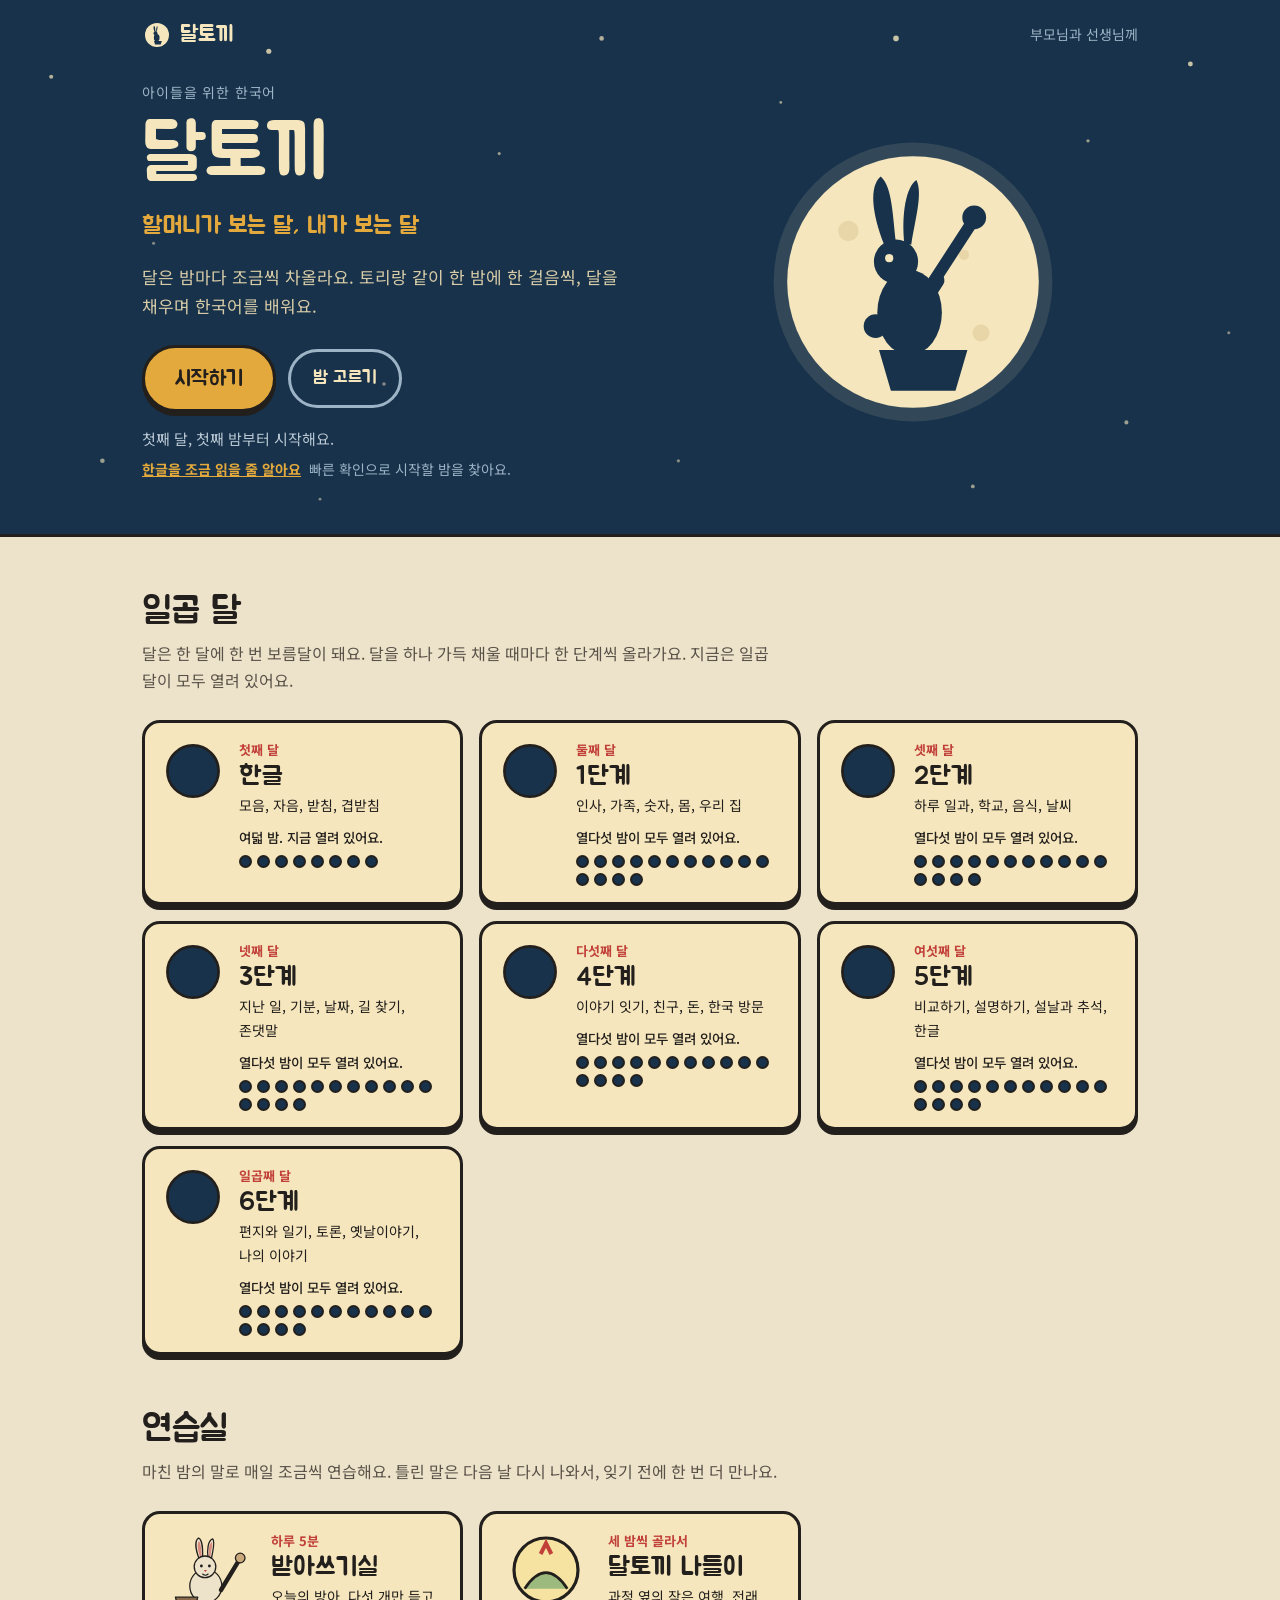
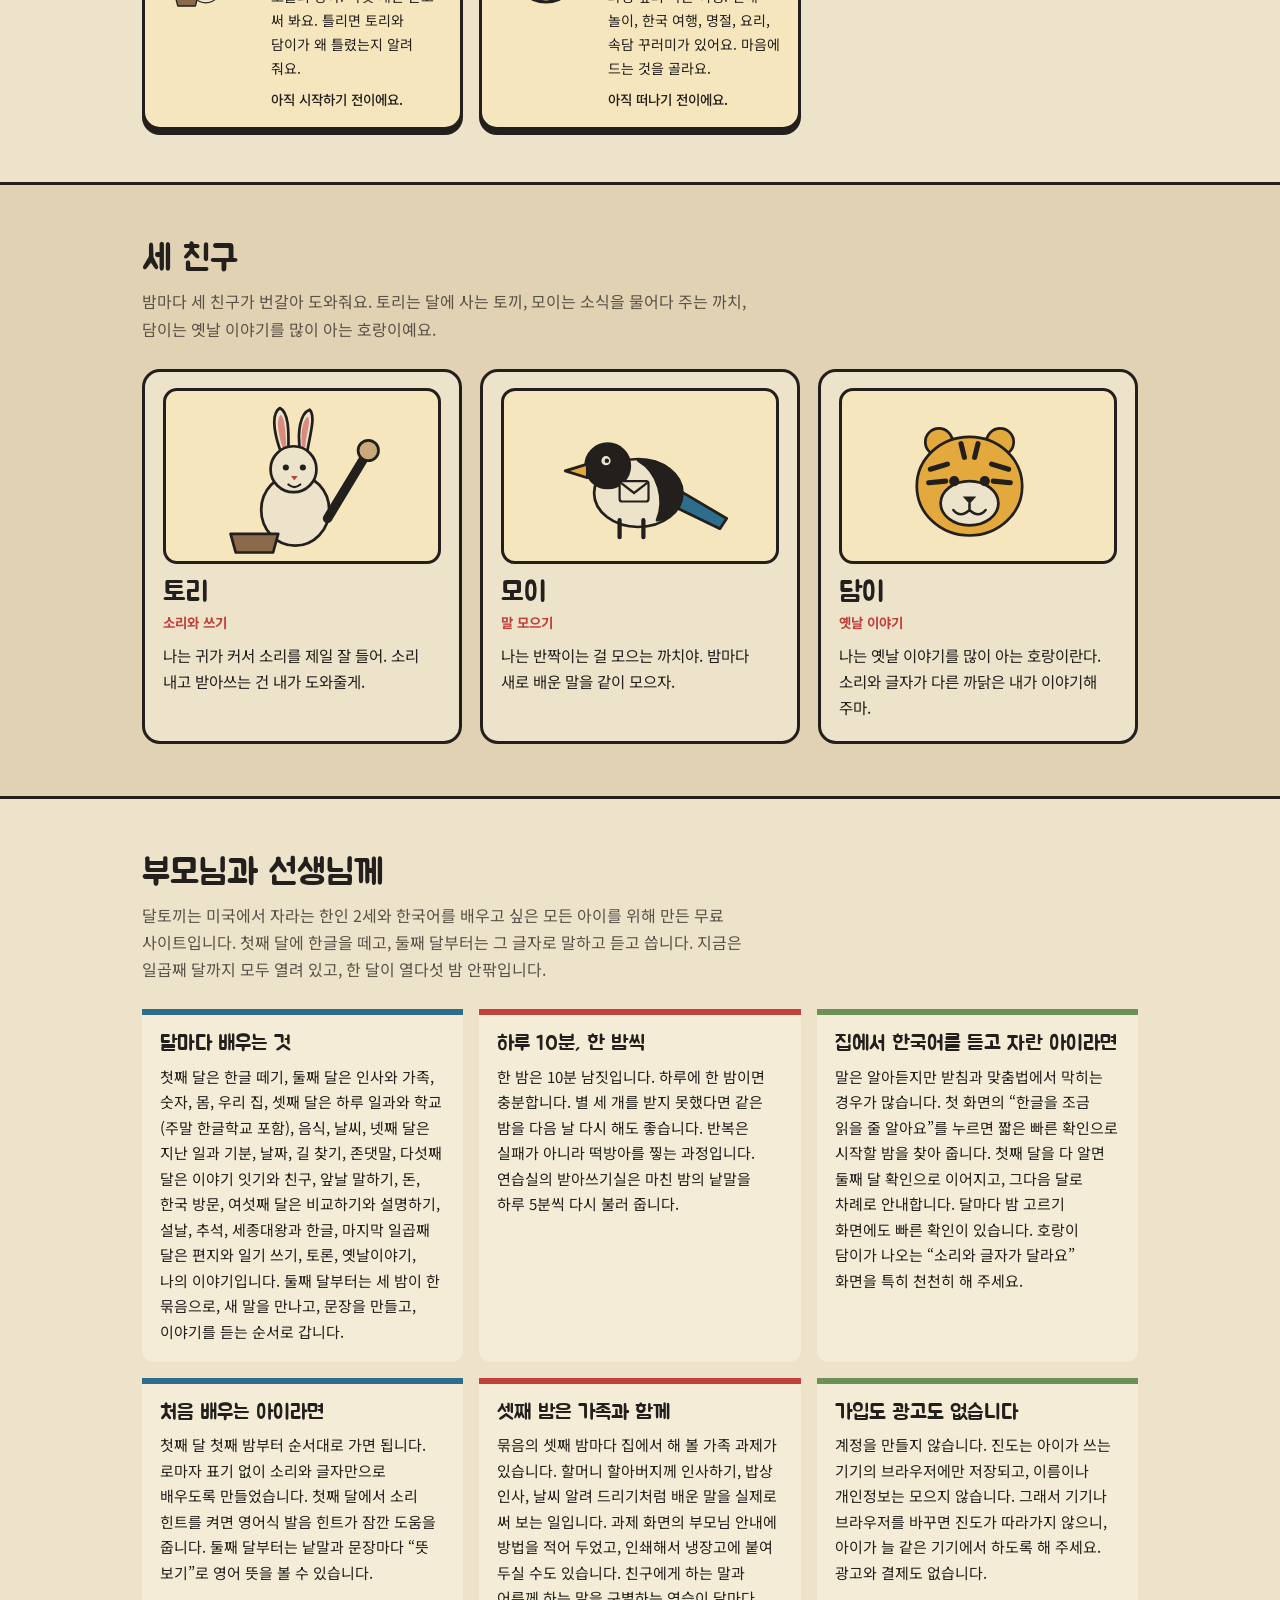
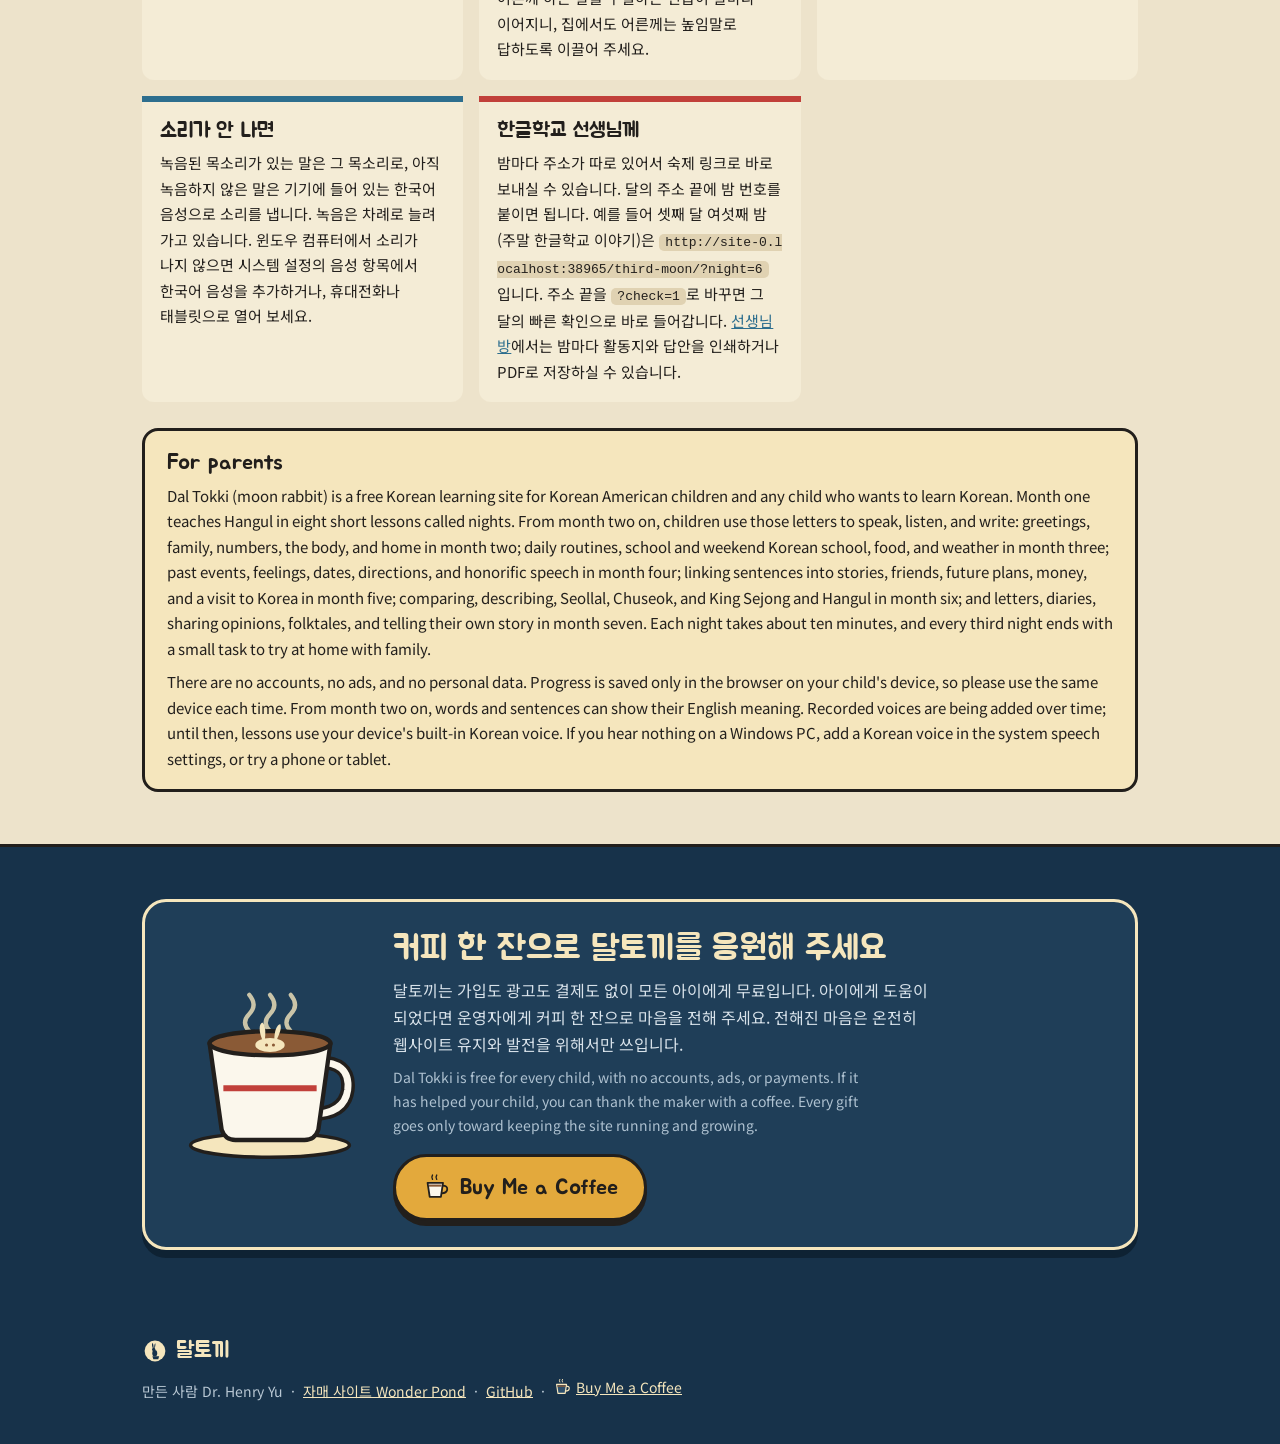
<file: index.html>
<!DOCTYPE html>
<html lang="ko">
<head>
<meta charset="utf-8">
<meta name="viewport" content="width=device-width, initial-scale=1">
<title>달토끼 - 아이들을 위한 한국어</title>
<meta name="description" content="달토끼는 한인 2세와 한국어를 배우고 싶은 아이들을 위한 무료 한국어 학습 사이트입니다. 한글 첫 달의 여덟 밤으로 모음부터 겹받침까지 한글 떼기를 합니다. 광고 없음, 가입 없음.">
<meta property="og:title" content="달토끼 - 아이들을 위한 한국어">
<meta property="og:description" content="달이 차오르듯 밤마다 조금씩, 한국어를 배워요. 무료, 광고 없음, 가입 없음.">
<meta property="og:type" content="website">
<meta property="og:locale" content="ko_KR">
<link rel="icon" href="data:image/svg+xml,%3Csvg%20xmlns='http://www.w3.org/2000/svg'%20viewBox='0%200%20200%20200'%3E%3Ccircle%20cx='100'%20cy='100'%20r='96'%20fill='%2317324A'/%3E%3Ccircle%20cx='100'%20cy='100'%20r='74'%20fill='%23F5E6BD'/%3E%3Cg%20fill='%2317324A'%3E%3Cpath%20d='M80%20140%20L132%20140%20L125%20164%20L87%20164%20Z'/%3E%3Cellipse%20cx='98'%20cy='118'%20rx='19'%20ry='25'/%3E%3Ccircle%20cx='90'%20cy='88'%20r='13'/%3E%3Cpath%20d='M83%2078%20C76%2060%2074%2044%2081%2038%20C88%2044%2088%2062%2090%2077%20Z'/%3E%3Cpath%20d='M95%2078%20C93%2060%2096%2044%20102%2040%20C106%2048%20101%2064%2099%2078%20Z'/%3E%3C/g%3E%3C/svg%3E">
<link rel="preconnect" href="https://fonts.googleapis.com">
<link rel="preconnect" href="https://fonts.gstatic.com" crossorigin>
<link href="https://fonts.googleapis.com/css2?family=Jua&family=Noto+Sans+KR:wght@400;500;700&display=swap" rel="stylesheet">
<style>
:root{
  --meok:#221F1C; --hanji:#EDE3CB; --hanji-deep:#E0D2B2;
  --gamcheong:#17324A; --byeok:#2D6E8E; --juhong:#C1403A;
  --hwang:#E3A93C; --ssuk:#6E8F58; --dalbit:#F5E6BD;
  --display:'Jua',sans-serif; --text:'Noto Sans KR',sans-serif;
}
*{box-sizing:border-box}
html{scroll-behavior:smooth}
body{word-break:keep-all;overflow-wrap:anywhere;margin:0;background:var(--hanji);color:var(--meok);font-family:var(--text);line-height:1.7}
a{color:var(--byeok)}
a:focus-visible,button:focus-visible{outline:3px solid var(--hwang);outline-offset:3px}
.wrap{max-width:1040px;margin:0 auto;padding:0 22px}
h1,h2,h3{font-family:var(--display);font-weight:400;line-height:1.25}

/* 밤하늘 */
.sky{background:var(--gamcheong);color:var(--dalbit);position:relative;overflow:hidden;
  border-bottom:3px solid var(--meok)}
.sky .stars{position:absolute;inset:0;pointer-events:none}
.top{display:flex;align-items:center;justify-content:space-between;padding-top:16px;position:relative}
.brand{display:flex;align-items:center;gap:8px;color:var(--dalbit);text-decoration:none;
  font-family:var(--display);font-size:22px}
.top a.plink{color:#9DB4C6;font-size:14px;text-decoration:none}
.top a.plink:hover{color:var(--dalbit)}
.hero{display:grid;grid-template-columns:1.15fr 1fr;gap:28px;align-items:center;
  padding-top:28px;padding-bottom:52px;position:relative}
.kicker{margin:0;font-size:14px;color:#9DB4C6;letter-spacing:.06em}
.hero h1{font-size:76px;margin:2px 0 0;color:var(--dalbit)}
.slogan{font-family:var(--display);font-size:24px;color:var(--hwang);margin:4px 0 16px}
.hero .lede{font-size:17px;color:#D8CCA8;max-width:34em;margin:0 0 24px}
.cta{display:flex;gap:12px;flex-wrap:wrap;align-items:center}
.btn{font-family:var(--display);font-size:21px;padding:13px 30px;border-radius:999px;
  border:3px solid var(--meok);background:var(--hwang);color:var(--meok);text-decoration:none;
  display:inline-block;box-shadow:0 4px 0 var(--meok);transition:transform .1s, box-shadow .1s}
.btn:hover{transform:translateY(-2px);box-shadow:0 6px 0 var(--meok)}
.btn:active{transform:translateY(2px);box-shadow:0 2px 0 var(--meok)}
.btn.ghost{background:transparent;color:var(--dalbit);border-color:#9DB4C6;box-shadow:none;font-size:18px;padding:11px 22px}
.btn.ghost:hover{border-color:var(--dalbit);transform:none}
.cta-note{margin:14px 0 0;font-size:15px;color:#B9C8D4;min-height:1.5em}
.checklink{margin:6px 0 0;font-size:14px;color:#9DB4C6}
.checklink a{color:var(--hwang);font-weight:700}
.hero-art{display:flex;justify-content:center}
.hero-art svg{width:100%;max-width:340px;height:auto;display:block}
.pestle{transform-box:view-box;animation:pound .5s ease-in-out .6s 4}
@keyframes pound{0%,100%{transform:translate(0,0)}50%{transform:translate(-5px,8px)}}

/* 섹션 공통 */
section{padding:52px 0}
section h2{font-size:36px;margin:0 0 6px}
.sec-lede{margin:0 0 26px;color:#5A5248;max-width:40em;font-size:16px}

/* 일곱 달 */
.month-grid{display:grid;grid-template-columns:repeat(auto-fill,minmax(250px,1fr));gap:16px}
.month{display:flex;gap:14px;align-items:flex-start;border:3px solid var(--meok);border-radius:18px;
  padding:16px;background:var(--dalbit);text-decoration:none;color:var(--meok);position:relative}
a.month{box-shadow:0 5px 0 var(--meok);transition:transform .1s, box-shadow .1s}
a.month:hover{transform:translateY(-3px);box-shadow:0 8px 0 var(--meok)}
.month.locked{background:var(--hanji-deep);border-style:dashed;border-color:#8C7F63;color:#5A5248}
.month .mm{flex:0 0 64px}
.month .mm svg{display:block;width:64px;height:64px}
.month.locked .mm svg{opacity:1}
.mlabel{display:block;font-size:13px;font-weight:700;color:var(--juhong)}
.month.locked .mlabel{color:#8C7F63}
.month b{display:block;font-family:var(--display);font-weight:400;font-size:26px;line-height:1.2}
.topics{display:block;font-size:14px;margin-top:2px}
.status{display:block;font-size:13.5px;margin-top:8px;font-weight:500}
.soon{display:inline-block;margin-top:8px;font-size:12px;border:2px solid #8C7F63;border-radius:999px;padding:0 10px}
.nights{display:flex;flex-wrap:wrap;gap:5px;margin-top:6px}
.nights i{width:13px;height:13px;border-radius:50%;border:2px solid var(--meok);background:var(--gamcheong)}
.nights i.on{background:var(--hwang)}
.nights i.pass{background:var(--dalbit)}

.rooms{padding-top:0}
.room-grid{display:grid;grid-template-columns:repeat(auto-fill,minmax(300px,1fr));gap:16px}
.room .mm{flex:0 0 96px}
.room .mm svg{display:block;width:96px;height:80px}

/* 세 친구 */
.friends{background:var(--hanji-deep);border-top:3px solid var(--meok);border-bottom:3px solid var(--meok)}
.cast{display:grid;grid-template-columns:repeat(3,1fr);gap:18px}
.friend{background:var(--hanji);border:3px solid var(--meok);border-radius:18px;padding:16px 18px 20px}
.friend .fig{background:var(--dalbit);border:3px solid var(--meok);border-radius:14px;margin-bottom:12px}
.friend .fig svg{display:block;width:100%;height:auto;max-height:170px}
.friend h3{font-size:28px;margin:0}
.friend .role{font-size:13.5px;font-weight:700;color:var(--juhong);margin:0 0 8px}
.friend p{margin:0;font-size:15.5px}

/* 부모님과 선생님께 */
.pgrid{display:grid;grid-template-columns:repeat(auto-fill,minmax(300px,1fr));gap:16px}
.pgrid article{border-top:6px solid var(--meok);background:#F4ECD6;padding:16px 18px 18px;border-radius:0 0 12px 12px}
.pgrid article:nth-child(3n+1){border-top-color:var(--byeok)}
.pgrid article:nth-child(3n+2){border-top-color:var(--juhong)}
.pgrid article:nth-child(3n){border-top-color:var(--ssuk)}
.pgrid h3{font-size:21px;margin:0 0 6px}
.pgrid p{margin:0;font-size:15px}
.pgrid code{font-size:13px;background:var(--hanji-deep);padding:1px 6px;border-radius:5px;word-break:break-all}
.en{margin-top:26px;border:3px solid var(--meok);border-radius:16px;background:var(--dalbit);padding:18px 22px}
.en h3{margin:0 0 6px;font-size:22px}
.en p{margin:0 0 8px;font-size:15px}
.en p:last-child{margin:0}

.envnote{background:#FBF3DC;border-bottom:3px solid var(--meok);border-left:8px solid var(--juhong);padding:12px 18px}
.envnote b{display:block;font-family:var(--display);font-weight:400;font-size:18px;line-height:1.3}
.envnote p{margin:2px 0 8px;font-size:14.5px;max-width:48em}
.envnote .row{display:flex;gap:8px;flex-wrap:wrap}
.envnote a,.envnote button{font-size:14px;border:2px solid var(--meok);border-radius:999px;background:#fff;
  padding:5px 14px;color:var(--meok);text-decoration:none;font-family:var(--text);cursor:pointer}
.envnote .primary{background:var(--hwang)}
footer{background:var(--gamcheong);color:#B9C8D4;padding:30px 0 40px;font-size:14px}
footer a{color:var(--dalbit)}
footer .fb{display:flex;align-items:center;gap:8px;font-family:var(--display);font-size:22px;color:var(--dalbit);margin-bottom:6px}
footer p{margin:4px 0}

@media (max-width:760px){
  .hero{grid-template-columns:1fr;padding-top:10px;padding-bottom:40px}
  .hero-art{order:-1}
  .hero-art svg{max-width:210px}
  .hero h1{font-size:58px}
  .slogan{font-size:20px}
  .cast{grid-template-columns:1fr}
  .friend{display:grid;grid-template-columns:120px 1fr;gap:14px;align-items:center}
  .friend .fig{margin:0}
  section h2{font-size:30px}
  .month-grid{grid-template-columns:1fr 1fr;gap:10px}
  .month:not(.locked){grid-column:1 / -1}
  .month.locked{flex-direction:column;gap:6px;padding:12px}
  .month.locked .mm{flex-basis:auto}
  .month.locked .mm svg{width:34px;height:34px}
  .month.locked b{font-size:20px}
  .month.locked .topics{font-size:12.5px;line-height:1.5}
  .month.locked .soon{margin-top:6px}
}
/* ---- 응원하기: 커피 한 잔 ---- */
.support{background:var(--gamcheong);border-top:3px solid var(--meok);color:var(--dalbit)}
.scard{display:grid;grid-template-columns:auto 1fr;gap:28px;align-items:center;background:#1F3E58;border:3px solid var(--dalbit);
  border-radius:24px;padding:26px 30px;box-shadow:0 8px 0 #0E2233}
.scard .cup{width:190px;height:auto;display:block}
.scard .cup .steam{animation:steam 3.2s ease-in-out infinite;transform-origin:center}
.scard .cup .steam:nth-of-type(2){animation-delay:.8s}.scard .cup .steam:nth-of-type(3){animation-delay:1.6s}
@keyframes steam{0%{opacity:0;transform:translateY(6px)}40%{opacity:.9}100%{opacity:0;transform:translateY(-10px)}}
.scard h2{color:var(--dalbit);font-size:34px;margin:0 0 6px}
.scard p{margin:0 0 8px;font-size:16px;color:#D8E2EA;max-width:34em}
.scard .sen{font-size:14px;color:#AFC2D1;margin-bottom:16px}
.coffeebtn{display:inline-flex;align-items:center;gap:10px;font-family:var(--display);font-size:22px;text-decoration:none;
  color:var(--meok);background:var(--hwang);border:3px solid var(--meok);border-radius:999px;padding:12px 26px;box-shadow:0 5px 0 var(--meok)}
.coffeebtn:hover{background:#F0BC52}
.coffeebtn:active{transform:translateY(3px);box-shadow:0 2px 0 var(--meok)}
.coffeebtn svg{width:28px;height:28px}
footer .coffeelink{display:inline-flex;align-items:center;gap:5px}
footer .coffeelink svg{width:18px;height:18px;vertical-align:-3px}
@media (max-width:760px){.scard{grid-template-columns:1fr;text-align:center;padding:22px 18px}.scard .cup{margin:0 auto;width:150px}.scard p{margin-left:auto;margin-right:auto}}
@media (prefers-reduced-motion: reduce){*{animation:none !important;transition:none !important}html{scroll-behavior:auto}}
</style>
</head>
<body>

<div id="envNote" class="envnote" role="region" aria-label="소리 안내" hidden></div>

<header class="sky">
  <svg class="stars" aria-hidden="true" preserveAspectRatio="none" viewBox="0 0 1000 420">
    <g fill="#F5E6BD">
      <circle cx="40" cy="60" r="1.6" opacity=".7"/><circle cx="120" cy="190" r="1.2" opacity=".5"/>
      <circle cx="210" cy="40" r="2" opacity=".8"/><circle cx="300" cy="300" r="1.4" opacity=".5"/>
      <circle cx="390" cy="120" r="1.2" opacity=".6"/><circle cx="470" cy="30" r="1.8" opacity=".7"/>
      <circle cx="530" cy="360" r="1.3" opacity=".5"/><circle cx="610" cy="80" r="1.1" opacity=".6"/>
      <circle cx="700" cy="30" r="2.2" opacity=".8"/><circle cx="760" cy="380" r="1.5" opacity=".6"/>
      <circle cx="850" cy="110" r="1.3" opacity=".6"/><circle cx="930" cy="50" r="1.9" opacity=".8"/>
      <circle cx="960" cy="260" r="1.2" opacity=".5"/><circle cx="80" cy="360" r="1.8" opacity=".6"/>
      <circle cx="250" cy="390" r="1.1" opacity=".5"/><circle cx="880" cy="330" r="1.6" opacity=".6"/>
    </g>
  </svg>

  <div class="wrap top">
    <a class="brand" href="./" aria-label="달토끼 처음 화면">
      <svg width="30" height="30" viewBox="0 0 200 200" aria-hidden="true"><circle cx="100" cy="100" r="80" fill="#F5E6BD"/>
        <g fill="#17324A"><path d="M80 140 L132 140 L125 164 L87 164 Z"/><ellipse cx="98" cy="118" rx="19" ry="25"/><circle cx="90" cy="88" r="13"/>
        <path d="M83 78 C76 60 74 44 81 38 C88 44 88 62 90 77 Z"/><path d="M95 78 C93 60 96 44 102 40 C106 48 101 64 99 78 Z"/></g></svg>
      달토끼
    </a>
    <a class="plink" href="#parents">부모님과 선생님께</a>
  </div>

  <div class="wrap hero">
    <div class="hero-text">
      <p class="kicker">아이들을 위한 한국어</p>
      <h1>달토끼</h1>
      <p class="slogan">할머니가 보는 달, 내가 보는 달</p>
      <p class="lede">달은 밤마다 조금씩 차올라요. 토리랑 같이 한 밤에 한 걸음씩, 달을 채우며 한국어를 배워요.</p>
      <div class="cta">
        <a class="btn" id="ctaMain" href="first-moon/">시작하기</a>
        <a class="btn ghost" href="first-moon/">밤 고르기</a>
      </div>
      <p class="cta-note" id="ctaNote" aria-live="polite">첫째 달, 첫째 밤부터 시작해요.</p>
      <p class="checklink" id="checkLink"><a href="first-moon/?check=1">한글을 조금 읽을 줄 알아요</a> &nbsp;빠른 확인으로 시작할 밤을 찾아요.</p>
    </div>
    <div class="hero-art">
      <svg viewBox="0 0 200 200" role="img" aria-label="보름달 안에서 떡방아를 찧는 토끼">
        <circle cx="100" cy="100" r="82" fill="#F5E6BD" opacity=".12"/>
        <circle cx="100" cy="100" r="74" fill="#F5E6BD"/>
        <g fill="#E3D0A0" opacity=".7"><circle cx="62" cy="70" r="6"/><circle cx="140" cy="130" r="5"/><circle cx="130" cy="84" r="3"/></g>
        <g fill="#17324A">
          <path d="M80 140 L132 140 L125 164 L87 164 Z"/>
          <ellipse cx="98" cy="118" rx="19" ry="25"/>
          <circle cx="78" cy="126" r="7"/>
          <circle cx="90" cy="88" r="13"/>
          <path d="M83 78 C76 60 74 44 81 38 C88 44 88 62 90 77 Z"/>
          <path d="M95 78 C93 60 96 44 102 40 C106 48 101 64 99 78 Z"/>
        </g>
        <g class="pestle">
          <g stroke="#17324A" stroke-linecap="round" fill="none">
            <path d="M105 113 L114 99" stroke-width="9"/>
            <path d="M108 106 L134 66" stroke-width="7"/>
          </g>
          <circle cx="136" cy="62" r="7" fill="#17324A"/>
        </g>
        <circle cx="86" cy="86" r="2.4" fill="#F5E6BD"/>
      </svg>
    </div>
  </div>
</header>

<main>
  <section aria-labelledby="monthsTitle">
    <div class="wrap">
      <h2 id="monthsTitle">일곱 달</h2>
      <p class="sec-lede">달은 한 달에 한 번 보름달이 돼요. 달을 하나 가득 채울 때마다 한 단계씩 올라가요. 지금은 일곱 달이 모두 열려 있어요.</p>
      <div class="month-grid" id="monthGrid">
        <noscript><a class="month" href="first-moon/"><span><span class="mlabel">첫째 달</span><b>한글</b><span class="topics">모음, 자음, 받침, 겹받침</span></span></a></noscript>
      </div>
    </div>
  </section>

  <section class="rooms" aria-labelledby="roomsTitle">
    <div class="wrap">
      <h2 id="roomsTitle">연습실</h2>
      <p class="sec-lede">마친 밤의 말로 매일 조금씩 연습해요. 틀린 말은 다음 날 다시 나와서, 잊기 전에 한 번 더 만나요.</p>
      <div class="room-grid">
        <a class="month room" href="dictation/" id="roomDict">
          <div class="mm" id="roomDictFig"></div>
          <div><span class="mlabel">하루 5분</span><b>받아쓰기실</b>
            <span class="topics">오늘의 방아. 다섯 개만 듣고 써 봐요. 틀리면 토리와 담이가 왜 틀렸는지 알려 줘요.</span>
            <span class="status" id="dictStatus"></span></div>
        </a>
        <a class="month room" href="outings/" id="roomOut">
          <div class="mm" id="roomOutFig"></div>
          <div><span class="mlabel">세 밤씩 골라서</span><b>달토끼 나들이</b>
            <span class="topics">과정 옆의 작은 여행. 전래 놀이, 한국 여행, 명절, 요리, 속담 꾸러미가 있어요. 마음에 드는 것을 골라요.</span>
            <span class="status" id="outStatus"></span></div>
        </a>
      </div>
    </div>
  </section>

  <section class="friends" aria-labelledby="friendsTitle">
    <div class="wrap">
      <h2 id="friendsTitle">세 친구</h2>
      <p class="sec-lede">밤마다 세 친구가 번갈아 도와줘요. 토리는 달에 사는 토끼, 모이는 소식을 물어다 주는 까치, 담이는 옛날 이야기를 많이 아는 호랑이예요.</p>
      <div class="cast" id="cast"></div>
    </div>
  </section>

  <section id="parents" aria-labelledby="parentsTitle">
    <div class="wrap">
      <h2 id="parentsTitle">부모님과 선생님께</h2>
      <p class="sec-lede">달토끼는 미국에서 자라는 한인 2세와 한국어를 배우고 싶은 모든 아이를 위해 만든 무료 사이트입니다. 첫째 달에 한글을 떼고, 둘째 달부터는 그 글자로 말하고 듣고 씁니다. 지금은 일곱째 달까지 모두 열려 있고, 한 달이 열다섯 밤 안팎입니다.</p>
      <div class="pgrid">
        <article>
          <h3>달마다 배우는 것</h3>
          <p>첫째 달은 한글 떼기, 둘째 달은 인사와 가족, 숫자, 몸, 우리 집, 셋째 달은 하루 일과와 학교(주말 한글학교 포함), 음식, 날씨, 넷째 달은 지난 일과 기분, 날짜, 길 찾기, 존댓말, 다섯째 달은 이야기 잇기와 친구, 앞날 말하기, 돈, 한국 방문, 여섯째 달은 비교하기와 설명하기, 설날, 추석, 세종대왕과 한글, 마지막 일곱째 달은 편지와 일기 쓰기, 토론, 옛날이야기, 나의 이야기입니다. 둘째 달부터는 세 밤이 한 묶음으로, 새 말을 만나고, 문장을 만들고, 이야기를 듣는 순서로 갑니다.</p>
        </article>
        <article>
          <h3>하루 10분, 한 밤씩</h3>
          <p>한 밤은 10분 남짓입니다. 하루에 한 밤이면 충분합니다. 별 세 개를 받지 못했다면 같은 밤을 다음 날 다시 해도 좋습니다. 반복은 실패가 아니라 떡방아를 찧는 과정입니다. 연습실의 받아쓰기실은 마친 밤의 낱말을 하루 5분씩 다시 불러 줍니다.</p>
        </article>
        <article>
          <h3>집에서 한국어를 듣고 자란 아이라면</h3>
          <p>말은 알아듣지만 받침과 맞춤법에서 막히는 경우가 많습니다. 첫 화면의 “한글을 조금 읽을 줄 알아요”를 누르면 짧은 빠른 확인으로 시작할 밤을 찾아 줍니다. 첫째 달을 다 알면 둘째 달 확인으로 이어지고, 그다음 달로 차례로 안내합니다. 달마다 밤 고르기 화면에도 빠른 확인이 있습니다. 호랑이 담이가 나오는 “소리와 글자가 달라요” 화면을 특히 천천히 해 주세요.</p>
        </article>
        <article>
          <h3>처음 배우는 아이라면</h3>
          <p>첫째 달 첫째 밤부터 순서대로 가면 됩니다. 로마자 표기 없이 소리와 글자만으로 배우도록 만들었습니다. 첫째 달에서 소리 힌트를 켜면 영어식 발음 힌트가 잠깐 도움을 줍니다. 둘째 달부터는 낱말과 문장마다 “뜻 보기”로 영어 뜻을 볼 수 있습니다.</p>
        </article>
        <article>
          <h3>셋째 밤은 가족과 함께</h3>
          <p>묶음의 셋째 밤마다 집에서 해 볼 가족 과제가 있습니다. 할머니 할아버지께 인사하기, 밥상 인사, 날씨 알려 드리기처럼 배운 말을 실제로 써 보는 일입니다. 과제 화면의 부모님 안내에 방법을 적어 두었고, 인쇄해서 냉장고에 붙여 두실 수도 있습니다. 친구에게 하는 말과 어른께 하는 말을 구별하는 연습이 달마다 이어지니, 집에서도 어른께는 높임말로 답하도록 이끌어 주세요.</p>
        </article>
        <article>
          <h3>가입도 광고도 없습니다</h3>
          <p>계정을 만들지 않습니다. 진도는 아이가 쓰는 기기의 브라우저에만 저장되고, 이름이나 개인정보는 모으지 않습니다. 그래서 기기나 브라우저를 바꾸면 진도가 따라가지 않으니, 아이가 늘 같은 기기에서 하도록 해 주세요. 광고와 결제도 없습니다.</p>
        </article>
        <article>
          <h3>소리가 안 나면</h3>
          <p>녹음된 목소리가 있는 말은 그 목소리로, 아직 녹음하지 않은 말은 기기에 들어 있는 한국어 음성으로 소리를 냅니다. 녹음은 차례로 늘려 가고 있습니다. 윈도우 컴퓨터에서 소리가 나지 않으면 시스템 설정의 음성 항목에서 한국어 음성을 추가하거나, 휴대전화나 태블릿으로 열어 보세요.</p>
        </article>
        <article>
          <h3>한글학교 선생님께</h3>
          <p>밤마다 주소가 따로 있어서 숙제 링크로 바로 보내실 수 있습니다. 달의 주소 끝에 밤 번호를 붙이면 됩니다. 예를 들어 셋째 달 여섯째 밤(주말 한글학교 이야기)은 <code id="exampleLink">third-moon/?night=6</code> 입니다. 주소 끝을 <code>?check=1</code>로 바꾸면 그 달의 빠른 확인으로 바로 들어갑니다. <a href="teacher/">선생님 방</a>에서는 밤마다 활동지와 답안을 인쇄하거나 PDF로 저장하실 수 있습니다.</p>
        </article>
      </div>

      <div class="en" lang="en">
        <h3>For parents</h3>
        <p>Dal Tokki (moon rabbit) is a free Korean learning site for Korean American children and any child who wants to learn Korean. Month one teaches Hangul in eight short lessons called nights. From month two on, children use those letters to speak, listen, and write: greetings, family, numbers, the body, and home in month two; daily routines, school and weekend Korean school, food, and weather in month three; past events, feelings, dates, directions, and honorific speech in month four; linking sentences into stories, friends, future plans, money, and a visit to Korea in month five; comparing, describing, Seollal, Chuseok, and King Sejong and Hangul in month six; and letters, diaries, sharing opinions, folktales, and telling their own story in month seven. Each night takes about ten minutes, and every third night ends with a small task to try at home with family.</p>
        <p>There are no accounts, no ads, and no personal data. Progress is saved only in the browser on your child's device, so please use the same device each time. From month two on, words and sentences can show their English meaning. Recorded voices are being added over time; until then, lessons use your device's built-in Korean voice. If you hear nothing on a Windows PC, add a Korean voice in the system speech settings, or try a phone or tablet.</p>
      </div>
    </div>
  </section>

  <section class="support" aria-labelledby="supportTitle">
    <div class="wrap">
      <div class="scard">
        <svg class="cup" viewBox="0 0 220 200" role="img" aria-label="달토끼 라테 아트가 올라간 커피 한 잔">
          <path class="steam" d="M86 50 Q76 40 86 30 Q96 20 86 8" stroke="#F5E6BD" stroke-width="5" fill="none" stroke-linecap="round" opacity=".8"/>
          <path class="steam" d="M110 50 Q100 40 110 30 Q120 20 110 8" stroke="#F5E6BD" stroke-width="5" fill="none" stroke-linecap="round" opacity=".8"/>
          <path class="steam" d="M134 50 Q124 40 134 30 Q144 20 134 8" stroke="#F5E6BD" stroke-width="5" fill="none" stroke-linecap="round" opacity=".8"/>
          <ellipse cx="110" cy="182" rx="92" ry="14" fill="#F5E6BD" stroke="#221F1C" stroke-width="4"/>
          <path d="M162 86 Q204 84 200 118 Q196 146 158 146" fill="none" stroke="#221F1C" stroke-width="16" stroke-linecap="round"/>
          <path d="M162 86 Q204 84 200 118 Q196 146 158 146" fill="none" stroke="#FBF7EC" stroke-width="8" stroke-linecap="round"/>
          <path d="M40 64 L180 64 L166 164 Q162 176 150 176 L70 176 Q58 176 54 164 Z" fill="#FBF7EC" stroke="#221F1C" stroke-width="5" stroke-linejoin="round"/>
          <path d="M56 116 L164 116" stroke="#C1403A" stroke-width="7"/>
          <ellipse cx="110" cy="64" rx="70" ry="14" fill="#8A5A36" stroke="#221F1C" stroke-width="5"/>
          <g fill="#F5E6BD">
            <ellipse cx="110" cy="66" rx="17" ry="8"/>
            <path d="M101 60 C97 50 97 42 101 40 C105 42 105 52 104 60 Z"/><path d="M115 60 C115 50 118 42 122 42 C124 48 120 54 118 60 Z"/>
          </g>
          <circle cx="106" cy="66" r="1.8" fill="#8A5A36"/><circle cx="114" cy="66" r="1.8" fill="#8A5A36"/>
        </svg>
        <div>
          <h2 id="supportTitle">커피 한 잔으로 달토끼를 응원해 주세요</h2>
          <p>달토끼는 가입도 광고도 결제도 없이 모든 아이에게 무료입니다. 아이에게 도움이 되었다면 운영자에게 커피 한 잔으로 마음을 전해 주세요. 전해진 마음은 온전히 웹사이트 유지와 발전을 위해서만 쓰입니다.</p>
          <p class="sen" lang="en">Dal Tokki is free for every child, with no accounts, ads, or payments. If it has helped your child, you can thank the maker with a coffee. Every gift goes only toward keeping the site running and growing.</p>
          <a class="coffeebtn" href="https://buymeacoffee.com/henryyu" target="_blank" rel="noopener"><svg viewBox="0 0 40 40" aria-hidden="true"><path d="M8 14 L30 14 L27 34 L11 34 Z" fill="#FBF7EC" stroke="#221F1C" stroke-width="2.6" stroke-linejoin="round"/><path d="M29 18 Q37 18 36 24 Q35 29 28 29" fill="none" stroke="#221F1C" stroke-width="2.6"/><path d="M10 18 L28 18" stroke="#8A5A36" stroke-width="3"/><path d="M15 9 Q13 6 15 3 M21 9 Q19 6 21 3" stroke="#221F1C" stroke-width="2" fill="none" stroke-linecap="round"/></svg>Buy Me a Coffee</a>
        </div>
      </div>
    </div>
  </section>
</main>

<footer>
  <div class="wrap">
    <div class="fb">
      <svg width="26" height="26" viewBox="0 0 200 200" aria-hidden="true"><circle cx="100" cy="100" r="80" fill="#F5E6BD"/>
        <g fill="#17324A"><path d="M80 140 L132 140 L125 164 L87 164 Z"/><ellipse cx="98" cy="118" rx="19" ry="25"/><circle cx="90" cy="88" r="13"/>
        <path d="M83 78 C76 60 74 44 81 38 C88 44 88 62 90 77 Z"/><path d="M95 78 C93 60 96 44 102 40 C106 48 101 64 99 78 Z"/></g></svg>
      달토끼
    </div>
    <p>만든 사람 Dr. Henry Yu &nbsp;·&nbsp; <a href="https://wonderpond.github.io/">자매 사이트 Wonder Pond</a> &nbsp;·&nbsp; <a href="https://github.com/hyeonhoyu/daltokki">GitHub</a> &nbsp;·&nbsp; <a class="coffeelink" href="https://buymeacoffee.com/henryyu" target="_blank" rel="noopener"><svg viewBox="0 0 40 40" aria-hidden="true"><path d="M8 14 L30 14 L27 34 L11 34 Z" fill="#2D4F6C" stroke="#F5E6BD" stroke-width="2.6" stroke-linejoin="round"/><path d="M29 18 Q37 18 36 24 Q35 29 28 29" fill="none" stroke="#F5E6BD" stroke-width="2.6"/><path d="M10 18 L28 18" stroke="#8A5A36" stroke-width="3"/><path d="M15 9 Q13 6 15 3 M21 9 Q19 6 21 3" stroke="#F5E6BD" stroke-width="2" fill="none" stroke-linecap="round"/></svg>Buy Me a Coffee</a></p>
  </div>
</footer>

<script src="content/second-moon.js?v=20261030"></script>
<script src="content/third-moon.js?v=20261030"></script>
<script src="content/fourth-moon.js?v=20261030"></script>
<script src="content/fifth-moon.js?v=20261030"></script>
<script src="content/sixth-moon.js?v=20261030"></script>
<script src="content/seventh-moon.js?v=20261030"></script>
<script>
/* ---- 진도 읽기: 한글 첫 달과 같은 키를 씁니다 ---- */
const STORE_KEY = 'daltokki:v1:first-moon';
const NIGHTS = 8;
const ORD = ['첫째','둘째','셋째','넷째','다섯째','여섯째','일곱째','여덟째'];
const COUNT = ['한','두','세','네','다섯','여섯','일곱','여덟'];
const ORD2 = [...ORD, '아홉째','열째','열한째','열두째','열셋째','열넷째','열다섯째'];
const COUNT2 = [...COUNT, '아홉','열','열한','열두','열세','열네','열다섯'];

function readStars(){
  const out = {};
  try {
    const data = JSON.parse(window.localStorage.getItem(STORE_KEY) || 'null');
    if(data && data.stars && typeof data.stars === 'object'){
      for(const k in data.stars){
        const n = Number(k), v = Number(data.stars[k]);
        if(n >= 1 && n <= NIGHTS && v >= 1 && v <= 3) out[n] = Math.round(v);
      }
    }
  } catch(e) {}
  return out;
}
/* 빠른 확인이 정한 시작할 밤. 그 앞의 밤은 별 없이 "확인으로 통과"로만 셉니다. */
function readStart(){
  try {
    const data = JSON.parse(window.localStorage.getItem(STORE_KEY) || 'null');
    const v = Number(data && data.start);
    if(Number.isInteger(v) && v >= 1 && v <= NIGHTS + 1) return v;
  } catch(e) {}
  return 1;
}
const stars = readStars();
const start = readStart();
const done = Object.keys(stars).length;
let passed = 0;
for(let n = 1; n < start && n <= NIGHTS; n++){ if(!stars[n]) passed++; }
let next = 0;
for(let n = start; n <= NIGHTS; n++){ if(!stars[n]){ next = n; break; } }
const started = done > 0 || start > 1;

/* ---- 둘째 달부터: 달마다 내용 파일(content/*-moon.js)의 등록 정보로 진도를 읽습니다.
   새 달이 열리면 LATER 에 한 줄, 위의 script 에 내용 파일 한 줄을 더하면 됩니다. ---- */
const LATER = [SECOND_MOON, THIRD_MOON, FOURTH_MOON, FIFTH_MOON, SIXTH_MOON, SEVENTH_MOON];
function readUpdated(key){
  try { const d = JSON.parse(window.localStorage.getItem(key) || 'null'); return Number(d && d.updated) || 0; } catch(e) { return 0; }
}
function readMoon(M){
  const out = {stars: {}, updated: 0, start: 1};
  try {
    const d = JSON.parse(window.localStorage.getItem(M.store) || 'null');
    if(d && d.stars && typeof d.stars === 'object'){
      for(const k in d.stars){
        const n = Number(k), v = Number(d.stars[k]);
        if(n >= 1 && n <= M.total && v >= 1 && v <= 3) out.stars[n] = Math.round(v);
      }
    }
    out.updated = Number(d && d.updated) || 0;
    const st = Number(d && d.start);
    if(Number.isInteger(st) && st >= 1 && st <= M.total + 1) out.start = st;
  } catch(e) {}
  return out;
}
const later = LATER.map(M => {
  const p = readMoon(M), open = M.nights.map(x => x.n), done = Object.keys(p.stars).length;
  const next = open.find(n => !p.stars[n] && n >= p.start) || 0;
  const begun = done > 0 || p.start > 1;
  /* 남은 밤이 없음: 모든 밤이 열렸고, 다 마쳤거나 빠른 확인으로 건너뛰었을 때 */
  const full = open.length === M.total && !next && begun;
  return {M, p, open, done, next, begun, full};
});
const anyLater = later.some(x => x.begun);
/* 여러 달을 오가는 아이는 가장 최근에 한 달로 이어 갑니다. */
const recent = later.filter(x => x.begun).sort((a, b) => b.p.updated - a.p.updated)[0];
const recentWins = recent && recent.p.updated >= readUpdated(STORE_KEY);

/* ---- 달 그림: 한글 첫 달과 같은 방식 (오른쪽부터 차오름) ---- */
function moon(f, opts){
  opts = opts || {};
  const cx = 30, cy = 30, r = 24;
  const litColor = opts.done ? '#E3A93C' : '#F5E6BD';
  let lit = '';
  if(f >= 1){
    const crater = opts.done ? '#C98E26' : '#DCC894';
    lit = `<circle cx="${cx}" cy="${cy}" r="${r}" fill="${litColor}"/>
      <g fill="${crater}"><circle cx="23" cy="23" r="4.5"/><circle cx="37" cy="33" r="3.4"/>
      <circle cx="26" cy="39" r="2.6"/><circle cx="38" cy="20" r="2"/></g>`;
  } else if(f > 0){
    const rx = (r * Math.abs(1 - 2 * f)).toFixed(2);
    const sweep = f > 0.5 ? 1 : 0;
    lit = `<path d="M${cx} ${cy - r} A${r} ${r} 0 0 1 ${cx} ${cy + r} A${rx} ${r} 0 0 ${sweep} ${cx} ${cy - r} Z" fill="${litColor}"/>`;
  }
  if(opts.locked){
    return `<svg viewBox="0 0 60 60" aria-hidden="true">
      <circle cx="${cx}" cy="${cy}" r="${r}" fill="#CFC1A0" stroke="#8C7F63" stroke-width="2"/></svg>`;
  }
  return `<svg viewBox="0 0 60 60" aria-hidden="true">
    <circle cx="${cx}" cy="${cy}" r="${r}" fill="#17324A"/>${lit}
    <circle cx="${cx}" cy="${cy}" r="${r}" fill="none" stroke="#221F1C" stroke-width="2.5"/></svg>`;
}

/* ---- 첫 화면 버튼 ---- */
const cta = document.getElementById('ctaMain');
const note = document.getElementById('ctaNote');
if(started || anyLater) document.getElementById('checkLink').style.display = 'none';
const goLater = x => {
  cta.textContent = x.begun ? '이어서 하기' : x.M.name + ' 시작하기';
  cta.href = x.M.path + '?night=' + x.next;
  note.textContent = x.done
    ? x.M.name + ' ' + ORD2[x.next - 1] + ' 밤 차례예요. ' + x.M.name + '에서 ' + COUNT2[x.done - 1] + ' 밤을 마쳤어요.'
    : x.p.start > 1 ? '빠른 확인에서 ' + x.M.name + ' ' + ORD2[x.next - 1] + ' 밤부터 하기로 했어요.'
    : '앞의 달을 가득 채웠어요. 이제 ' + x.M.name + '이에요.';
};
const goDict = x => {
  cta.textContent = '받아쓰기실';
  cta.href = 'dictation/';
  const last = x || later[later.length - 1];
  note.textContent = last.full
    ? (last.done ? last.M.name + '을 다 채웠어요.' : '빠른 확인에서 ' + last.M.name + ' 말을 다 알고 있었어요.') + (last.M.final ? ' 달토끼의 일곱 달을 모두 마쳤어요! 받아쓰기실에서 날마다 복습해요.' : ' ' + last.M.nextName + '은 곧 열려요. 그동안 받아쓰기실에서 연습해요.')
    : last.M.name + '에서 지금 열린 밤을 다 마쳤어요. 다음 밤들은 곧 열려요. 그동안 받아쓰기실에서 연습해요.';
};
/* 최근 달 다음으로 할 달: 최근 달 뒤에서 남은 밤이 있는 첫 달 */
const after = x => later.slice(later.indexOf(x) + 1).find(y => y.next);
if(recentWins && recent.next){
  goLater(recent);
} else if(recentWins && !recent.next){
  const y = recent.full ? after(recent) : null;
  y ? goLater(y) : goDict(recent);
} else if(!started && !anyLater){
  cta.textContent = '시작하기';
  cta.href = 'first-moon/';
  note.textContent = '첫째 달, 첫째 밤부터 시작해요.';
} else if(next){
  cta.textContent = started ? '이어서 하기' : '첫째 달 시작하기';
  cta.href = 'first-moon/?night=' + next;
  note.textContent = done
    ? '이번엔 ' + ORD[next - 1] + ' 밤 차례예요. 지금까지 ' + COUNT[done - 1] + ' 밤을 마쳤어요.'
    : start > 1 ? '빠른 확인에서 ' + ORD[next - 1] + ' 밤부터 하기로 했어요.'
    : '첫째 달, 첫째 밤부터 시작해요.';
} else {
  /* 첫째 달을 마쳤으면, 남은 밤이 있는 첫 달로 */
  const y = later.find(x => x.next && !x.full);
  y ? goLater(y) : goDict(null);
}

/* ---- 일곱 달 ---- */
const MONTHS = [
  {name:'첫째 달',   stage:'한글',  topics:'모음, 자음, 받침, 겹받침', href:'first-moon/'},
  {name:'둘째 달',   stage:'1단계', topics:'인사, 가족, 숫자, 몸, 우리 집', href:'second-moon/'},
  {name:'셋째 달',   stage:'2단계', topics:'하루 일과, 학교, 음식, 날씨', href:'third-moon/'},
  {name:'넷째 달',   stage:'3단계', topics:'지난 일, 기분, 날짜, 길 찾기, 존댓말', href:'fourth-moon/'},
  {name:'다섯째 달', stage:'4단계', topics:'이야기 잇기, 친구, 돈, 한국 방문', href:'fifth-moon/'},
  {name:'여섯째 달', stage:'5단계', topics:'비교하기, 설명하기, 설날과 추석, 한글', href:'sixth-moon/'},
  {name:'일곱째 달', stage:'6단계', topics:'편지와 일기, 토론, 옛날이야기, 나의 이야기', href:'seventh-moon/'}
];
const grid = document.getElementById('monthGrid');
grid.innerHTML = '';
MONTHS.forEach((m, i) => {
  const open = !!m.href;
  const el = document.createElement(open ? 'a' : 'div');
  el.className = 'month' + (open ? '' : ' locked');
  if(open) el.href = m.href;
  let status = '';
  const L = i >= 1 ? later[i - 1] : null;
  if(open && L){
    const M = L.M, tw = COUNT2[M.total - 1];
    const passedN = L.open.filter(n => !L.p.stars[n] && n < L.p.start).length;
    status = L.done === M.total ? tw + ' 밤을 모두 마쳤어요.'
           : L.full ? tw + ' 밤을 모두 마쳤거나 확인으로 통과했어요.'
           : L.done ? tw + ' 밤 가운데 ' + COUNT2[L.done - 1] + ' 밤을 마쳤어요.' + (passedN ? ' ' + COUNT2[passedN - 1] + ' 밤은 확인으로 통과했어요.' : '')
           : passedN ? tw + ' 밤 가운데 ' + COUNT2[passedN - 1] + ' 밤은 확인으로 통과했어요.'
           : L.open.length === M.total ? tw + ' 밤이 모두 열려 있어요.' : tw + ' 밤. 지금은 ' + COUNT2[L.open.length - 1] + ' 밤이 열려 있어요.';
    let dots = '<div class="nights" aria-hidden="true">';
    for(let n = 1; n <= M.total; n++) dots += `<i class="${L.p.stars[n] ? 'on' : (n < L.p.start ? 'pass' : '')}"></i>`;
    dots += '</div>';
    el.innerHTML = `<div class="mm">${moon((L.done + passedN) / M.total, {done: L.done === M.total})}</div>
      <div><span class="mlabel">${m.name}</span><b>${m.stage}</b>
      <span class="topics">${m.topics}</span><span class="status">${status}</span>${dots}</div>`;
    el.setAttribute('aria-label', `${m.name}, ${m.stage}. ${status}`);
  } else if(open){
    const f = (done + passed) / NIGHTS;
    el.innerHTML = `<div class="mm">${moon(f, {done: done === NIGHTS})}</div>`;
    const parts = [];
    if(done) parts.push(COUNT[done - 1] + ' 밤을 마쳤어요.');
    if(passed) parts.push(COUNT[passed - 1] + ' 밤은 확인으로 통과했어요.');
    status = !started ? '여덟 밤. 지금 열려 있어요.'
           : done === NIGHTS ? '여덟 밤을 모두 마쳤어요.'
           : passed === NIGHTS ? '여덟 밤을 모두 확인으로 통과했어요.'
           : '여덟 밤 가운데 ' + parts.join(' ');
    let dots = '<div class="nights" aria-hidden="true">';
    for(let n = 1; n <= NIGHTS; n++) dots += `<i class="${stars[n] ? 'on' : (n < start ? 'pass' : '')}"></i>`;
    dots += '</div>';
    el.innerHTML += `<div><span class="mlabel">${m.name}</span><b>${m.stage}</b>
      <span class="topics">${m.topics}</span><span class="status">${status}</span>${dots}</div>`;
    el.setAttribute('aria-label', `${m.name}, ${m.stage}. ${status}`);
  } else {
    el.innerHTML = `<div class="mm">${moon(0, {locked: true})}</div>
      <div><span class="mlabel">${m.name}</span><b>${m.stage}</b>
      <span class="topics">${m.topics}</span><span class="soon">곧 열려요</span></div>`;
    el.setAttribute('aria-label', `${m.name}, ${m.stage}, ${m.topics}. 곧 열려요.`);
  }
  grid.append(el);
});

/* ---- 세 친구 ---- */
const FRIENDS = [
  {name:'토리', role:'소리와 쓰기', line:'나는 귀가 커서 소리를 제일 잘 들어. 소리 내고 받아쓰는 건 내가 도와줄게.',
   svg:`<svg viewBox="0 0 240 200" aria-hidden="true"><g stroke="#221F1C" stroke-width="3.2" stroke-linejoin="round">
    <path d="M96 74 C86 48 84 26 94 20 C106 26 104 54 104 74 Z" fill="#EDE3CB"/>
    <path d="M97 66 C91 48 90 32 95 28 C101 33 100 52 102 66 Z" fill="#D98B7E" stroke="none"/>
    <path d="M118 72 C114 48 118 26 129 22 C137 30 128 56 126 73 Z" fill="#EDE3CB"/>
    <path d="M120 66 C118 48 121 34 127 30 C131 37 124 52 124 66 Z" fill="#D98B7E" stroke="none"/>
    <ellipse cx="112" cy="140" rx="40" ry="42" fill="#EDE3CB"/><circle cx="110" cy="92" r="27" fill="#EDE3CB"/>
    <path d="M150 150 L196 74" stroke-width="11" stroke-linecap="round" fill="none"/>
    <circle cx="198" cy="70" r="12" fill="#C9A87C"/><path d="M36 168 L92 168 L86 190 L42 190 Z" fill="#8A6A4A"/></g>
    <circle cx="101" cy="90" r="3.6" fill="#221F1C"/><circle cx="121" cy="90" r="3.6" fill="#221F1C"/>
    <path d="M107 100 L115 100 L111 105 Z" fill="#C1403A"/>
    <path d="M104 110 q7 6 14 0" stroke="#221F1C" stroke-width="2.6" fill="none" stroke-linecap="round"/></svg>`},
  {name:'모이', role:'말 모으기', line:'나는 반짝이는 걸 모으는 까치야. 밤마다 새로 배운 말을 같이 모으자.',
   svg:`<svg viewBox="0 0 240 200" aria-hidden="true"><g stroke="#221F1C" stroke-width="3.2" stroke-linejoin="round">
    <path d="M168 118 L222 150 L214 162 L160 136 Z" fill="#2D6E8E"/><ellipse cx="118" cy="120" rx="52" ry="40" fill="#EDE3CB"/>
    <path d="M118 82 C150 82 168 100 168 122 C168 138 156 150 140 152 C150 128 142 96 118 82 Z" fill="#221F1C"/>
    <circle cx="82" cy="88" r="26" fill="#221F1C"/><path d="M58 86 L32 94 L58 102 Z" fill="#E3A93C"/>
    <path d="M96 152 L96 172 M124 152 L124 172" stroke-width="5" stroke-linecap="round"/></g>
    <circle cx="80" cy="82" r="5.4" fill="#EDE3CB"/><circle cx="81" cy="82" r="2.6" fill="#221F1C"/>
    <rect x="96" y="106" width="34" height="24" rx="3" fill="#EDE3CB" stroke="#221F1C" stroke-width="2.6"/>
    <path d="M96 107 L113 120 L130 107" fill="none" stroke="#221F1C" stroke-width="2.6"/></svg>`},
  {name:'담이', role:'옛날 이야기', line:'나는 옛날 이야기를 많이 아는 호랑이란다. 소리와 글자가 다른 까닭은 내가 이야기해 주마.',
   svg:`<svg viewBox="0 0 240 200" aria-hidden="true"><g stroke="#221F1C" stroke-width="3.2" stroke-linejoin="round">
    <circle cx="74" cy="60" r="16" fill="#E3A93C"/><circle cx="146" cy="60" r="16" fill="#E3A93C"/>
    <ellipse cx="110" cy="112" rx="62" ry="58" fill="#E3A93C"/><ellipse cx="110" cy="132" rx="34" ry="26" fill="#EDE3CB"/></g>
    <g stroke="#221F1C" stroke-width="6" stroke-linecap="round"><path d="M64 92 L84 86"/><path d="M62 108 L82 106"/>
    <path d="M156 92 L136 86"/><path d="M158 108 L138 106"/><path d="M100 62 L104 78"/><path d="M120 62 L116 78"/></g>
    <circle cx="92" cy="106" r="6" fill="#221F1C"/><circle cx="128" cy="106" r="6" fill="#221F1C"/>
    <path d="M102 124 L118 124 L110 133 Z" fill="#221F1C"/>
    <path d="M110 133 L110 140 M110 140 q-11 10 -19 0 M110 140 q11 10 19 0" stroke="#221F1C" stroke-width="3" fill="none" stroke-linecap="round"/></svg>`}
];
const cast = document.getElementById('cast');
FRIENDS.forEach(f => {
  const el = document.createElement('article');
  el.className = 'friend';
  el.innerHTML = `<div class="fig">${f.svg}</div><div><h3>${f.name}</h3><p class="role">${f.role}</p><p>${f.line}</p></div>`;
  cast.append(el);
});

/* ---- 앱 속 브라우저 안내 ----
   카카오톡, 인스타그램 같은 앱 안에서 링크를 열면 음성 합성이 되지 않습니다.
   녹음 파일(audio/manifest.json)이 올라가 있으면 앱 안에서도 소리가 나므로 안내하지 않습니다. */
(function(){
  const UA = navigator.userAgent || '';
  const ios = /iPhone|iPad|iPod/.test(UA) || (/Macintosh/.test(UA) && navigator.maxTouchPoints > 1);
  const kakao = /KAKAOTALK/i.test(UA);
  const inapp = kakao || /Instagram|FBAN|FBAV|FB_IAB|Line\/|NAVER\(inapp|DaumApps|; wv\)/i.test(UA) || (ios && !/Safari\//.test(UA));
  if(!inapp) return;
  const show = () => {
    const box = document.getElementById('envNote');
    const el = (tag, attrs, text) => { const e = document.createElement(tag); Object.assign(e, attrs || {}); if(text) e.textContent = text; return e; };
    const row = el('div', {className:'row'});
    if(kakao) row.append(el('a', {className:'primary', href:'kakaotalk://web/openExternal?url=' + encodeURIComponent(location.href)}, '다른 브라우저로 열기'));
    const copy = el('button', {}, '주소 복사');
    copy.onclick = () => {
      const done = () => { copy.textContent = '복사했어요'; };
      const fallback = () => { const t = el('textarea'); t.value = location.href; document.body.append(t); t.select();
        try { document.execCommand('copy'); done(); } catch(e) { copy.textContent = location.href; } t.remove(); };
      try { navigator.clipboard.writeText(location.href).then(done, fallback); } catch(e) { fallback(); }
    };
    const close = el('button', {}, '닫기'); close.onclick = () => { box.hidden = true; };
    row.append(copy, close);
    box.append(el('b', {}, kakao ? '카카오톡 안에서 열려 있어요' : '앱 안의 브라우저에서 열려 있어요'),
      el('p', {}, kakao
        ? '카카오톡 안의 브라우저에서는 소리가 나지 않을 수 있어요. 아래 버튼을 누르거나, 오른쪽 위 더보기 메뉴에서 \u2018다른 브라우저로 열기\u2019를 눌러 주세요.'
        : '이 화면에서는 소리가 나지 않을 수 있어요. 메뉴에서 \u2018브라우저로 열기\u2019를 누르거나, 주소를 복사해서 ' + (ios ? '사파리' : '크롬') + '에 붙여 넣어 주세요.'),
      row);
    box.hidden = false;
  };
  try {
    fetch('audio/manifest.json', {cache:'no-cache'}).then(r => r.ok ? r.json() : null)
      .then(j => { if(!(j && j.clips && j.complete)) show(); }, show);
  } catch(e) { show(); }
})();

/* ---- 받아쓰기실 카드 ---- */
(function(){
  const fig = document.getElementById('roomDictFig');
  if(fig && FRIENDS[0]) fig.innerHTML = FRIENDS[0].svg;
  let d = null;
  try { d = JSON.parse(window.localStorage.getItem('daltokki:v1:dictation') || 'null'); } catch(e) {}
  const now = new Date();
  const today = now.getFullYear() + '-' + String(now.getMonth() + 1).padStart(2, '0') + '-' + String(now.getDate()).padStart(2, '0');
  const st = document.getElementById('dictStatus');
  if(!st) return;
  if(d && d.last === today) st.textContent = '오늘 방아를 찧었어요. 지금까지 ' + (Number(d.days) || 1) + '번.';
  else if(d && Number(d.days) > 0) st.textContent = '지금까지 ' + Number(d.days) + '번 방아를 찧었어요. 오늘도 해 볼까요?';
  else st.textContent = '아직 시작하기 전이에요.';
})();

/* 나들이 카드: 다녀온 밤 수를 보여 줍니다 */
(() => {
  const st = document.getElementById('outStatus');
  const fig = document.getElementById('roomOutFig');
  if(fig) fig.innerHTML = '<svg viewBox="0 0 60 60" width="60" height="60" aria-hidden="true"><circle cx="30" cy="30" r="24" fill="#F6E3A1" stroke="#221F1C" stroke-width="2.4"/><path d="M14 44 Q30 20 46 44" fill="#9DBA7E" stroke="#221F1C" stroke-width="2"/><path d="M26 18 l4 -8 l4 8" stroke="#C1403A" stroke-width="3" fill="none"/></svg>';
  if(!st) return;
  let n = 0;
  try { const d = JSON.parse(localStorage.getItem('daltokki:v1:outings') || 'null'); n = d && d.stars ? Object.keys(d.stars).length : 0; } catch(e) {}
  st.textContent = n ? '지금까지 ' + n + '밤 다녀왔어요.' : '아직 떠나기 전이에요.';
})();

/* 숙제 링크 예시를 실제 주소로 보여 줍니다 */
try {
  const base = location.origin && location.origin.startsWith('http') ? location.origin + location.pathname.replace(/index\.html$/, '') : '';
  if(base) document.getElementById('exampleLink').textContent = base + 'third-moon/?night=6';
} catch(e) {}
</script>
</body>
</html>
</file>
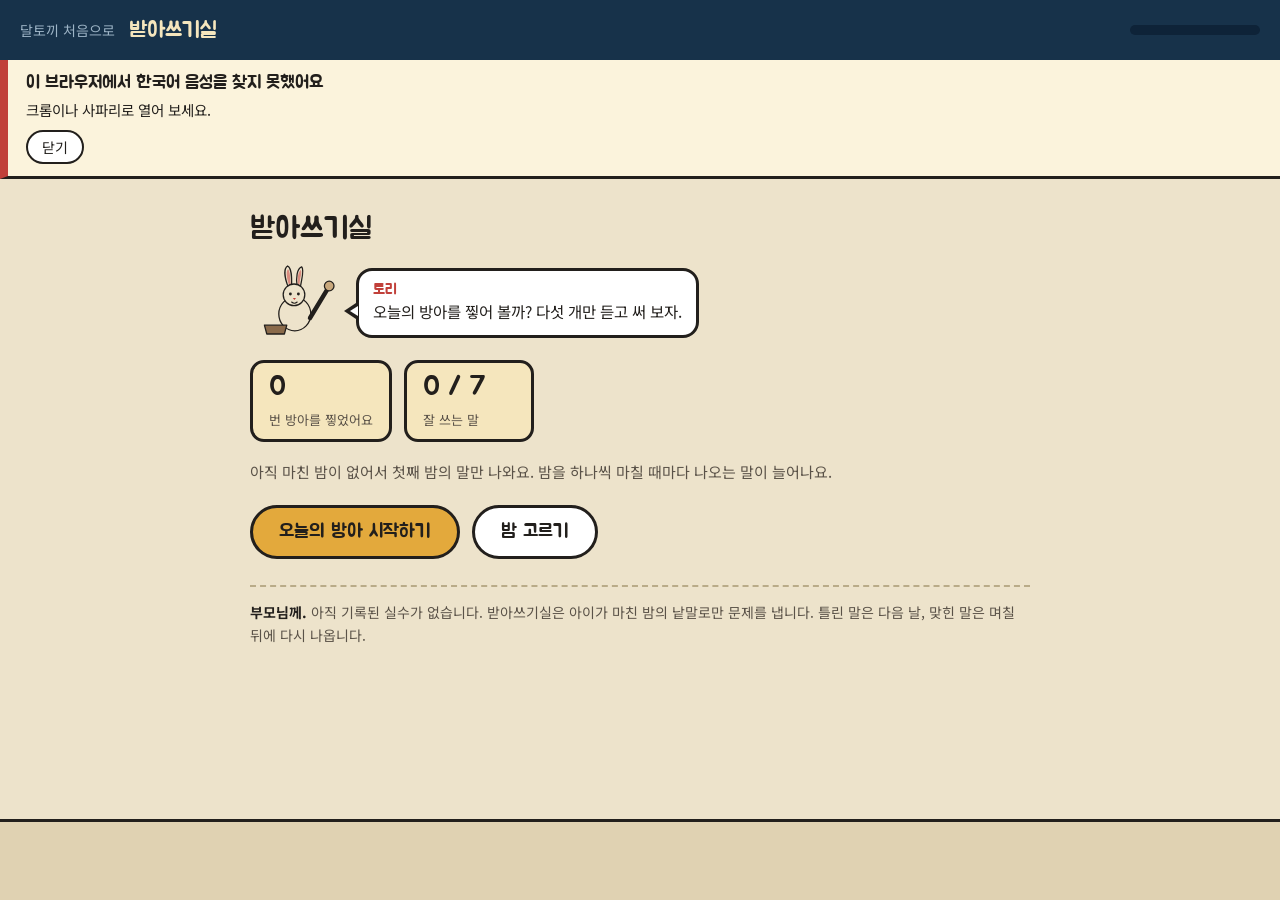
<file: dictation/index.html>
<!DOCTYPE html>
<html lang="ko">
<head>
<meta charset="utf-8">
<meta name="viewport" content="width=device-width, initial-scale=1">
<title>받아쓰기실 - 달토끼</title>
<meta property="og:title" content="받아쓰기실 - 달토끼">
<meta property="og:description" content="여덟 밤 동안 달을 채우며 한글을 읽어요. 무료, 광고 없음, 가입 없음.">
<meta property="og:type" content="website">
<meta name="description" content="달토끼 받아쓰기실. 하루 다섯 낱말, 틀린 말은 다음 날 다시 나오고, 틀리면 왜 틀렸는지 알려 줍니다.">
<link rel="icon" href="data:image/svg+xml,%3Csvg%20xmlns='http://www.w3.org/2000/svg'%20viewBox='0%200%20200%20200'%3E%3Ccircle%20cx='100'%20cy='100'%20r='96'%20fill='%2317324A'/%3E%3Ccircle%20cx='100'%20cy='100'%20r='74'%20fill='%23F5E6BD'/%3E%3Cg%20fill='%2317324A'%3E%3Cpath%20d='M80%20140%20L132%20140%20L125%20164%20L87%20164%20Z'/%3E%3Cellipse%20cx='98'%20cy='118'%20rx='19'%20ry='25'/%3E%3Ccircle%20cx='90'%20cy='88'%20r='13'/%3E%3Cpath%20d='M83%2078%20C76%2060%2074%2044%2081%2038%20C88%2044%2088%2062%2090%2077%20Z'/%3E%3Cpath%20d='M95%2078%20C93%2060%2096%2044%20102%2040%20C106%2048%20101%2064%2099%2078%20Z'/%3E%3C/g%3E%3C/svg%3E">
<link rel="preconnect" href="https://fonts.googleapis.com">
<link rel="preconnect" href="https://fonts.gstatic.com" crossorigin>
<link href="https://fonts.googleapis.com/css2?family=Jua&family=Noto+Sans+KR:wght@400;500;700&display=swap" rel="stylesheet">
<link rel="stylesheet" href="../assets/dal.css?v=20261030">
</head>
<body>

<header>
  <a class="back" id="siteHome" href="../">달토끼 처음으로</a>
  <button class="back" id="homeBtn">밤 고르기</button>
  <div class="title" id="hdrTitle">받아쓰기실</div>
  <div class="moonbar">
    <span id="stepLabel"></span>
    <div class="track"><i id="trackFill"></i></div>
  </div>
</header>

<div id="envNote" class="envnote" role="region" aria-label="소리 안내" hidden></div>

<main><div class="card" id="card"></div></main>

<div id="audioNote" role="status">이 기기에서는 소리가 안 나와요. 글자와 뜻으로 먼저 해 보고, 소리는 다른 기기에서 들어 보세요. <u>눌러서 닫기</u></div>

<div class="footbar">
  <div class="feedback" id="feedback" role="status" aria-live="polite"></div>
  <div style="display:flex;align-items:center;gap:16px">
    <label class="toggle"><input type="checkbox" id="hintToggle"> 소리 힌트</label>
    <button class="btn" id="nextBtn">다음</button>
  </div>
</div>

<script src="../assets/dal.js?v=20261030"></script>
<script src="../content/first-moon.js?v=20261030"></script>
<script src="../content/second-moon.js?v=20261030"></script>
<script src="../content/third-moon.js?v=20261030"></script>
<script src="../content/fourth-moon.js?v=20261030"></script>
<script src="../content/fifth-moon.js?v=20261030"></script>
<script src="../content/sixth-moon.js?v=20261030"></script>
<script src="../content/seventh-moon.js?v=20261030"></script>
<script src="../content/outings.js?v=20261030"></script>
<script>
/* ══════════════════════════════════════════════════════════════
   받아쓰기실 페이지
   여러 달의 낱말을 한곳에서 연습합니다. 달이 늘어나면 MONTHS 에 등록만 하면 됩니다.
   아이가 마친 밤(또는 빠른 확인으로 통과한 밤)의 낱말만 나옵니다.
   ══════════════════════════════════════════════════════════════ */
const MONTHS = [FIRST_MOON, SECOND_MOON, THIRD_MOON, FOURTH_MOON, FIFTH_MOON, SIXTH_MOON, SEVENTH_MOON, OUTINGS];
let pool = null;
/* 밤 고르기는 아이가 마친 밤이 있는 가장 뒤의 달로 갑니다. */
const goNights = () => {
  const r = reached();
  const M = r.length ? MONTHS[Math.max(...r.map(x => MONTHS.indexOf(x.M)))] : MONTHS[0];
  location.href = '../' + M.path;
};

function monthProgress(M){
  let st = {}, start = 1;
  if(canStore){
    try {
      const d = JSON.parse(localStorage.getItem(M.store) || 'null');
      if(d && d.stars && typeof d.stars === 'object') st = d.stars;
      const v = Number(d && d.start);
      if(Number.isInteger(v) && v >= 1) start = v;
    } catch(e) {}
  }
  return {stars: st, start};
}
/* 마친 밤 목록: [{M, n}] */
function reached(){
  const out = [];
  MONTHS.forEach(M => {
    const p = monthProgress(M);
    M.units.forEach(u => { if(Number(p.stars[u.n]) >= 1 || u.n < p.start) out.push({M, n: u.n}); });
  });
  return out;
}
function dictBank(){
  let r = reached();
  if(!r.length) r = [{M: MONTHS[0], n: 1}];
  const on = new Set(r.map(x => x.M.key + ':' + x.n)), out = [], seen = new Set();
  MONTHS.forEach(M => {
    const add = (w, en, n) => { if(!w || seen.has(w) || !on.has(M.key + ':' + n)) return; seen.add(w); out.push({w, en, n, month: M.key}); };
    M.units.forEach(u => (u.words || []).forEach(x => add(x.w, x.en, u.n)));
    (M.extra || []).forEach(x => add(x.w, x.en, x.n));
  });
  return out;
}
/* 자모 버튼: 첫째 달에서 마친 밤까지의 자모. 첫째 달을 넘어가면 모든 자모. */
function inputPool(){
  const r = reached();
  const first = r.filter(x => x.M === FIRST_MOON).map(x => x.n);
  const beyond = r.some(x => x.M !== FIRST_MOON);
  if(beyond || first.length === FIRST_MOON.units.length) return FIRST_MOON.pool(FIRST_MOON.units.length);
  return FIRST_MOON.pool(first.length ? Math.max(...first) : 1);
}

function startDictation(){
  curGuide = null;
  pool = inputPool();
  setNav(false);
  hdrTitle.textContent = '받아쓰기실';
  setFeedback('');
  nextBtn.style.visibility = 'hidden';
  const bar = (k, n) => {
    document.getElementById('stepLabel').textContent = n ? (k + 1) + ' / ' + n : '';
    document.getElementById('trackFill').style.width = n ? Math.round(k / n * 100) + '%' : '0%';
  };
  lobby();

  function lobby(){
    card.innerHTML = ''; curGuide = null; bar(0, 0); setFeedback('');
    const bank = dictBank(), today = todayStr(), W = dstate.words;
    const did = dstate.last === today;
    const due = bank.filter(it => W[it.w] && W[it.w].due <= today).length;
    const good = bank.filter(it => (W[it.w] || {}).b >= 3).length;
    card.append(h('h2', {}, '받아쓰기실'),
      guide('tori', did ? '오늘 방아는 벌써 찧었어. 더 하고 싶으면 한 번 더 해도 돼.'
        : '오늘의 방아를 찧어 볼까? 다섯 개만 듣고 써 보자.' + (due ? ' 전에 헷갈렸던 말도 다시 나올 거야.' : '')),
      h('div', {class:'dstats'},
        h('div', {}, h('b', {}, String(dstate.days)), h('span', {}, '번 방아를 찧었어요')),
        h('div', {}, h('b', {}, good + ' / ' + bank.length), h('span', {}, '잘 쓰는 말'))));
    if(!reached().length)
      card.append(h('p', {class:'sub'}, '아직 마친 밤이 없어서 첫째 밤의 말만 나와요. 밤을 하나씩 마칠 때마다 나오는 말이 늘어나요.'));
    card.append(h('div', {class:'dbtns'},
      h('button', {class:'btn', onclick: () => run(pickSession())}, did ? '한 번 더 하기' : '오늘의 방아 시작하기'),
      h('button', {class:'btn quiet', onclick: goNights}, '밤 고르기')));
    const errs = Object.entries(dstate.errs).filter(e => DERR[e[0]] && e[0] !== 'blank').sort((a, b) => b[1] - a[1]).slice(0, 3);
    card.append(h('div', {class:'parents'}, h('b', {}, '부모님께. '),
      errs.length ? '자주 나오는 실수는 ' + errs.map(([k, v]) => DERR[k].parent + ' ' + v + '번').join(', ') + '입니다. '
                  : '아직 기록된 실수가 없습니다. ',
      '받아쓰기실은 아이가 마친 밤의 낱말로만 문제를 냅니다. 틀린 말은 다음 날, 맞힌 말은 며칠 뒤에 다시 나옵니다.'));
    window.scrollTo(0, 0);
  }

  /* 다시 볼 때가 된 말 → 처음 보는 말 → 나머지 순으로 다섯 개를 고릅니다. */
  function pickSession(){
    const bank = dictBank(), today = todayStr(), W = dstate.words;
    const due = shuffled(bank.filter(it => W[it.w] && W[it.w].due <= today)).sort((a, b) => W[a.w].b - W[b.w].b);
    const fresh = shuffled(bank.filter(it => !W[it.w]));
    const later = shuffled(bank.filter(it => W[it.w] && W[it.w].due > today)).sort((a, b) => W[a.w].due < W[b.w].due ? -1 : 1);
    const pick = [];
    [...due.slice(0, 3), ...fresh, ...due.slice(3), ...later].forEach(it => { if(pick.length < 5 && !pick.includes(it)) pick.push(it); });
    return shuffled(pick);
  }

  function record(w, result, err){
    const cur = dstate.words[w];
    const b = result === 'first' ? (cur ? Math.min(5, cur.b + 1) : 2) : 1;
    dstate.words[w] = {b, due: todayStr(BOX_DAYS[b]), seen: (cur ? cur.seen : 0) + 1, miss: (cur ? cur.miss : 0) + (result === 'first' ? 0 : 1)};
    if(err) dstate.errs[err] = (dstate.errs[err] || 0) + 1;
    saveDict();
  }

  function run(items){
    let k = 0, firstTry = 0, missed = 0;
    ask();

    function ask(){
      if(k >= items.length) return finish();
      const it = items[k];
      let attempt = 0, typed = '', pendingCho = null, firstErr = null, locked = false;
      card.innerHTML = ''; curGuide = null; bar(k, items.length); setFeedback('');
      card.dataset.word = it.w;
      card.append(h('h2', {}, '오늘의 방아'),
        guide('tori', k === 0 ? '잘 듣고 써 봐. 뜻을 같이 보면 도움이 돼.' : '좋아, 다음 말이야.'));
      const box = h('div', {class:'dictbox'});
      const ans = h('div', {class:'answer', 'aria-live':'polite'}, '');
      const help = h('div', {});
      box.append(h('div', {class:'drow'},
        h('button', {class:'btn play', onclick: () => speak(it.w)}, '다시 듣기'),
        h('span', {class:'dmean'}, '뜻: ' + it.en)), ans, help);
      const paint = () => { ans.className = 'answer'; ans.textContent = typed + (pendingCho || ''); };
      const rC = h('div', {class:'pickrow'}, h('b', {}, '자음'));
      pool.cho.forEach(j => rC.append(h('button', {class:'chip', onclick: () => { if(locked) return; pendingCho = j; setFeedback(''); paint(); }}, j)));
      const rV = h('div', {class:'pickrow'}, h('b', {}, '모음'));
      pool.jung.forEach(j => rV.append(h('button', {class:'chip', onclick: () => {
        if(locked) return;
        if(!pendingCho){ setFeedback('자음을 먼저 눌러요.', 'no'); return; }
        typed += compose(pendingCho, j); pendingCho = null; setFeedback(''); paint();
      }}, j)));
      box.append(rC, rV);
      if(pool.jong.length){
        const rJ = h('div', {class:'pickrow'}, h('b', {}, '받침'));
        pool.jong.forEach(j => rJ.append(h('button', {class:'chip', onclick: () => {
          if(locked) return;
          if(!typed){ setFeedback('먼저 글자를 만들어요.', 'no'); return; }
          typed = typed.slice(0, -1) + addJong(typed[typed.length - 1], j); setFeedback(''); paint();
        }}, j)));
        box.append(rJ);
      }
      /* 한국어 자판이 있는 아이는 자판으로 써도 됩니다. */
      const kbd = h('input', {type:'text', lang:'ko', autocomplete:'off', autocapitalize:'off', spellcheck:'false', 'aria-label':'자판으로 쓰기'});
      const kbdRow = h('div', {class:'kbdrow', hidden:''}, kbd);
      kbd.addEventListener('keydown', e => { if(e.key === 'Enter'){ e.preventDefault(); check(false); } });
      const ctrl = h('div', {style:'display:flex;gap:10px;margin-top:6px;flex-wrap:wrap;align-items:center'},
        h('button', {class:'btn quiet play', onclick: () => { if(locked) return; pendingCho = null; typed = typed.slice(0, -1); paint(); }}, '지우기'),
        h('button', {class:'btn quiet play', onclick: () => check(true)}, '모르겠어요'),
        h('button', {class:'btn play', onclick: () => check(false)}, '확인'),
        h('button', {class:'linkbtn', onclick: () => { kbdRow.hidden = !kbdRow.hidden; if(!kbdRow.hidden) kbd.focus(); }}, '자판으로 쓸래요'));
      box.append(kbdRow, ctrl);
      card.append(box);
      setTimeout(() => speak(it.w), 400);
      window.scrollTo(0, 0);

      function syllables(el, word, marks, cls){
        [...word].forEach((ch, i) => el.append(h('span', {class: marks.has(i) || marks.has(-1) ? cls : ''}, ch)));
      }
      function check(giveUp){
        if(locked) return;
        const val = (kbd.value || '').replace(/\s+/g, '') || typed;
        if(!giveUp && val === it.w){
          locked = true;
          ans.className = 'answer right'; ans.textContent = it.w;
          react('happy');
          setFeedback(attempt === 0 ? '한 번에 맞았어요.' : '고쳐서 맞았어요.', 'ok');
          if(attempt === 0) firstTry++; else missed++;
          record(it.w, attempt === 0 ? 'first' : 'retry', firstErr);
          setTimeout(() => { k++; ask(); }, 1300);
          return;
        }
        const errs = giveUp ? [{type:'blank', pos:-1}] : diagnose(val, it.w);
        if(!firstErr) firstErr = errs[0].type;
        attempt++;
        const marks = new Set(errs.map(e => e.pos));
        if(attempt === 1 && !giveUp){
          ans.className = 'answer'; ans.innerHTML = '';
          syllables(ans, val, marks, 'diff');
          help.innerHTML = '';
          help.append(guide(DERR[errs[0].type].who, DERR[errs[0].type].hint(errs[0], it.w), true));
          react('oops');
          setFeedback('어디가 다른지 보고 한 번 더 써 봐요.', 'no');
          typed = ''; pendingCho = null; kbd.value = '';
          return;
        }
        locked = true; missed++;
        ans.className = 'answer wrong'; ans.innerHTML = '';
        if(val){ syllables(ans, val, marks, 'diff'); ans.append(h('span', {class:'arrow'}, '\u2192')); }
        syllables(ans, it.w, giveUp ? new Set() : marks, 'fix');
        const type = giveUp && attempt === 1 ? 'blank' : errs[0].type;
        help.innerHTML = '';
        help.append(guide(DERR[type].who, revealLine(type, it.w), true));
        setFeedback('');
        record(it.w, 'wrong', firstErr);
        /* 답을 보여 준 뒤에는 입력 버튼을 치워서 다음 버튼이 설명 바로 아래 오게 합니다. */
        box.querySelectorAll('.pickrow, .kbdrow').forEach(el => el.remove());
        ctrl.innerHTML = '';
        ctrl.append(h('button', {class:'btn', onclick: () => { k++; ask(); }}, k + 1 < items.length ? '다음 말' : '끝내기'));
      }
    }

    function finish(){
      const today = todayStr();
      if(dstate.last !== today){ dstate.days++; dstate.last = today; }
      saveDict();
      card.innerHTML = ''; curGuide = null; bar(items.length, items.length); setFeedback('');
      const n = items.length;
      const msg = firstTry === n ? COUNT[n - 1] + ' 개를 모두 한 번에 썼어. 떡이 아주 쫄깃하겠다.'
        : firstTry === 0 ? '오늘은 어려웠지? 그래도 끝까지 방아를 찧었어. 내일은 더 쉬울 거야.'
        : COUNT[n - 1] + ' 개 가운데 ' + COUNT[firstTry - 1] + ' 개를 한 번에 썼어. 잘했어.';
      card.append(h('div', {style:'text-align:center;padding-top:6px'},
        h('div', {class:'scene'},
          h('div', {class:'moon', html: moonSVG(Math.round(firstTry / n * 8), 160, firstTry === n, 8)}),
          h('div', {class:'tori', html: CHAR.tori('happy')})),
        h('h2', {}, '오늘의 방아 끝'),
        h('div', {style:'max-width:520px;margin:0 auto 12px;text-align:left'},
          say('tori', msg),
          guide('moi', missed ? '헷갈린 말은 내가 모아 뒀다가 내일 다시 가져올게.' : '잘 쓴 말은 며칠 뒤에 다시 가져올게. 잊지 않게.', true)),
        h('div', {style:'display:flex;gap:12px;justify-content:center;flex-wrap:wrap'},
          h('button', {class:'btn', onclick: () => run(pickSession())}, '한 번 더 하기'),
          h('button', {class:'btn quiet', onclick: lobby}, '받아쓰기실'),
          h('button', {class:'btn quiet', onclick: goNights}, '밤 고르기'))));
      window.scrollTo(0, 0);
    }
  }
}

/* 이 페이지에는 밤 고르기가 없으므로 사이트 처음으로 가는 길만 보입니다. */
document.querySelector('.toggle').hidden = true;
document.getElementById('homeBtn').addEventListener('click', goNights);
startDictation();
</script>
</body>
</html>
</file>
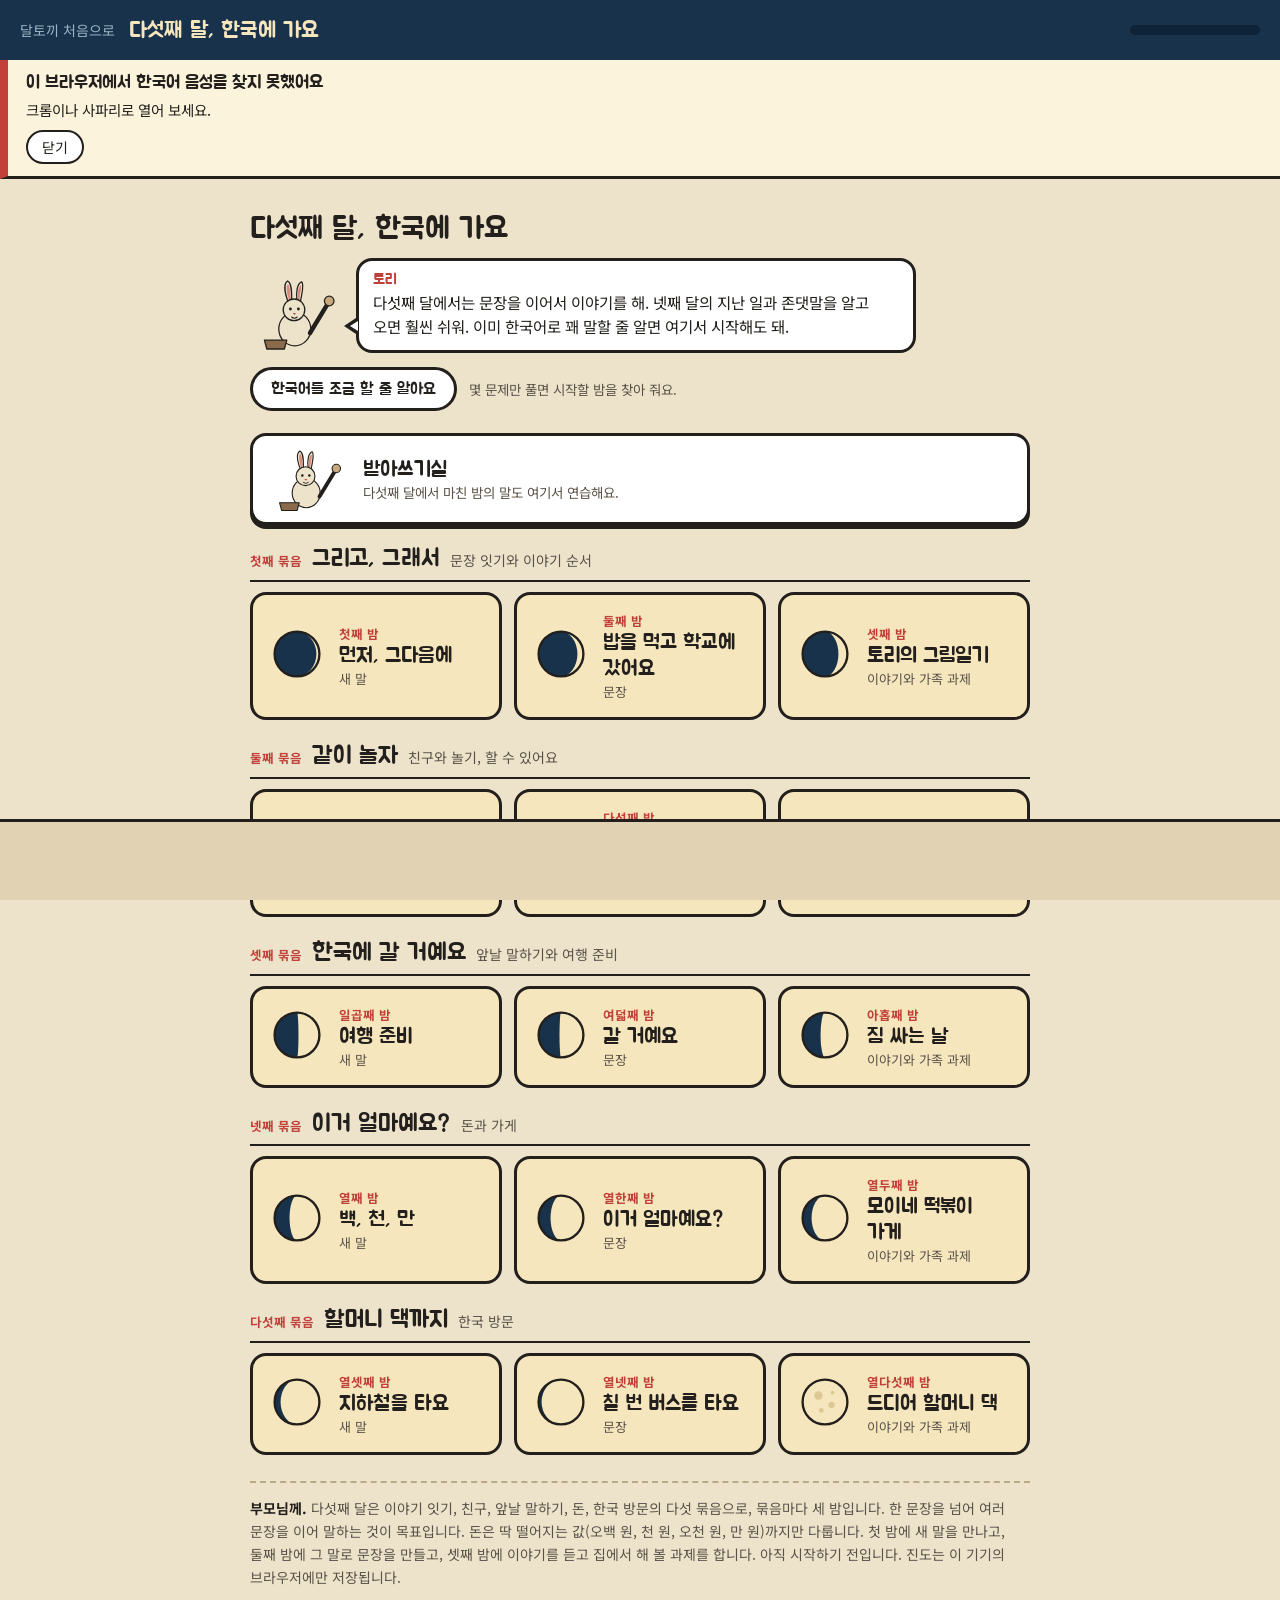
<file: fifth-moon/index.html>
<!DOCTYPE html>
<html lang="ko">
<head>
<meta charset="utf-8">
<meta name="viewport" content="width=device-width, initial-scale=1">
<title>다섯째 달, 한국에 가요 - 달토끼</title>
<meta property="og:title" content="다섯째 달, 한국에 가요 - 달토끼">
<meta property="og:description" content="문장을 이어 이야기를 만들고 한국에 가요. 이야기 잇기, 친구, 앞날, 돈, 한국 방문. 무료, 광고 없음, 가입 없음.">
<meta property="og:type" content="website">
<meta name="description" content="달토끼 다섯째 달. 그리고, 그래서로 문장을 잇고, 친구와 놀고, 한국 여행을 준비하고, 가게에서 돈을 쓰고, 할머니 댁까지 가는 한국 방문 이야기를 배웁니다. 무료, 광고 없음, 가입 없음.">
<link rel="icon" href="data:image/svg+xml,%3Csvg%20xmlns='http://www.w3.org/2000/svg'%20viewBox='0%200%20200%20200'%3E%3Ccircle%20cx='100'%20cy='100'%20r='96'%20fill='%2317324A'/%3E%3Ccircle%20cx='100'%20cy='100'%20r='74'%20fill='%23F5E6BD'/%3E%3Cg%20fill='%2317324A'%3E%3Cpath%20d='M80%20140%20L132%20140%20L125%20164%20L87%20164%20Z'/%3E%3Cellipse%20cx='98'%20cy='118'%20rx='19'%20ry='25'/%3E%3Ccircle%20cx='90'%20cy='88'%20r='13'/%3E%3Cpath%20d='M83%2078%20C76%2060%2074%2044%2081%2038%20C88%2044%2088%2062%2090%2077%20Z'/%3E%3Cpath%20d='M95%2078%20C93%2060%2096%2044%20102%2040%20C106%2048%20101%2064%2099%2078%20Z'/%3E%3C/g%3E%3C/svg%3E">
<link rel="preconnect" href="https://fonts.googleapis.com">
<link rel="preconnect" href="https://fonts.gstatic.com" crossorigin>
<link href="https://fonts.googleapis.com/css2?family=Jua&family=Noto+Sans+KR:wght@400;500;700&display=swap" rel="stylesheet">
<link rel="stylesheet" href="../assets/dal.css?v=20261030">
</head>
<body>

<header>
  <a class="back" id="siteHome" href="../">달토끼 처음으로</a>
  <button class="back" id="homeBtn">밤 고르기</button>
  <div class="title" id="hdrTitle">다섯째 달</div>
  <div class="moonbar">
    <span id="stepLabel"></span>
    <div class="track"><i id="trackFill"></i></div>
  </div>
</header>

<div id="envNote" class="envnote" role="region" aria-label="소리 안내" hidden></div>

<main><div class="card" id="card"></div></main>

<div id="audioNote" role="status">이 기기에서는 소리가 안 나와요. 글자와 뜻으로 먼저 해 보고, 소리는 다른 기기에서 들어 보세요. <u>눌러서 닫기</u></div>

<div class="footbar">
  <div class="feedback" id="feedback" role="status" aria-live="polite"></div>
  <div style="display:flex;align-items:center;gap:16px">
    <label class="toggle" hidden><input type="checkbox" id="hintToggle"> 소리 힌트</label>
    <button class="btn" id="nextBtn">다음</button>
  </div>
</div>

<script src="../assets/dal.js?v=20261030"></script>
<script src="../content/second-moon.js?v=20261030"></script>
<script src="../content/third-moon.js?v=20261030"></script>
<script src="../content/fourth-moon.js?v=20261030"></script>
<script src="../content/fifth-moon.js?v=20261030"></script>
<script>const MOON = FIFTH_MOON;</script>
<script src="../assets/moon.js?v=20261030"></script>
</body>
</html>
</file>
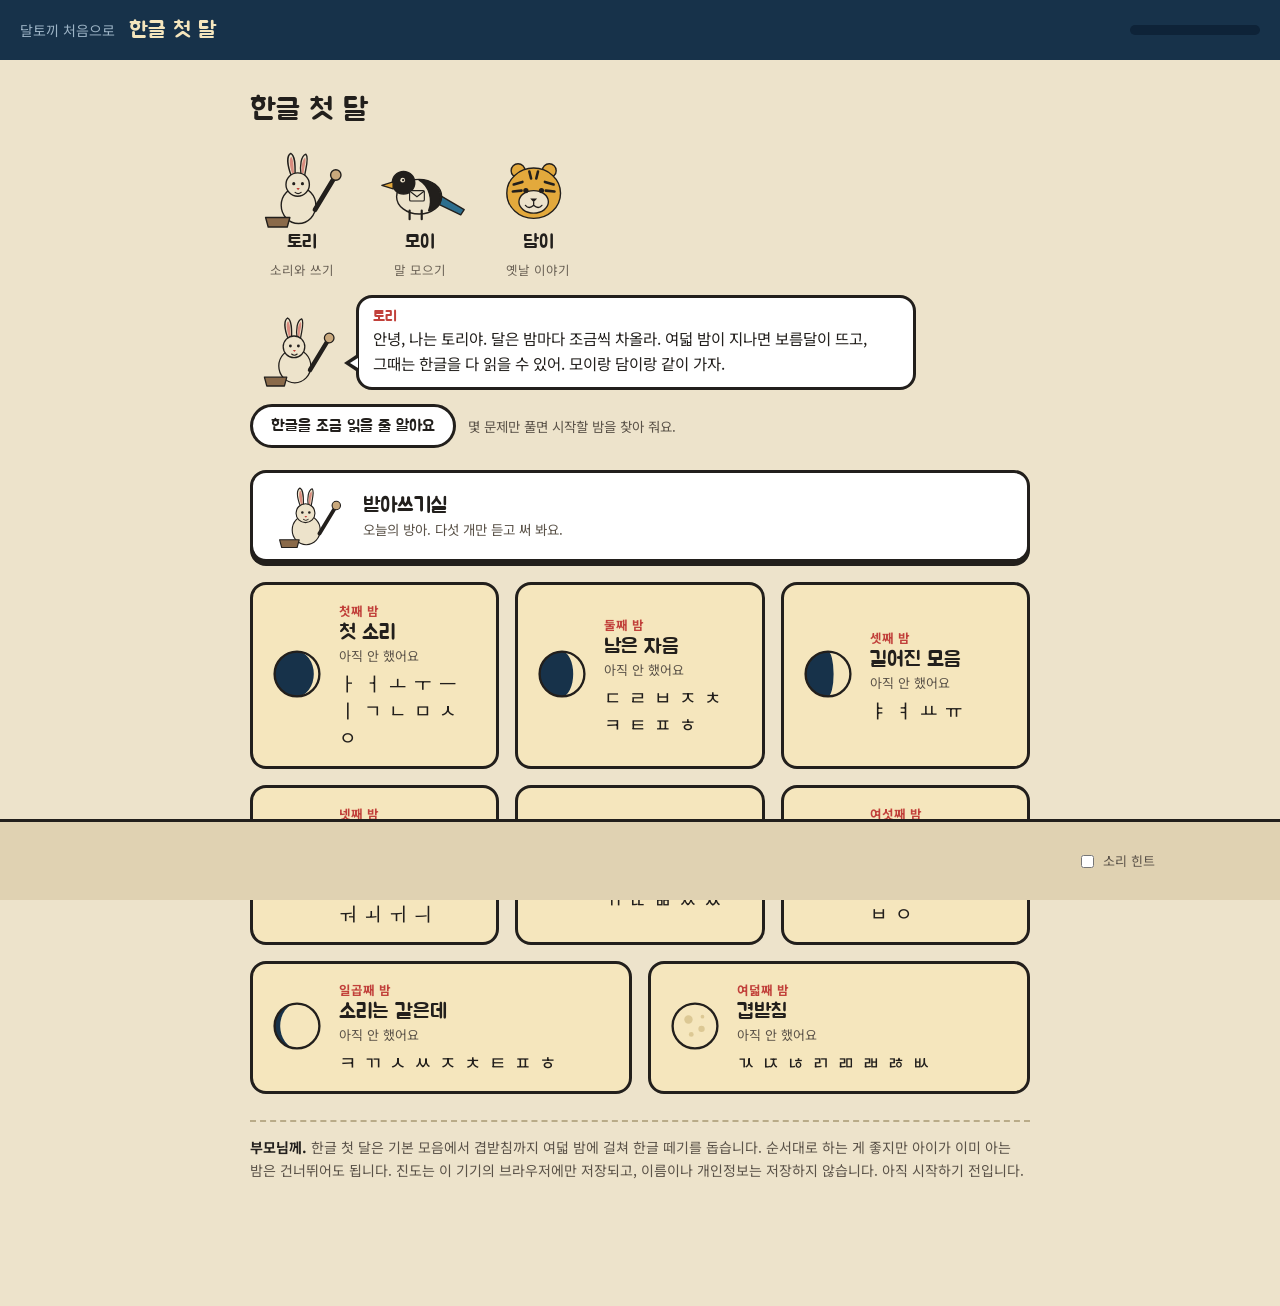
<file: first-moon/index.html>
<!DOCTYPE html>
<html lang="ko">
<head>
<meta charset="utf-8">
<meta name="viewport" content="width=device-width, initial-scale=1">
<title>한글 첫 달 - 달토끼</title>
<meta property="og:title" content="한글 첫 달 - 달토끼">
<meta property="og:description" content="여덟 밤 동안 달을 채우며 한글을 읽어요. 무료, 광고 없음, 가입 없음.">
<meta property="og:type" content="website">
<meta name="description" content="달토끼 한글 첫 달. 여덟 밤 동안 기본 모음부터 겹받침까지 소리 중심으로 한글 떼기를 합니다. 무료, 광고 없음, 가입 없음.">
<link rel="icon" href="data:image/svg+xml,%3Csvg%20xmlns='http://www.w3.org/2000/svg'%20viewBox='0%200%20200%20200'%3E%3Ccircle%20cx='100'%20cy='100'%20r='96'%20fill='%2317324A'/%3E%3Ccircle%20cx='100'%20cy='100'%20r='74'%20fill='%23F5E6BD'/%3E%3Cg%20fill='%2317324A'%3E%3Cpath%20d='M80%20140%20L132%20140%20L125%20164%20L87%20164%20Z'/%3E%3Cellipse%20cx='98'%20cy='118'%20rx='19'%20ry='25'/%3E%3Ccircle%20cx='90'%20cy='88'%20r='13'/%3E%3Cpath%20d='M83%2078%20C76%2060%2074%2044%2081%2038%20C88%2044%2088%2062%2090%2077%20Z'/%3E%3Cpath%20d='M95%2078%20C93%2060%2096%2044%20102%2040%20C106%2048%20101%2064%2099%2078%20Z'/%3E%3C/g%3E%3C/svg%3E">
<link rel="preconnect" href="https://fonts.googleapis.com">
<link rel="preconnect" href="https://fonts.gstatic.com" crossorigin>
<link href="https://fonts.googleapis.com/css2?family=Jua&family=Noto+Sans+KR:wght@400;500;700&display=swap" rel="stylesheet">
<link rel="stylesheet" href="../assets/dal.css?v=20261030">
</head>
<body>

<header>
  <a class="back" id="siteHome" href="../">달토끼 처음으로</a>
  <button class="back" id="homeBtn">밤 고르기</button>
  <div class="title" id="hdrTitle">한글 첫 달</div>
  <div class="moonbar">
    <span id="stepLabel"></span>
    <div class="track"><i id="trackFill"></i></div>
  </div>
</header>

<div id="envNote" class="envnote" role="region" aria-label="소리 안내" hidden></div>

<main><div class="card" id="card"></div></main>

<div id="audioNote" role="status">이 기기에서는 소리가 안 나와요. 글자와 뜻으로 먼저 해 보고, 소리는 다른 기기에서 들어 보세요. <u>눌러서 닫기</u></div>

<div class="footbar">
  <div class="feedback" id="feedback" role="status" aria-live="polite"></div>
  <div style="display:flex;align-items:center;gap:16px">
    <label class="toggle"><input type="checkbox" id="hintToggle"> 소리 힌트</label>
    <button class="btn" id="nextBtn">다음</button>
  </div>
</div>

<script src="../assets/dal.js?v=20261030"></script>
<script src="../content/first-moon.js?v=20261030"></script>
<script>
/* ══════════════════════════════════════════════════════════════
   첫째 달 페이지: 여덟 밤의 화면, 빠른 확인, 녹음 목록
   ══════════════════════════════════════════════════════════════ */

/* ---- 진도 저장 ---- */
const STORE_KEY = 'daltokki:v1:first-moon';
function loadStars(){
  const out = {};
  if(!canStore) return out;
  try {
    const data = JSON.parse(localStorage.getItem(STORE_KEY) || 'null');
    if(data && data.stars && typeof data.stars === 'object'){
      for(const k in data.stars){
        const n = Number(k), v = Number(data.stars[k]);
        if(n >= 1 && n <= MODULES.length && v >= 1 && v <= 3) out[n] = Math.round(v);
      }
    }
  } catch(e) {}
  return out;
}
/* start 는 빠른 확인이 정한 시작할 밤입니다. 그 앞의 밤에는 별을 주지 않고,
   "확인으로 통과"로만 표시합니다. 9 는 여덟 밤을 모두 통과했다는 뜻입니다. */
function loadStart(){
  if(!canStore) return 1;
  try {
    const data = JSON.parse(localStorage.getItem(STORE_KEY) || 'null');
    const v = Number(data && data.start);
    if(Number.isInteger(v) && v >= 1 && v <= MODULES.length + 1) return v;
  } catch(e) {}
  return 1;
}
function saveStars(){
  if(!canStore) return;
  try { localStorage.setItem(STORE_KEY, JSON.stringify({stars, start: startNight, updated: Date.now()})); } catch(e) {}
}
function resetStars(){
  for(const k in stars) delete stars[k];
  startNight = 1;
  if(canStore){ try { localStorage.removeItem(STORE_KEY); localStorage.removeItem('daltokki:v1:dictation'); } catch(e) {} }
  try { dstate = {words:{}, days:0, last:'', errs:{}}; } catch(e) {}
}
const stars = loadStars();
let startNight = loadStart();


/* ---- 상태 ---- */
let mod = null, pool = null, steps = [], step = 0, score = 0, maxScore = 0;

document.getElementById('homeBtn').addEventListener('click', showPicker);

nextBtn.addEventListener('click', () => {
  if(step < steps.length - 1){ step++; render(); }
  else showPicker();
});


/* ---- 모듈 선택 화면 ---- */
function showPicker(){
  mod = null;
  curGuide = null;
  hdrTitle.textContent = '한글 첫 달';
  document.getElementById('stepLabel').textContent = '';
  document.getElementById('trackFill').style.width = '0%';
  nextBtn.style.visibility = 'hidden';
  setNav(false);
  setFeedback('');
  card.innerHTML = '';
  card.append(
    h('h2', {}, '한글 첫 달'),
    trio(),
    guide('tori', '안녕, 나는 토리야. 달은 밤마다 조금씩 차올라. 여덟 밤이 지나면 보름달이 뜨고, 그때는 한글을 다 읽을 수 있어. 모이랑 담이랑 같이 가자.')
  );
  const started = Object.keys(stars).length > 0 || startNight > 1;
  card.append(h('div', {class:'checkcta'},
    h('button', {class:'btn quiet play', onclick: startCheck},
      started ? '빠른 확인 다시 하기' : '한글을 조금 읽을 줄 알아요'),
    h('span', {}, '몇 문제만 풀면 시작할 밤을 찾아 줘요.')));
  const didToday = dstate.last === todayStr();
  card.append(h('button', {class:'roomcard', onclick: () => { location.href = '../dictation/'; }},
    h('div', {html: CHAR.tori('')}),
    h('div', {}, h('b', {}, '받아쓰기실'),
      h('span', {}, didToday ? '오늘 방아를 찧었어요. 한 번 더 해도 돼요.' : '오늘의 방아. 다섯 개만 듣고 써 봐요.'))));
  const nextUp = (MODULES.find(m => !stars[m.n] && m.n >= startNight) || {}).n;
  const g = h('div', {class:'modgrid'});
  MODULES.forEach(m => {
    const got = stars[m.n] || 0;
    const passed = !got && m.n < startNight;
    const jm = [...m.add.jung, ...m.add.cho, ...m.add.jong].join(' ');
    const isNext = m.n === nextUp && started;
    const label = h('span', {class:'night'}, nightName(m.n));
    if(isNext) label.append(h('span', {class:'here'}, '여기부터'));
    g.append(h('button', {class:'modcard' + (isNext ? ' next' : ''),
        'aria-label': nightName(m.n) + ', ' + m.title + (got ? ', 별 ' + got + '개' : passed ? ', 확인으로 통과' : ', 아직 안 했어요'),
        onclick: () => startModule(m.n)},
      h('div', {html: moonSVG(m.n, 56, !!stars[m.n])}),
      h('div', {style:'flex:1'},
        label,
        h('b', {}, m.title),
        got ? h('span', {}, '★'.repeat(got) + '☆'.repeat(3-got))
            : passed ? h('span', {class:'pass'}, '확인으로 통과') : h('span', {}, '아직 안 했어요'),
        h('div', {class:'jm'}, jm || '받침 연습')
      )
    ));
  });
  card.append(g);

  const done = Object.keys(stars).length;
  const passedCount = MODULES.filter(m => !stars[m.n] && m.n < startNight).length;
  const progressText = [
    done ? '지금까지 ' + COUNT[done - 1] + ' 밤을 마쳤습니다.' : '',
    passedCount ? '빠른 확인으로 ' + COUNT[passedCount - 1] + ' 밤을 통과했습니다.' : ''
  ].filter(Boolean).join(' ') || '아직 시작하기 전입니다.';
  const resetBtn = h('button', {}, '처음부터 다시 하기');
  let armed = false;
  resetBtn.addEventListener('click', () => {
    if(!armed){ armed = true; resetBtn.textContent = '기록이 모두 지워져요. 한 번 더 누르면 지웁니다'; return; }
    resetStars(); showPicker();
  });
  card.append(h('div', {class:'parents'},
    h('b', {}, '부모님께. '),
    '한글 첫 달은 기본 모음에서 겹받침까지 여덟 밤에 걸쳐 한글 떼기를 돕습니다. 순서대로 하는 게 좋지만 아이가 이미 아는 밤은 건너뛰어도 됩니다. ',
    canStore
      ? '진도는 이 기기의 브라우저에만 저장되고, 이름이나 개인정보는 저장하지 않습니다. ' + progressText
      : '이 브라우저에서는 진도가 저장되지 않습니다. 창을 닫으면 기록이 사라집니다.',
    (done || startNight > 1) && canStore ? h('div', {}, resetBtn) : ''
  ));
}


/* ---- 모듈 시작 ---- */
function startModule(n){
  mod = MODULES.find(m => m.n === n);
  try { preloadClips(listClips().filter(c => c.night === n).map(c => c.text)); } catch(e) {}
  pool = poolUpTo(n);
  score = 0;
  maxScore = mod.listen.length + mod.dict.length;
  steps = [intro, soundScreen, strokeScreen, traceScreen, buildScreen, listenScreen, wordScreen];
  if(mod.cmp) steps.push(compareScreen);
  steps.push(dictationScreen, resultScreen);
  step = 0;
  setNav(true);
  render();
}

function render(){
  card.innerHTML = '';
  setFeedback('');
  hdrTitle.textContent = nightName(mod.n) + '. ' + mod.title;
  nextBtn.textContent = step === steps.length - 1 ? '밤 고르기' : '다음';
  nextBtn.style.visibility = 'visible';
  document.getElementById('stepLabel').textContent = (step+1) + ' / ' + steps.length;
  document.getElementById('trackFill').style.width = (step/(steps.length-1)*100) + '%';
  curGuide = null;
  steps[step]();
  window.scrollTo(0,0);
}

/* ---- 1. 들어가기 ---- */
function intro(){
  const newJamo = [...mod.add.jung, ...mod.add.cho, ...mod.add.jong];
  card.append(
    h('h2', {}, mod.title),
    guide('tori', mod.why + (mod.note && !mod.cmp && mod.note.w === 'tori' ? ' ' + mod.note.t : '')),
    h('div', {class:'strokebox', style:'display:inline-block;padding:18px 26px;cursor:default'},
      h('div', {style:'font-size:44px;line-height:1.5;letter-spacing:.06em'},
        newJamo.length ? newJamo.join(' ') : '지금까지 배운 받침으로 연습해요')
    ),
  );
  if(mod.note && !mod.cmp && mod.note.w !== 'tori') card.append(guide(mod.note.w, mod.note.t, true));
}

/* ---- 2. 소리 듣기 ---- */
function soundScreen(){
  card.append(h('h2', {}, '소리를 들어 봐요'),
              guide('tori', '내 귀는 아주 커서 소리를 잘 들어. 글자를 누르면 내가 소리 내 줄게. 빨간 테두리가 오늘 새로 만나는 글자야.'));
  const make = (list, cls, label) => {
    if(!list.length) return null;
    const role = label === '모음' ? 'jung' : label === '받침' ? 'jong' : 'cho';
    const wrap = h('div', {});
    wrap.append(h('p', {class:'grouplabel'}, label));
    const g = h('div', {class:'grid', style:'margin-bottom:20px'});
    list.forEach(j => {
      const meta = JAMO[j] || {h:''};
      const isNew = [...mod.add.cho, ...mod.add.jung, ...mod.add.jong].includes(j);
      const hint = jamoHint(j, role);
      const hintEl = h('small', {'data-hint':hint}, hintsOn() ? hint : '');
      g.append(h('button', {
        class:'tile ' + cls, style: isNew ? 'border-color:var(--juhong)' : '',
        'aria-label': j + ' 소리 듣기',
        onclick: e => {
          speak(jamoSound(j, role));
          /* currentTarget 은 핸들러가 끝나면 null 이 됩니다.
             지연 실행 안에서 쓰려면 지금 붙잡아 둬야 합니다. */
          const el = e.currentTarget;
          el.classList.add('playing');
          setTimeout(() => el.classList.remove('playing'), 500);
        }
      }, j, hintEl));
    });
    wrap.append(g);
    return wrap;
  };
  [make(pool.jung, 'vowel', '모음'),
   make(pool.cho, '', '자음'),
   make(pool.jong, '', '받침')].forEach(x => x && card.append(x));
}

/* ---- 3. 획순 ---- */
function strokeScreen(){
  const list = [...mod.add.jung, ...mod.add.cho, ...mod.add.jong].filter(j => JAMO[j] && JAMO[j].s);
  card.append(h('h2', {}, '어떻게 쓰는지 봐요'),
              guide('tori', list.length ? '글자는 쓰는 순서가 정해져 있어. 글자를 누르면 순서를 다시 보여 줄게.'
                : '이번에는 새로 쓰는 글자가 없어. 겹받침은 이미 아는 자음 두 개를 나란히 쓰면 돼.'));
  if(!list.length){
    const l2 = [...mod.add.jong];
    const g = h('div', {class:'grid'});
    l2.forEach(j => g.append(h('div', {class:'tile', style:'cursor:default'}, j)));
    card.append(g);
    return;
  }
  const box = h('div', {class:'strokes'});
  list.forEach(j => {
    const svg = document.createElementNS('http://www.w3.org/2000/svg','svg');
    svg.setAttribute('viewBox','0 0 100 100');
    svg.setAttribute('width','88'); svg.setAttribute('height','88');
    JAMO[j].s.forEach(d => {
      const p = document.createElementNS('http://www.w3.org/2000/svg','path');
      p.setAttribute('d', d); p.setAttribute('class','animpath');
      svg.append(p);
    });
    const b = h('button', {class:'strokebox', 'aria-label': j + ' 쓰는 순서 보기',
      onclick: () => { animate(svg); speak(jamoSound(j, roleOf(j))); }});
    b.append(svg, h('span', {}, j));
    box.append(b);
    animate(svg);
  });
  card.append(box);
  function animate(svg){
    let delay = 0;
    [...svg.querySelectorAll('path')].forEach(p => {
      const len = p.getTotalLength();
      p.style.transition = 'none';
      p.style.strokeDasharray = len; p.style.strokeDashoffset = len;
      setTimeout(() => {
        p.style.transition = 'stroke-dashoffset .5s linear';
        p.style.strokeDashoffset = 0;
      }, delay + 60);
      delay += 560;
    });
  }
}

/* ---- 4. 따라 쓰기 ---- */
function traceScreen(){
  card.append(h('h2', {}, '따라 써 봐요'),
              guide('tori', '옅은 글자 위를 손가락으로 따라 그어 봐. 아까 본 순서대로 쓰면 더 좋아.'));
  const all = [...mod.add.jung, ...mod.add.cho, ...mod.add.jong];
  const list = all.length ? all : pool.jong;
  let current = list[0];
  const canvas = h('canvas', {id:'pad', width:300, height:300, 'aria-label':'따라 쓰기 연습판'});
  const pick = h('div', {class:'tracepick'});
  list.forEach(j => {
    const b = h('button', {'aria-pressed': j === current ? 'true' : 'false', onclick: () => {
      current = j;
      [...pick.children].forEach(c => c.setAttribute('aria-pressed','false'));
      b.setAttribute('aria-pressed','true');
      drawTraceBase(); speak(jamoSound(j, roleOf(j)));
    }}, j);
    pick.append(b);
  });
  card.append(h('div', {class:'tracewrap'}, canvas, pick),
    h('button', {class:'btn quiet play', style:'margin-top:14px', onclick: drawTraceBase}, '지우기'));

  const ctx = canvas.getContext('2d');
  function drawTraceBase(){
    ctx.clearRect(0,0,300,300);
    ctx.fillStyle = '#F5E6BD'; ctx.fillRect(0,0,300,300);
    ctx.strokeStyle = '#D5C69C'; ctx.lineWidth = 2;
    ctx.beginPath(); ctx.moveTo(150,10); ctx.lineTo(150,290);
    ctx.moveTo(10,150); ctx.lineTo(290,150); ctx.stroke();
    ctx.fillStyle = '#CBBB90';
    ctx.font = '220px "Noto Sans KR", sans-serif';
    ctx.textAlign = 'center'; ctx.textBaseline = 'middle';
    ctx.fillText(current, 150, 158);
  }
  drawTraceBase();
  let drawing = false;
  const pos = e => { const r = canvas.getBoundingClientRect();
    return [(e.clientX-r.left)*(300/r.width), (e.clientY-r.top)*(300/r.height)]; };
  canvas.addEventListener('pointerdown', e => {
    drawing = true;
    try { canvas.setPointerCapture(e.pointerId); } catch(err) {}
    const [x,y] = pos(e);
    ctx.strokeStyle = '#221F1C'; ctx.lineWidth = 15;
    ctx.lineCap = 'round'; ctx.lineJoin = 'round';
    ctx.beginPath(); ctx.moveTo(x,y);
  });
  canvas.addEventListener('pointermove', e => {
    if(!drawing) return; const [x,y] = pos(e); ctx.lineTo(x,y); ctx.stroke();
  });
  canvas.addEventListener('pointerup', () => drawing = false);
  canvas.addEventListener('pointerleave', () => drawing = false);
}

/* ---- 5. 글자 조립 ---- */
function buildScreen(){
  const useJong = pool.jong.length > 0;
  card.append(h('h2', {}, '글자를 만들어 봐요'),
    guide('moi', useJong
      ? '나는 모으는 걸 좋아해. 자음이랑 모음을 모으면 글자가 되고, 받침을 누르면 아래에 붙어.'
      : '나는 모으는 걸 좋아해. 자음 하나랑 모음 하나를 모으면 글자가 돼. 골라 봐.'));
  let cho = null, jung = null, jong = null;
  const sC = h('div', {class:'slot'}, ''), sV = h('div', {class:'slot'}, '');
  const sJ = h('div', {class:'slot optional'}, '');
  const out = h('div', {class:'result-syl'}, '');
  const asm = h('div', {class:'assembly'}, sC, h('span',{class:'eq'},'+'), sV);
  if(useJong) asm.append(h('span',{class:'eq'},'+'), sJ);
  asm.append(h('span',{class:'eq'},'='), out);
  card.append(asm);

  card.append(row('자음', pool.cho, mod.add.cho, j => { cho = j; sC.textContent = j; sC.classList.add('filled'); update(); }));
  card.append(row('모음', pool.jung, mod.add.jung, j => { jung = j; sV.textContent = j; sV.classList.add('filled'); update(); }));
  if(useJong){
    const r = row('받침 (없어도 돼요)', pool.jong, mod.add.jong, j => {
      jong = (jong === j) ? null : j;
      sJ.textContent = jong || ''; sJ.classList.toggle('filled', !!jong); update();
    });
    card.append(r);
  }

  function row(label, list, newList, onPick){
    const r = h('div', {class:'pickrow'}, h('b', {}, label));
    list.forEach(j => {
      const b = h('button', {class:'chip' + (newList.includes(j) ? ' new' : ''),
        'aria-pressed':'false', onclick: () => {
          [...r.querySelectorAll('button')].forEach(x => x.setAttribute('aria-pressed','false'));
          b.setAttribute('aria-pressed','true');
          onPick(j);
        }}, j);
      r.append(b);
    });
    return r;
  }
  function update(){
    if(cho && jung){
      const syl = compose(cho, jung, jong);
      out.textContent = syl;
      speak(syl);
      const parts = jong
        ? josa(cho,'와') + ' ' + josa(jung,'와') + ' ' + josa(jong,'이')
        : josa(cho,'와') + ' ' + josa(jung,'이');
      setFeedback(parts + ' 만나면 ' + josa(syl,'이에요') + '.', 'ok');
      react('happy');
    }
  }
}

/* ---- 6. 듣고 고르기 ---- */
function listenScreen(){
  card.append(h('h2', {}, '듣고 골라요'),
    guide('tori', '내가 소리를 낼 테니까 잘 듣고 맞는 글자를 골라 봐. 모두 ' + mod.listen.length + '문제야.'));
  let qi = 0, locked = false;
  const box = h('div', {});
  card.append(box);
  nextBtn.style.visibility = 'hidden';
  draw();
  function draw(){
    box.innerHTML = ''; locked = false;
    const q = mod.listen[qi];
    box.append(h('p', {class:'qbig'}, (qi+1) + '번. 어떤 글자일까요?'));
    if(q.hint) box.append(h('p', {class:'qhint'}, '힌트. ' + q.hint));
    box.append(h('button', {class:'btn play', style:'margin-bottom:18px',
      onclick: () => speak(q.a)}, '다시 듣기'));
    const opts = h('div', {class:'opts'});
    q.o.forEach(o => opts.append(h('button', {class:'opt', onclick: e => {
      if(locked) return; locked = true;
      const btns = [...opts.querySelectorAll('button')];
      btns.forEach(b => b.disabled = true);
      if(o === q.a){
        e.currentTarget.classList.add('right'); score++;
        setFeedback('맞았어요.', 'ok');
        react('happy');
      } else {
        e.currentTarget.classList.add('wrong');
        const good = btns.find(b => b.textContent === q.a);
        if(good) good.classList.add('right');
        setFeedback('이건 ' + josa(q.a,'이에요') + '.', 'no');
        react('oops');
      }
      setTimeout(() => {
        qi++;
        if(qi < mod.listen.length) draw();
        else { setFeedback('다 풀었어요.', 'ok'); nextBtn.style.visibility = 'visible'; }
      }, 1200);
    }}, o)));
    box.append(opts);
    setTimeout(() => speak(q.a), 300);
  }
}

/* ---- 7. 단어 읽기 ---- */
function wordScreen(){
  card.append(h('h2', {}, '배운 글자로 만든 말'),
    guide('moi', '내가 모아 온 말들이야. 카드를 누르면 소리가 나고, 뜻 보기를 누르면 영어 뜻이 나와.'));
  const box = h('div', {class:'words'});
  mod.words.forEach(item => {
    const el = h('div', {class:'word', onclick: () => speak(item.w)});
    el.innerHTML = item.p && PIC[item.p] ? PIC[item.p] : `<div class="noimg">${item.w}</div>`;
    const en = h('div', {class:'en'}, '');
    el.append(h('div', {class:'w'}, item.w), en,
      h('button', {onclick: e => { e.stopPropagation(); en.textContent = item.en; }}, '뜻 보기'));
    box.append(el);
  });
  card.append(box);
}

/* ---- 8. 소리와 글자 대조 (7, 8번 모듈) ---- */
function compareScreen(){
  card.append(h('h2', {}, '소리와 글자가 달라요'),
    guide('dami', '옛날 이야기 하나 해 주마. 왼쪽은 쓰는 모양이고, 오른쪽은 실제로 나는 소리란다. 듣기를 눌러서 귀로도 확인해 보거라.'));
  const t = h('table', {class:'cmp'});
  t.append(h('tr', {}, h('th',{},'이렇게 써요'), h('th',{},'이렇게 들려요'), h('th',{},'왜'), h('th',{},'')));
  mod.cmp.forEach(c => {
    t.append(h('tr', {},
      h('td', {class:'sp'}, c.s),
      h('td', {class:'so'}, '[' + c.d + ']'),
      h('td', {class:'nt'}, c.n),
      h('td', {}, h('button', {onclick: () => speak(c.s)}, '듣기'))
    ));
  });
  card.append(t);
  if(mod.note) card.append(guide(mod.note.w, mod.note.t, true));
}

/* ---- 9. 받아쓰기 ---- */
function dictationScreen(){
  const useJong = pool.jong.length > 0;
  card.append(h('h2', {}, '듣고 써 봐요'),
    guide('tori', '내가 말하는 걸 듣고 써 봐. 한국어 자판이 없어도 괜찮아. 자음이랑 모음을 눌러서 글자를 만들면 돼.'
      + (useJong ? ' 받침은 글자를 다 만든 다음에 눌러.' : '')));
  let qi = 0;
  const box = h('div', {class:'dictbox'});
  card.append(box);
  nextBtn.style.visibility = 'hidden';
  draw();

  function draw(){
    box.innerHTML = '';
    let pendingCho = null, typed = '';
    const target = mod.dict[qi];
    box.append(h('p', {class:'qbig', style:'margin-bottom:10px'},
      (qi+1) + '번. 들리는 말을 써 보세요.'),
      h('button', {class:'btn play', onclick: () => speak(target)}, '다시 듣기'));
    const ans = h('div', {class:'answer', 'aria-live':'polite'}, '');
    box.append(ans);

    const rC = h('div', {class:'pickrow'}, h('b', {}, '자음'));
    pool.cho.forEach(j => rC.append(h('button', {class:'chip', onclick: () => {
      pendingCho = j; setFeedback(''); paint();
    }}, j)));
    const rV = h('div', {class:'pickrow'}, h('b', {}, '모음'));
    pool.jung.forEach(j => rV.append(h('button', {class:'chip', onclick: () => {
      if(!pendingCho){ setFeedback('자음을 먼저 눌러요.', 'no'); return; }
      typed += compose(pendingCho, j); pendingCho = null; setFeedback(''); paint();
    }}, j)));
    box.append(rC, rV);

    if(useJong){
      const rJ = h('div', {class:'pickrow'}, h('b', {}, '받침'));
      pool.jong.forEach(j => rJ.append(h('button', {class:'chip', onclick: () => {
        if(!typed){ setFeedback('먼저 글자를 만들어요.', 'no'); return; }
        typed = typed.slice(0,-1) + addJong(typed[typed.length-1], j);
        setFeedback(''); paint();
      }}, j)));
      box.append(rJ);
    }

    const ctrl = h('div', {style:'display:flex;gap:10px;margin-top:6px'},
      h('button', {class:'btn quiet play', onclick: () => {
        pendingCho = null; typed = typed.slice(0,-1); paint();
      }}, '지우기'),
      h('button', {class:'btn play', onclick: check}, '확인'));
    box.append(ctrl);

    function paint(){ ans.textContent = typed + (pendingCho || ''); }
    function check(){
      if(typed === target){
        ans.classList.add('right'); score++;
        setFeedback('맞았어요.', 'ok');
        react('happy');
      } else {
        ans.classList.add('wrong');
        ans.innerHTML = '';
        ans.append(h('span', {class:'diff'}, typed || '(빈칸)'),
          h('span', {style:'font-size:26px;margin:0 14px;color:#6B6256'}, '→'),
          h('span', {}, target));
        setFeedback('어디가 다른지 보세요.', 'no');
        react('oops');
      }
      ctrl.remove();
      setTimeout(() => {
        qi++;
        if(qi < mod.dict.length) draw();
        else { setFeedback('받아쓰기 끝.', 'ok'); nextBtn.style.visibility = 'visible'; }
      }, 2000);
    }
    setTimeout(() => speak(target), 400);
  }
}

/* ---- 10. 결과 ---- */
function resultScreen(){
  const s = score >= maxScore - 1 ? 3 : score >= Math.ceil(maxScore * .6) ? 2 : 1;
  stars[mod.n] = Math.max(stars[mod.n] || 0, s);
  saveStars();
  const next = MODULES.find(m => m.n === mod.n + 1);
  card.append(h('div', {style:'text-align:center;padding-top:10px'},
    h('div', {class:'scene'},
      h('div', {class:'moon', html: moonSVG(mod.n, 160, true)}),
      h('div', {class:'tori', html: CHAR.tori(s === 3 ? 'happy' : '')})),
    h('h2', {}, next ? '오늘 밤 달이 조금 차올랐어요' : '보름달이 떴어요'),
    h('div', {class:'stars'}, '★'.repeat(s) + '☆'.repeat(3-s)),
    h('p', {class:'sub'}, '맞힌 문제 ' + score + ' / ' + maxScore),
    h('div', {style:'max-width:520px;margin:0 auto 22px;text-align:left'},
      say('tori', s === 3
        ? (next ? '떡방아 잘 찧었어. 이제 ' + nightName(next.n) + '으로 가자.' : '여덟 밤을 다 지났어. 이제 한글을 다 읽을 수 있어. 다음은 둘째 달이야.')
        : '괜찮아. 떡은 방아를 여러 번 찧어야 만들어져. 한 번 더 해 볼까?'),
      guide('moi', '오늘 새 말을 ' + mod.words.length + '개 모았어.', true)),
    h('div', {style:'display:flex;gap:12px;justify-content:center;flex-wrap:wrap'},
      h('button', {class:'btn quiet', onclick: () => startModule(mod.n)}, '다시 하기'),
      next ? h('button', {class:'btn', onclick: () => startModule(next.n)}, '다음 밤')
           : h('button', {class:'btn', onclick: showPicker}, '밤 고르기')
    )
  ));
  nextBtn.style.visibility = 'hidden';
}


const REASON = ['',
  '남은 자음 아홉 개를 만나는 밤이야.',
  '길어진 모음 ㅑ ㅕ ㅛ ㅠ를 만나는 밤이야.',
  '헷갈리기 쉬운 모음을 정리하는 밤이야.',
  '쌍둥이 자음을 세게 소리 내는 밤이야.',
  '받침을 처음 만나는 밤이야.',
  '소리는 같은데 글자가 다른 말을 배우는 밤이야. 첫째 달에서 제일 중요한 밤이야.',
  '받침이 두 개인 겹받침을 배우는 밤이야.'];


function startCheck(){
  mod = null; curGuide = null;
  pool = poolUpTo(MODULES.length);
  setNav(true);
  hdrTitle.textContent = '빠른 확인';
  setFeedback('');
  nextBtn.style.visibility = 'hidden';
  document.getElementById('stepLabel').textContent = '';
  const total = CHECK.length + CHECK_DICT.length;
  const bar = p => { document.getElementById('trackFill').style.width = Math.round(p / total * 100) + '%'; };
  let i = 0, stopAt = null;
  intro();

  function intro(){
    card.innerHTML = ''; curGuide = null; bar(0);
    card.append(
      h('h2', {}, '빠른 확인'),
      guide('tori', '한글을 조금 읽을 줄 알아? 몇 문제만 풀어 보면 어느 밤부터 하면 좋을지 알려 줄게. 모르면 모르겠어요를 눌러도 돼. 틀려도 괜찮아.'),
      h('p', {class:'sub'}, '5분이 채 안 걸려요. 소리를 듣고 맞는 글자를 고르면 돼요.'),
      h('button', {class:'btn', onclick: ask}, '시작하기'));
    window.scrollTo(0,0);
  }

  function ask(){
    if(i >= CHECK.length) return dictAsk(0);
    const q = CHECK[i];
    card.innerHTML = ''; curGuide = null; bar(i);
    let locked = false;
    const pick = ok => {
      if(locked) return; locked = true;
      if(ok){ i++; ask(); }
      else { stopAt = q.a; result(q.n); }
    };
    card.append(h('h2', {}, '듣고 골라요'),
      guide('tori', i === 0 ? '잘 듣고 맞는 글자를 골라 봐.' : '좋아, 다음 문제야.'));
    if(q.hint) card.append(h('p', {class:'qhint'}, '힌트. ' + q.hint));
    card.append(h('button', {class:'btn play', style:'margin-bottom:18px', onclick: () => speak(q.a)}, '다시 듣기'));
    const opts = h('div', {class:'opts'});
    shuffled(q.o).forEach(o => opts.append(h('button', {class:'opt', onclick: () => pick(o === q.a)}, o)));
    card.append(opts, h('div', {style:'margin-top:16px'},
      h('button', {class:'btn quiet play', onclick: () => pick(false)}, '모르겠어요')));
    setTimeout(() => speak(q.a), 300);
    window.scrollTo(0,0);
  }

  function dictAsk(k){
    if(k >= CHECK_DICT.length) return result(MODULES.length + 1);
    const item = CHECK_DICT[k];
    card.innerHTML = ''; curGuide = null; bar(CHECK.length + k);
    let pendingCho = null, typed = '';
    card.append(h('h2', {}, '듣고 써 봐요'),
      guide('tori', k === 0 ? '거의 다 왔어. 이번엔 들리는 말을 직접 써 봐. 받침은 글자를 다 만든 다음에 눌러.' : '좋아, 하나 더.'));
    const box = h('div', {class:'dictbox'});
    const ans = h('div', {class:'answer', 'aria-live':'polite'}, '');
    const paint = () => { ans.textContent = typed + (pendingCho || ''); };
    box.append(h('button', {class:'btn play', onclick: () => speak(item.w)}, '다시 듣기'), ans);
    const rC = h('div', {class:'pickrow'}, h('b', {}, '자음'));
    pool.cho.forEach(j => rC.append(h('button', {class:'chip', onclick: () => { pendingCho = j; setFeedback(''); paint(); }}, j)));
    const rV = h('div', {class:'pickrow'}, h('b', {}, '모음'));
    pool.jung.forEach(j => rV.append(h('button', {class:'chip', onclick: () => {
      if(!pendingCho){ setFeedback('자음을 먼저 눌러요.', 'no'); return; }
      typed += compose(pendingCho, j); pendingCho = null; setFeedback(''); paint();
    }}, j)));
    const rJ = h('div', {class:'pickrow'}, h('b', {}, '받침'));
    pool.jong.forEach(j => rJ.append(h('button', {class:'chip', onclick: () => {
      if(!typed){ setFeedback('먼저 글자를 만들어요.', 'no'); return; }
      typed = typed.slice(0, -1) + addJong(typed[typed.length - 1], j); setFeedback(''); paint();
    }}, j)));
    const stop = () => { stopAt = item.w; result(item.n); };
    box.append(rC, rV, rJ, h('div', {style:'display:flex;gap:10px;margin-top:6px;flex-wrap:wrap'},
      h('button', {class:'btn quiet play', onclick: () => { pendingCho = null; typed = typed.slice(0, -1); paint(); }}, '지우기'),
      h('button', {class:'btn quiet play', onclick: stop}, '모르겠어요'),
      h('button', {class:'btn play', onclick: () => { setFeedback(''); typed === item.w ? dictAsk(k + 1) : stop(); }}, '확인')));
    card.append(box);
    setTimeout(() => speak(item.w), 400);
    window.scrollTo(0,0);
  }

  function result(s){
    startNight = s;
    saveStars();
    card.innerHTML = ''; curGuide = null; bar(total); setFeedback('');
    const all = s > MODULES.length;
    const msg = s === 1
      ? '첫째 밤부터 같이 하자. 소리부터 차근차근 익히면 금방 읽게 될 거야.'
      : all
      ? '첫째 달은 벌써 다 알고 있구나. 둘째 달에서 한국어로 말하기를 해 보자. 둘째 달에도 빠른 확인이 있어서, 아는 묶음은 건너뛸 수 있어.'
      : '벌써 ' + COUNT[s - 2] + ' 밤만큼 달이 차 있어. ' + nightName(s) + '부터 하면 좋겠어. ' + REASON[s - 1];
    const btns = h('div', {style:'display:flex;gap:12px;justify-content:center;flex-wrap:wrap'});
    if(!all) btns.append(h('button', {class:'btn', onclick: () => startModule(s)}, nightName(s) + ' 시작하기'));
    if(s > 1 && !all) btns.append(h('button', {class:'btn quiet', onclick: () => { startNight = 1; saveStars(); startModule(1); }}, '첫째 밤부터 할래요'));
    if(all) btns.append(h('button', {class:'btn', onclick: () => { location.href = '../second-moon/?check=1'; }}, '둘째 달 빠른 확인'));
    btns.append(h('button', {class:'btn quiet', onclick: showPicker}, '밤 고르기'));
    card.append(h('div', {style:'text-align:center;padding-top:6px'},
      h('div', {class:'scene'},
        h('div', {class:'moon', html: moonSVG(Math.min(s - 1, MODULES.length), 160, false)}),
        h('div', {class:'tori', html: CHAR.tori('happy')})),
      h('h2', {}, all ? '첫째 달을 다 알고 있어요' : nightName(s) + '부터 해요'),
      h('div', {style:'max-width:520px;margin:0 auto 12px;text-align:left'}, say('tori', msg)),
      h('p', {class:'checknote'}, '부모님께. 빠른 확인은 참고용입니다. 아이가 어려워하면 앞의 밤으로 돌아가도 괜찮습니다.'
        + (stopAt ? ' 확인이 멈춘 문제는 ' + josa(stopAt, '이에요') + '.' : '')),
      btns));
    window.scrollTo(0,0);
  }
}


/* ══════════════════════════════════════════════════════════════
   녹음 목록
   녹음실(record/)이 이 목록을 읽어 갑니다. 화면에서 소리 내는 말이 모두 들어 있습니다.
   글자 조립에서 아이가 자유롭게 만드는 글자는 경우의 수가 너무 많아 빠지고, 음성 합성이 맡습니다.
   ══════════════════════════════════════════════════════════════ */
function listClips(){
  const out = [], seen = new Set();
  const add = (text, night, label, say) => {
    if(!text || seen.has(text)) return;
    seen.add(text);
    out.push({id: clipId(text), text, night, label, say: say || '자연스러운 속도로 한 번'});
  };
  MODULES.forEach(m => {
    m.add.jung.forEach(j => add(jamoSound(j, 'jung'), m.n, j + ' 모음 소리', '모음 소리만 한 번'));
    m.add.cho.forEach(j => add(jamoSound(j, 'cho'), m.n, j + ' 첫소리', j === 'ㅇ' ? '첫소리 ㅇ은 소리가 없어요. [으]만 짧게' : '자음 소리를 [' + jamoSound(j, 'cho') + ']로 짧게'));
    m.add.jong.forEach(j => add(jamoSound(j, 'jong'), m.n, j + ' 받침 소리', '끝을 막듯이 짧게'));
    m.listen.forEach(q => add(q.a, m.n, '듣고 고르기'));
    m.words.forEach(w => add(w.w, m.n, '단어'));
    (m.cmp || []).forEach(c => add(c.s, m.n, '소리와 글자'));
    m.dict.forEach(w => add(w, m.n, '받아쓰기'));
  });
  CHECK.forEach(q => add(q.a, q.n, '빠른 확인'));
  CHECK_DICT.forEach(d => add(d.w, d.n, '빠른 확인 받아쓰기'));
  return out;
}


/* 주소에 ?night=7 처럼 붙이면 그 밤으로 바로 들어갑니다.
   홈 화면의 이어서 하기와, 선생님이 보내는 숙제 링크가 이걸 씁니다.
   ?check=1 이면 빠른 확인으로 들어갑니다. */
const params = new URLSearchParams(location.search);
/* 받아쓰기실은 자기 폴더로 옮겼습니다. 예전 숙제 링크(?dict=1)는 새 주소로 보냅니다. */
if(params.get('dict')) location.replace('../dictation/');
const qNight = Number(params.get('night'));
if(params.get('dict')) { /* 이동 중 */ }
else if(params.get('check')) startCheck();
else if(Number.isInteger(qNight) && qNight >= 1 && qNight <= MODULES.length) startModule(qNight);
else showPicker();
</script>
</body>
</html>
</file>
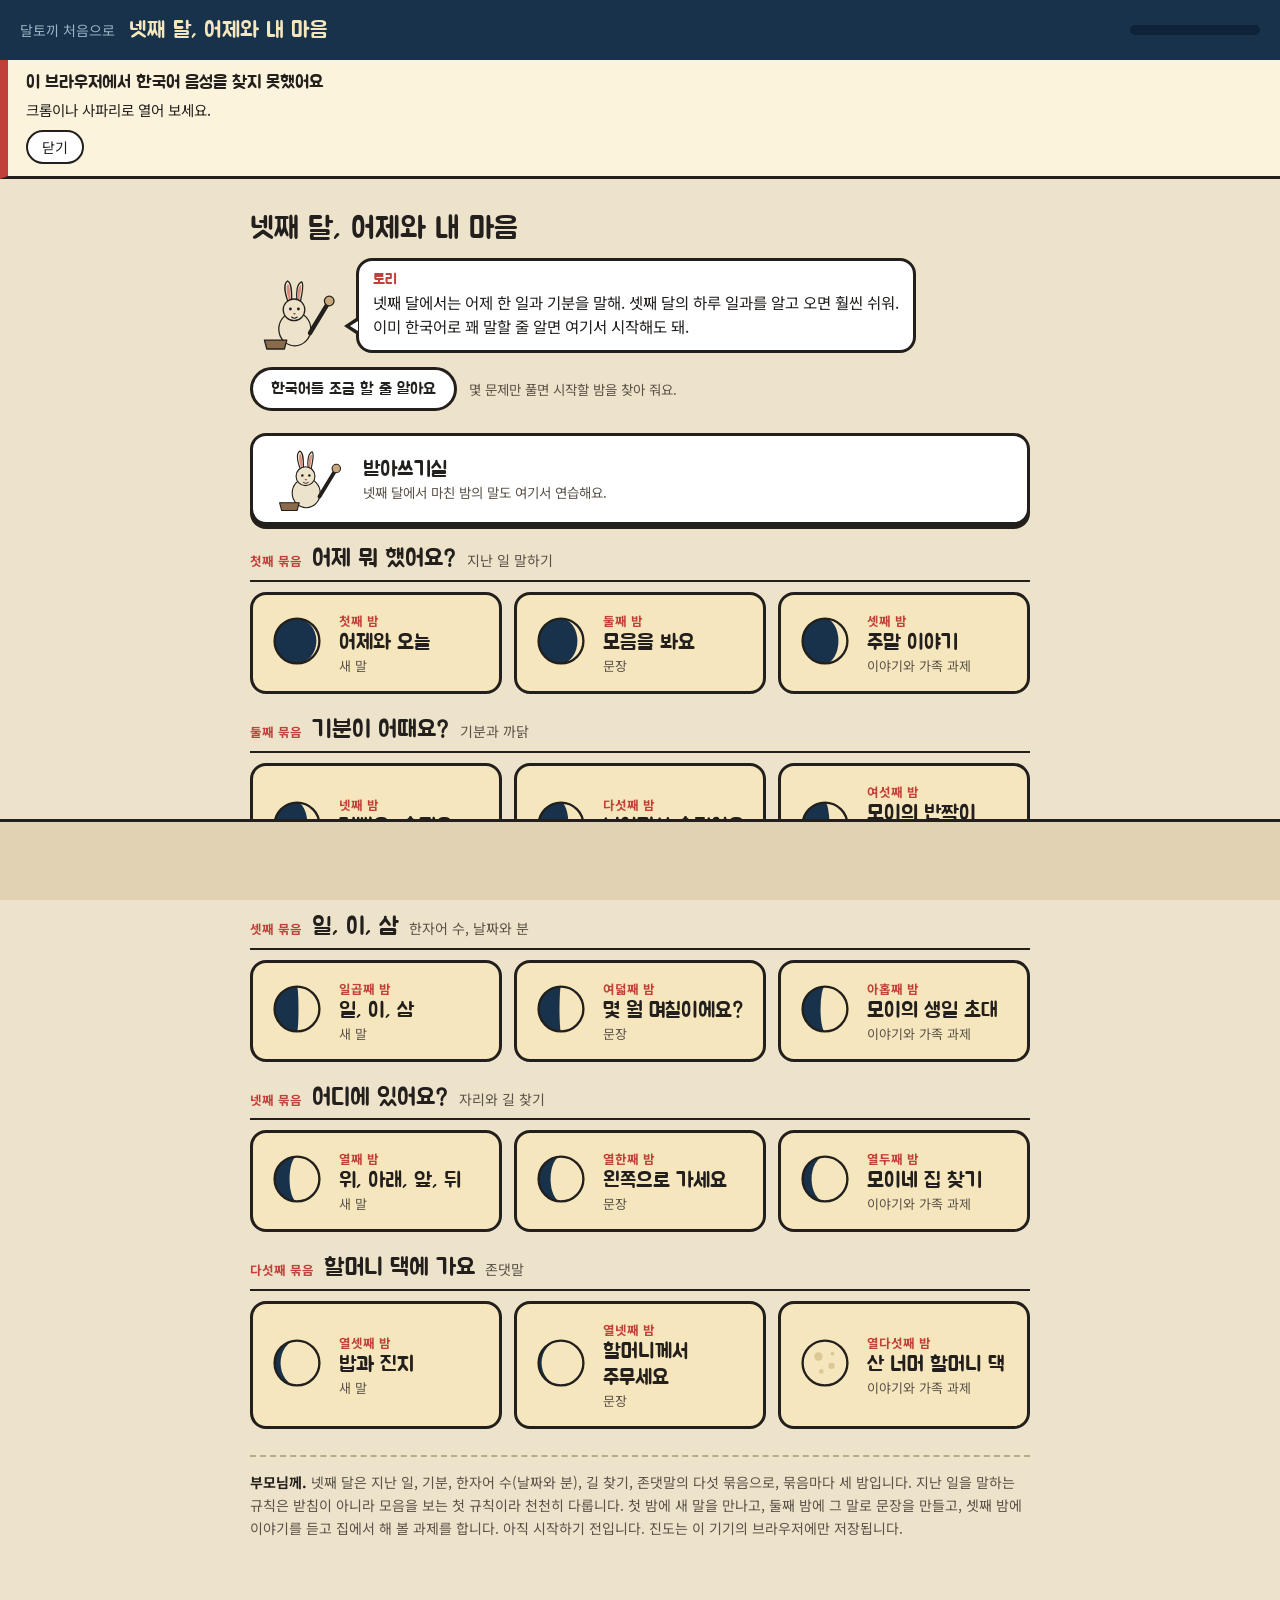
<file: fourth-moon/index.html>
<!DOCTYPE html>
<html lang="ko">
<head>
<meta charset="utf-8">
<meta name="viewport" content="width=device-width, initial-scale=1">
<title>넷째 달, 어제와 내 마음 - 달토끼</title>
<meta property="og:title" content="넷째 달, 어제와 내 마음 - 달토끼">
<meta property="og:description" content="어제 한 일과 내 마음을 한국어로 말해요. 지난 일, 기분, 날짜, 길 찾기, 존댓말. 무료, 광고 없음, 가입 없음.">
<meta property="og:type" content="website">
<meta name="description" content="달토끼 넷째 달. 지난 일(았어요, 었어요), 기분, 한자어 수와 날짜, 길 찾기, 할머니 댁에서 쓰는 존댓말을 배웁니다. 무료, 광고 없음, 가입 없음.">
<link rel="icon" href="data:image/svg+xml,%3Csvg%20xmlns='http://www.w3.org/2000/svg'%20viewBox='0%200%20200%20200'%3E%3Ccircle%20cx='100'%20cy='100'%20r='96'%20fill='%2317324A'/%3E%3Ccircle%20cx='100'%20cy='100'%20r='74'%20fill='%23F5E6BD'/%3E%3Cg%20fill='%2317324A'%3E%3Cpath%20d='M80%20140%20L132%20140%20L125%20164%20L87%20164%20Z'/%3E%3Cellipse%20cx='98'%20cy='118'%20rx='19'%20ry='25'/%3E%3Ccircle%20cx='90'%20cy='88'%20r='13'/%3E%3Cpath%20d='M83%2078%20C76%2060%2074%2044%2081%2038%20C88%2044%2088%2062%2090%2077%20Z'/%3E%3Cpath%20d='M95%2078%20C93%2060%2096%2044%20102%2040%20C106%2048%20101%2064%2099%2078%20Z'/%3E%3C/g%3E%3C/svg%3E">
<link rel="preconnect" href="https://fonts.googleapis.com">
<link rel="preconnect" href="https://fonts.gstatic.com" crossorigin>
<link href="https://fonts.googleapis.com/css2?family=Jua&family=Noto+Sans+KR:wght@400;500;700&display=swap" rel="stylesheet">
<link rel="stylesheet" href="../assets/dal.css?v=20261030">
</head>
<body>

<header>
  <a class="back" id="siteHome" href="../">달토끼 처음으로</a>
  <button class="back" id="homeBtn">밤 고르기</button>
  <div class="title" id="hdrTitle">넷째 달</div>
  <div class="moonbar">
    <span id="stepLabel"></span>
    <div class="track"><i id="trackFill"></i></div>
  </div>
</header>

<div id="envNote" class="envnote" role="region" aria-label="소리 안내" hidden></div>

<main><div class="card" id="card"></div></main>

<div id="audioNote" role="status">이 기기에서는 소리가 안 나와요. 글자와 뜻으로 먼저 해 보고, 소리는 다른 기기에서 들어 보세요. <u>눌러서 닫기</u></div>

<div class="footbar">
  <div class="feedback" id="feedback" role="status" aria-live="polite"></div>
  <div style="display:flex;align-items:center;gap:16px">
    <label class="toggle" hidden><input type="checkbox" id="hintToggle"> 소리 힌트</label>
    <button class="btn" id="nextBtn">다음</button>
  </div>
</div>

<script src="../assets/dal.js?v=20261030"></script>
<script src="../content/second-moon.js?v=20261030"></script>
<script src="../content/third-moon.js?v=20261030"></script>
<script src="../content/fourth-moon.js?v=20261030"></script>
<script>const MOON = FOURTH_MOON;</script>
<script src="../assets/moon.js?v=20261030"></script>
</body>
</html>
</file>
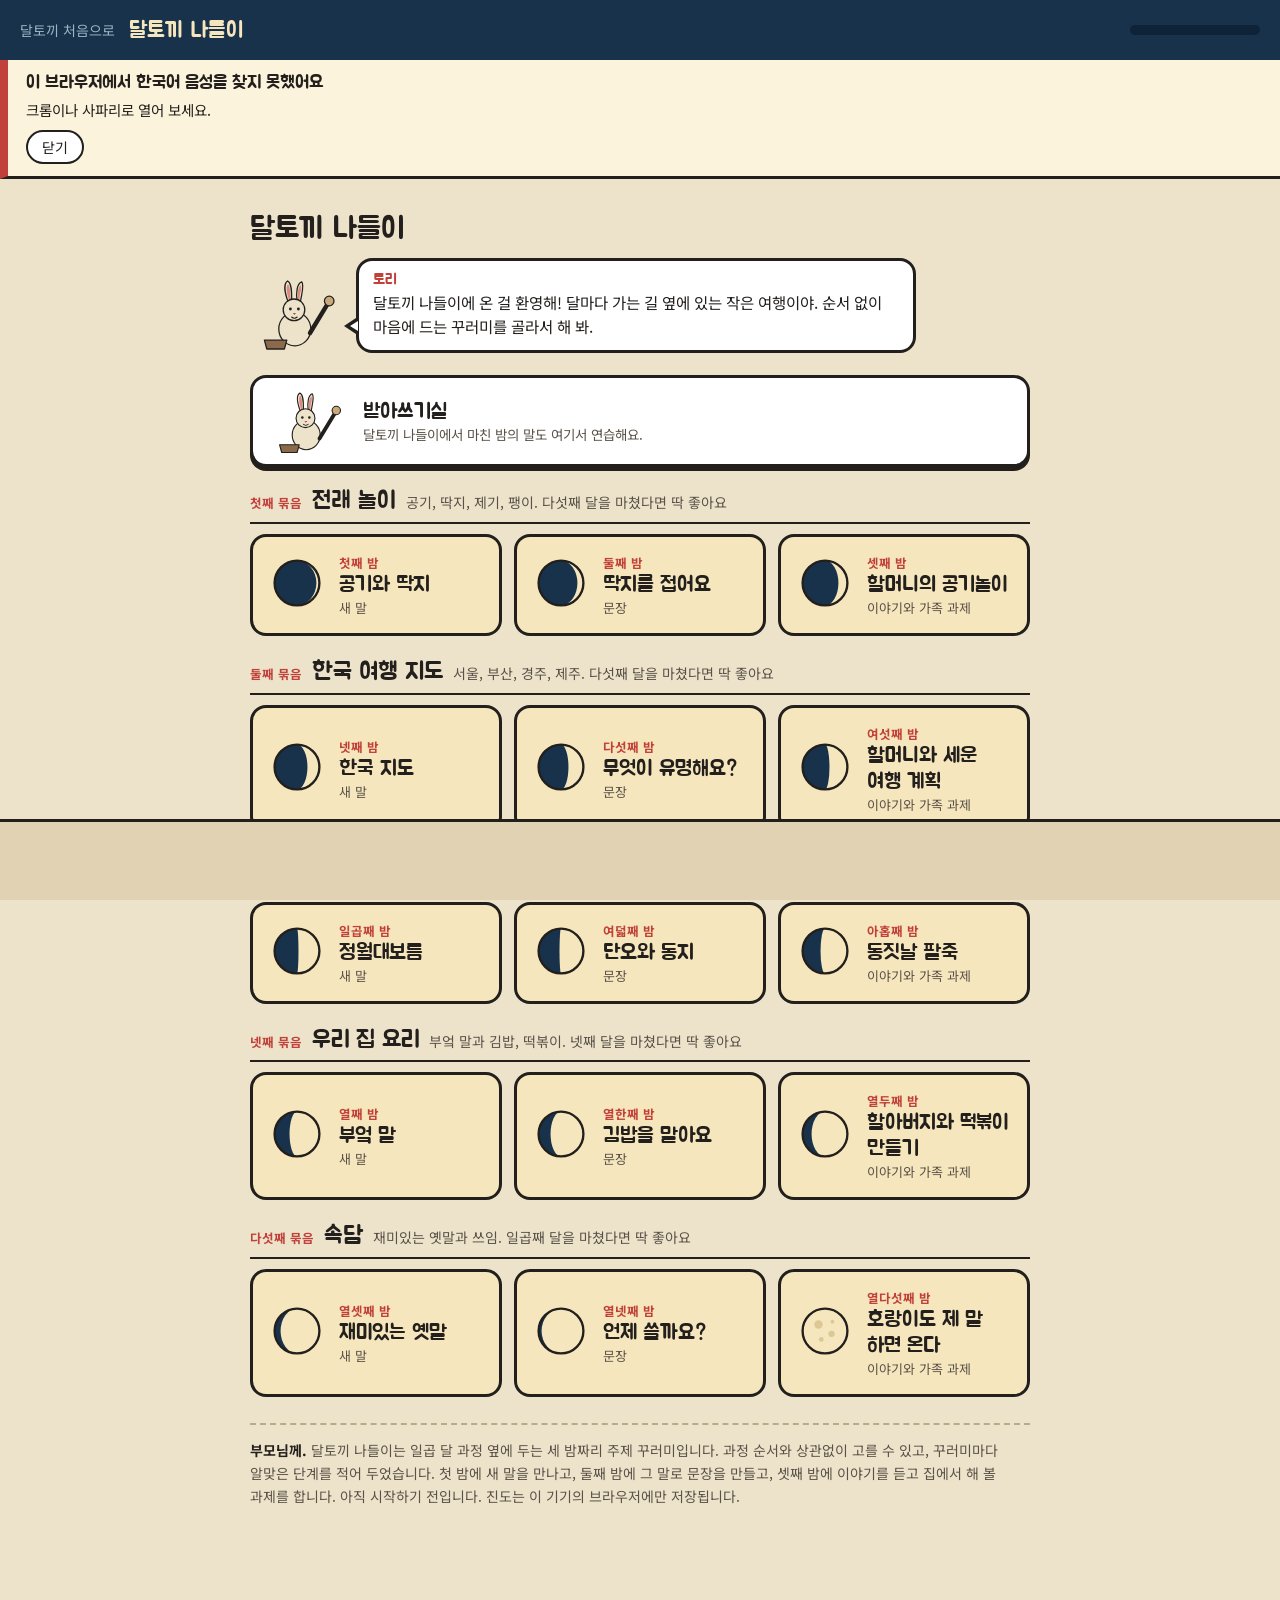
<file: outings/index.html>
<!DOCTYPE html>
<html lang="ko">
<head>
<meta charset="utf-8">
<meta name="viewport" content="width=device-width, initial-scale=1">
<title>달토끼 나들이 - 달토끼</title>
<meta property="og:title" content="달토끼 나들이 - 달토끼">
<meta property="og:description" content="달토끼 나들이. 전래 놀이, 한국 여행처럼 세 밤짜리 주제 꾸러미를 골라서 해요. 무료, 광고 없음, 가입 없음.">
<meta property="og:type" content="website">
<meta name="description" content="달토끼 나들이. 일곱 달 과정 옆의 세 밤짜리 주제 꾸러미. 공기, 딱지, 제기, 팽이 같은 전래 놀이를 한국어로 배웁니다. 무료, 광고 없음, 가입 없음.">
<link rel="icon" href="data:image/svg+xml,%3Csvg%20xmlns='http://www.w3.org/2000/svg'%20viewBox='0%200%20200%20200'%3E%3Ccircle%20cx='100'%20cy='100'%20r='96'%20fill='%2317324A'/%3E%3Ccircle%20cx='100'%20cy='100'%20r='74'%20fill='%23F5E6BD'/%3E%3Cg%20fill='%2317324A'%3E%3Cpath%20d='M80%20140%20L132%20140%20L125%20164%20L87%20164%20Z'/%3E%3Cellipse%20cx='98'%20cy='118'%20rx='19'%20ry='25'/%3E%3Ccircle%20cx='90'%20cy='88'%20r='13'/%3E%3Cpath%20d='M83%2078%20C76%2060%2074%2044%2081%2038%20C88%2044%2088%2062%2090%2077%20Z'/%3E%3Cpath%20d='M95%2078%20C93%2060%2096%2044%20102%2040%20C106%2048%20101%2064%2099%2078%20Z'/%3E%3C/g%3E%3C/svg%3E">
<link rel="preconnect" href="https://fonts.googleapis.com">
<link rel="preconnect" href="https://fonts.gstatic.com" crossorigin>
<link href="https://fonts.googleapis.com/css2?family=Jua&family=Noto+Sans+KR:wght@400;500;700&display=swap" rel="stylesheet">
<link rel="stylesheet" href="../assets/dal.css?v=20261030">
</head>
<body>

<header>
  <a class="back" id="siteHome" href="../">달토끼 처음으로</a>
  <button class="back" id="homeBtn">밤 고르기</button>
  <div class="title" id="hdrTitle">나들이</div>
  <div class="moonbar">
    <span id="stepLabel"></span>
    <div class="track"><i id="trackFill"></i></div>
  </div>
</header>

<div id="envNote" class="envnote" role="region" aria-label="소리 안내" hidden></div>

<main><div class="card" id="card"></div></main>

<div id="audioNote" role="status">이 기기에서는 소리가 안 나와요. 글자와 뜻으로 먼저 해 보고, 소리는 다른 기기에서 들어 보세요. <u>눌러서 닫기</u></div>

<div class="footbar">
  <div class="feedback" id="feedback" role="status" aria-live="polite"></div>
  <div style="display:flex;align-items:center;gap:16px">
    <label class="toggle" hidden><input type="checkbox" id="hintToggle"> 소리 힌트</label>
    <button class="btn" id="nextBtn">다음</button>
  </div>
</div>

<script src="../assets/dal.js?v=20261030"></script>
<script src="../content/second-moon.js?v=20261030"></script>
<script src="../content/third-moon.js?v=20261030"></script>
<script src="../content/fourth-moon.js?v=20261030"></script>
<script src="../content/fifth-moon.js?v=20261030"></script>
<script src="../content/sixth-moon.js?v=20261030"></script>
<script src="../content/seventh-moon.js?v=20261030"></script>
<script src="../content/outings.js?v=20261030"></script>
<script>const MOON = OUTINGS;</script>
<script src="../assets/moon.js?v=20261030"></script>
</body>
</html>
</file>
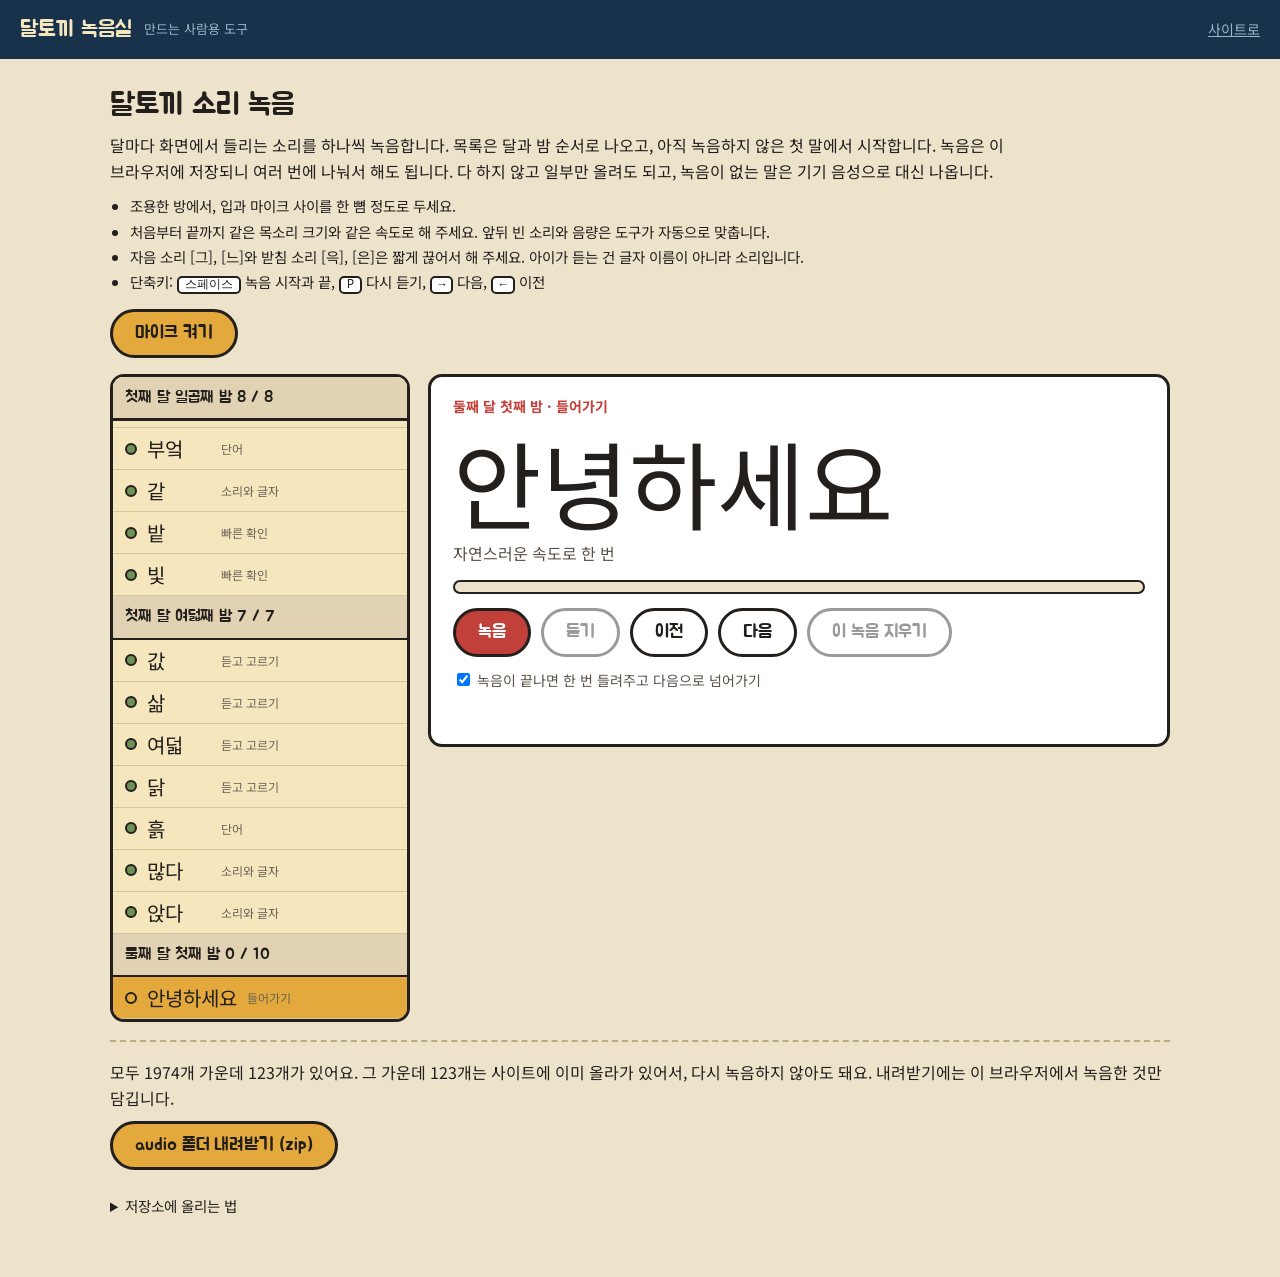
<file: record/index.html>
<!DOCTYPE html>
<html lang="ko">
<head>
<meta charset="utf-8">
<meta name="viewport" content="width=device-width, initial-scale=1">
<meta name="robots" content="noindex, nofollow">
<title>녹음실 - 달토끼</title>
<link rel="preconnect" href="https://fonts.googleapis.com">
<link rel="preconnect" href="https://fonts.gstatic.com" crossorigin>
<link href="https://fonts.googleapis.com/css2?family=Jua&family=Noto+Sans+KR:wght@400;500;700&display=swap" rel="stylesheet">
<style>
:root{
  --meok:#221F1C; --hanji:#EDE3CB; --hanji-deep:#E0D2B2;
  --gamcheong:#17324A; --byeok:#2D6E8E; --juhong:#C1403A;
  --hwang:#E3A93C; --ssuk:#6E8F58; --dalbit:#F5E6BD;
  --display:'Jua',sans-serif; --text:'Noto Sans KR',sans-serif;
}
*{box-sizing:border-box}
body{margin:0;background:var(--hanji);color:var(--meok);font-family:var(--text);line-height:1.6;word-break:keep-all;overflow-wrap:anywhere}
button{font-family:inherit;cursor:pointer;color:var(--meok)}
button:focus-visible{outline:3px solid var(--byeok);outline-offset:2px}
header{background:var(--gamcheong);color:var(--dalbit);padding:12px 20px;display:flex;align-items:center;gap:12px;flex-wrap:wrap}
header b{font-family:var(--display);font-weight:400;font-size:22px}
header span{font-size:13px;color:#9DB4C6}
header a{margin-left:auto;color:#9DB4C6;font-size:14px}
.wrap{max-width:1100px;margin:0 auto;padding:18px 20px 60px}
h1{font-family:var(--display);font-weight:400;font-size:30px;margin:4px 0 4px}
.intro p{margin:0 0 10px;max-width:60em}
.tips{margin:0 0 14px;padding-left:20px;font-size:14.5px}
.tips li{margin:2px 0}
.err{background:var(--juhong);color:#fff;border:3px solid var(--meok);border-radius:12px;padding:12px 16px;margin:12px 0}
.warn{background:#FBF3DC;border-left:6px solid var(--juhong);padding:8px 12px;margin:10px 0;font-size:14px}
.btn{font-family:var(--display);font-size:18px;padding:10px 22px;border-radius:999px;border:3px solid var(--meok);background:#fff}
.btn.main{background:var(--hwang)}
.btn.rec{background:var(--juhong);color:#fff}
.btn.rec.on{animation:blink 1s infinite}
@keyframes blink{50%{opacity:.6}}
.btn:disabled{opacity:.45;cursor:default}

.studio{display:grid;grid-template-columns:300px 1fr;gap:18px;margin-top:16px;align-items:start}
.list{border:3px solid var(--meok);border-radius:14px;background:var(--dalbit);max-height:72vh;overflow:auto}
.list h3{margin:0;padding:8px 12px;font-family:var(--display);font-weight:400;font-size:16px;background:var(--hanji-deep);
  border-bottom:2px solid var(--meok);position:sticky;top:0}
.item{display:flex;align-items:center;gap:10px;width:100%;text-align:left;border:none;border-bottom:1px solid #D5C69C;
  background:transparent;padding:6px 12px;font-size:15px}
.item:hover{background:#FBF3DC}
.item.cur{background:var(--hwang)}
.item i{width:12px;height:12px;border-radius:50%;border:2px solid var(--meok);flex:0 0 12px}
.item.done i{background:var(--ssuk)}
.item .t{font-size:20px;min-width:3.2em}
.item small{color:#6B6256;font-size:12px}

.stage{border:3px solid var(--meok);border-radius:14px;background:#fff;padding:18px 22px}
.meta{font-size:14px;color:var(--juhong);font-weight:700}
.big{font-size:96px;line-height:1.2;margin:6px 0 2px}
.say{font-size:16px;color:#5A5248;margin-bottom:14px}
.meter{height:14px;border:2px solid var(--meok);border-radius:8px;background:var(--hanji);overflow:hidden;margin-bottom:14px}
.meter i{display:block;height:100%;width:0;background:var(--ssuk);transition:width .05s}
.controls{display:flex;gap:10px;flex-wrap:wrap;margin-bottom:10px}
.opt{font-size:14px;color:#5A5248}
#status{min-height:1.6em;font-weight:500;margin:8px 0 0}
#status.bad{color:var(--juhong)}
#status.good{color:#4E6B3C}
.export{margin-top:18px;border-top:2px dashed #B9AB88;padding-top:14px}
.export p{margin:4px 0 10px}
details{margin-top:12px;font-size:14.5px}
details ol{padding-left:20px}
code{background:var(--hanji-deep);padding:1px 6px;border-radius:5px;font-size:13px}
kbd{border:2px solid var(--meok);border-radius:5px;padding:0 6px;font-size:12px;background:#fff}
@media (max-width:800px){ .studio{grid-template-columns:1fr} .list{max-height:40vh} .big{font-size:72px} }
</style>
</head>
<body>
<header><b>달토끼 녹음실</b><span>만드는 사람용 도구</span><a href="../">사이트로</a></header>

<div class="wrap">
  <section class="intro">
    <h1>달토끼 소리 녹음</h1>
    <p>달마다 화면에서 들리는 소리를 하나씩 녹음합니다. 목록은 달과 밤 순서로 나오고, 아직 녹음하지 않은 첫 말에서 시작합니다. 녹음은 이 브라우저에 저장되니 여러 번에 나눠서 해도 됩니다. 다 하지 않고 일부만 올려도 되고, 녹음이 없는 말은 기기 음성으로 대신 나옵니다.</p>
    <ul class="tips">
      <li>조용한 방에서, 입과 마이크 사이를 한 뼘 정도로 두세요.</li>
      <li>처음부터 끝까지 같은 목소리 크기와 같은 속도로 해 주세요. 앞뒤 빈 소리와 음량은 도구가 자동으로 맞춥니다.</li>
      <li>자음 소리 [그], [느]와 받침 소리 [윽], [은]은 짧게 끊어서 해 주세요. 아이가 듣는 건 글자 이름이 아니라 소리입니다.</li>
      <li>단축키: <kbd>스페이스</kbd> 녹음 시작과 끝, <kbd>P</kbd> 다시 듣기, <kbd>→</kbd> 다음, <kbd>←</kbd> 이전</li>
    </ul>
    <button class="btn main" id="micBtn">마이크 켜기</button>
    <span id="micState" class="opt"></span>
    <div id="loadErr"></div>
  </section>

  <section class="studio" id="studio" hidden>
    <div class="list" id="list" aria-label="녹음할 목록"></div>
    <div class="stage">
      <div class="meta" id="meta"></div>
      <div class="big" id="big"></div>
      <div class="say" id="say"></div>
      <div class="meter" aria-hidden="true"><i id="meterFill"></i></div>
      <div class="controls">
        <button class="btn rec" id="recBtn">녹음</button>
        <button class="btn" id="playBtn">듣기</button>
        <button class="btn" id="prevBtn">이전</button>
        <button class="btn" id="nextBtn">다음</button>
        <button class="btn" id="delBtn">이 녹음 지우기</button>
      </div>
      <label class="opt"><input type="checkbox" id="auto" checked> 녹음이 끝나면 한 번 들려주고 다음으로 넘어가기</label>
      <p id="status" aria-live="polite"></p>
    </div>
  </section>

  <section class="export" id="exportSec" hidden>
    <p id="count"></p>
    <button class="btn main" id="exportBtn">audio 폴더 내려받기 (zip)</button>
    <div id="dlParts" class="controls" style="margin-top:12px"></div>
    <details>
      <summary>저장소에 올리는 법</summary>
      <ol>
        <li>내려받은 zip을 풀면 <code>audio</code> 폴더가 나옵니다. zip 파일 자체는 올리지 않습니다.</li>
        <li>저장소 맨 위(홈 <code>index.html</code>이 있는 곳)에서 Add file, Upload files를 누르고 <code>audio</code> 폴더를 폴더째 끌어다 놓습니다. 폴더 안의 파일만 끌어다 놓으면 저장소 맨 위에 흩어집니다.</li>
        <li>GitHub 웹에서는 한 번에 100개까지만 올라갑니다. 파일이 많으면 도구가 1부, 2부로 나눠 주니, 둘 다 같은 방법으로 저장소 맨 위에 폴더째 끌어다 놓으면 같은 <code>audio</code> 폴더 안에 합쳐집니다.</li>
        <li>확인: <code>https://hyeonhoyu.github.io/daltokki/audio/manifest.json</code> 을 열었을 때 글이 보이면 맞게 올라간 것입니다.</li>
        <li>다시 녹음한 뒤에는 새로 내려받아 <code>audio</code> 폴더 전체를 덮어쓰면 됩니다. 파일 이름이 글자마다 정해져 있어서 겹치지 않습니다.</li>
      </ol>
    </details>
  </section>
</div>

<script>
/* ══════════════════════════════════════════════════════════════
   달토끼 녹음실
   목록: 달마다 페이지의 listClips() 를 숨긴 창으로 읽어 옵니다. 내용이 바뀌면 목록도 따라 바뀝니다.
   달이 늘어나면 MONTH_PAGES 에 한 줄 더하면 됩니다.
   내보낼 때 manifest.json 은 사이트에 이미 올라가 있는 목록과 합칩니다.
   그래서 다른 브라우저에서 둘째 달만 녹음해 올려도 첫째 달 녹음이 목록에서 빠지지 않습니다.
   처리: 녹음 → 앞뒤 빈 소리 자르기 → 음량 맞추기 → 22,050Hz 모노 16비트 WAV.
   WAV는 아이폰, 안드로이드, 카카오톡 속 브라우저까지 어디서나 재생됩니다.
   저장: 이 브라우저의 IndexedDB. 내보내기: 압축하지 않는 zip(소리 파일은 이미 작습니다).
   ══════════════════════════════════════════════════════════════ */
const OUT_RATE = 22050;
const $ = id => document.getElementById(id);
let clips = [], cur = 0, saved = new Set();
let stream = null, actx = null, analyser = null, recorder = null, chunks = [], recording = false, safetyTimer = null;
let lastAudio = null;
const live = new Set();
const have = id => saved.has(id) || live.has(id);

function status(msg, kind){ const s = $('status'); s.textContent = msg || ''; s.className = kind || ''; }

/* ---- 저장소 ---- */
const dbp = new Promise((res, rej) => {
  try {
    const r = indexedDB.open('daltokki-record', 1);
    r.onupgradeneeded = () => r.result.createObjectStore('clips', {keyPath: 'id'});
    r.onsuccess = () => res(r.result);
    r.onerror = () => rej(r.error);
  } catch(e) { rej(e); }
});
function tx(mode, fn){
  return dbp.then(db => new Promise((res, rej) => {
    const t = db.transaction('clips', mode); const st = t.objectStore('clips');
    let out; const req = fn(st); if(req) req.onsuccess = () => { out = req.result; };
    t.oncomplete = () => res(out); t.onerror = () => rej(t.error);
  }));
}
const idbPut = rec => tx('readwrite', st => st.put(rec));
const idbGet = id => tx('readonly', st => st.get(id));
const idbDel = id => tx('readwrite', st => st.delete(id));
const idbAll = () => tx('readonly', st => st.getAll());

/* ---- 목록 불러오기 ---- */
const MONTH_PAGES = [
  {m: 1, name: '첫째 달', src: '../first-moon/?clips=1'},
  {m: 2, name: '둘째 달', src: '../second-moon/?clips=1'},
  {m: 3, name: '셋째 달', src: '../third-moon/?clips=1'},
  {m: 4, name: '넷째 달', src: '../fourth-moon/?clips=1'},
  {m: 5, name: '다섯째 달', src: '../fifth-moon/?clips=1'},
  {m: 6, name: '여섯째 달', src: '../sixth-moon/?clips=1'},
  {m: 7, name: '일곱째 달', src: '../seventh-moon/?clips=1'},
  {m: 8, name: '나들이', src: '../outings/?clips=1'}
];
function listFrom(pg){
  return new Promise(res => {
    const f = document.createElement('iframe');
    f.hidden = true; f.src = pg.src;
    const done = v => { res(v); f.remove(); };
    const t = setTimeout(() => done([]), 15000);
    f.addEventListener('load', () => {
      clearTimeout(t);
      let list = [];
      try { list = f.contentWindow.listClips(); } catch(e) {}
      done(Array.isArray(list) ? list.map(c => Object.assign({}, c, {month: pg.m})) : []);
    });
    document.body.append(f);
  });
}
async function loadList(){
  const lists = await Promise.all(MONTH_PAGES.map(listFrom));
  const seen = new Set();
  clips = [];
  /* 같은 말이 여러 달에 나오면 처음 나온 곳에서 한 번만 녹음합니다. 파일 이름이 글자로 정해지니 다시 쓰입니다. */
  lists.flat().forEach(c => { if(!seen.has(c.id)){ seen.add(c.id); clips.push(c); } });
  /* 달, 밤 순서로 모읍니다. 같은 밤 안에서는 화면에 나오는 순서를 그대로 둡니다. */
  clips = clips.map((c, i) => [c, i]).sort((a, b) => (a[0].month - b[0].month) || (a[0].night - b[0].night) || (a[1] - b[1])).map(x => x[0]);
  /* 사이트에 이미 올라간 녹음은 다시 하지 않아도 되니 끝난 것으로 봅니다. */
  try {
    const r = await fetch('../audio/manifest.json', {cache: 'no-cache'});
    const j = r.ok ? await r.json() : null;
    if(j && j.clips) Object.keys(j.clips).forEach(id => live.add(id));
  } catch(e) {}
  if(!clips.length){
    $('loadErr').innerHTML = '<div class="err">녹음 목록을 읽지 못했어요. 이 도구는 파일을 직접 열면 동작하지 않고, 사이트 주소(예: https://hyeonhoyu.github.io/daltokki/record/)에서 열어야 합니다.</div>';
    return;
  }
  if(lists.some(l => !l.length))
    $('loadErr').innerHTML = '<div class="warn">한 달의 목록을 읽지 못했어요. 읽은 달만 보여 줍니다. 새로 고침하면 다시 읽어요.</div>';
  try { (await idbAll()).forEach(r => saved.add(r.id)); } catch(e) {
    $('loadErr').innerHTML = '<div class="warn">이 브라우저에서는 녹음을 저장해 둘 수 없어요. 창을 닫기 전에 꼭 내려받기를 해 주세요.</div>';
  }
  const firstMissing = clips.findIndex(c => !have(c.id));
  cur = firstMissing >= 0 ? firstMissing : 0;
  $('studio').hidden = false; $('exportSec').hidden = false;
  renderList(); show();
}

const ORD = ['첫째','둘째','셋째','넷째','다섯째','여섯째','일곱째','여덟째','아홉째','열째','열한째','열두째','열셋째','열넷째','열다섯째'];
const MNAME = m => (MONTH_PAGES.find(p => p.m === m) || {name: ''}).name;
const where = c => MNAME(c.month) + ' ' + (ORD[c.night - 1] || c.night) + ' 밤';
function renderList(){
  const box = $('list'); box.innerHTML = '';
  let group = '';
  clips.forEach((c, i) => {
    const g = c.month + ':' + c.night;
    if(g !== group){
      group = g;
      const n = clips.filter(x => x.month + ':' + x.night === g);
      const d = n.filter(x => have(x.id)).length;
      const hd = document.createElement('h3'); hd.textContent = where(c) + '  ' + d + ' / ' + n.length;
      box.append(hd);
    }
    const b = document.createElement('button');
    b.className = 'item' + (have(c.id) ? ' done' : '') + (i === cur ? ' cur' : '');
    b.innerHTML = `<i></i><span class="t"></span><small></small>`;
    b.querySelector('.t').textContent = c.text;
    b.querySelector('small').textContent = c.label;
    b.addEventListener('click', () => { cur = i; renderList(); show(); b.blur(); });
    box.append(b);
  });
  const onSite = clips.filter(c => live.has(c.id) && !saved.has(c.id)).length;
  $('count').textContent = '모두 ' + clips.length + '개 가운데 ' + clips.filter(c => have(c.id)).length + '개가 있어요.'
    + (onSite ? ' 그 가운데 ' + onSite + '개는 사이트에 이미 올라가 있어서, 다시 녹음하지 않아도 돼요.' : '')
    + ' 내려받기에는 이 브라우저에서 녹음한 것만 담깁니다.';
  const curEl = box.querySelector('.item.cur');
  if(curEl) curEl.scrollIntoView({block: 'nearest'});
}
function show(){
  const c = clips[cur]; if(!c) return;
  $('meta').textContent = where(c) + ' · ' + c.label + (saved.has(c.id) ? ' · 녹음됨' : live.has(c.id) ? ' · 사이트에 있음' : '');
  $('big').textContent = c.text;
  $('say').textContent = c.say;
  $('playBtn').disabled = !saved.has(c.id);
  $('delBtn').disabled = !saved.has(c.id);
  status('');
}
function go(d){ cur = Math.max(0, Math.min(clips.length - 1, cur + d)); renderList(); show(); }

/* ---- 마이크 ---- */
function pickMime(){
  if(typeof MediaRecorder === 'undefined') return null;
  const list = ['audio/mp4', 'audio/webm;codecs=opus', 'audio/webm', 'audio/ogg;codecs=opus'];
  return list.find(m => { try { return MediaRecorder.isTypeSupported(m); } catch(e) { return false; } }) || '';
}
async function micOn(){
  if(stream) return true;
  if(!navigator.mediaDevices || !navigator.mediaDevices.getUserMedia || typeof MediaRecorder === 'undefined'){
    $('micState').textContent = '이 브라우저는 녹음을 지원하지 않아요. 크롬이나 사파리 최신판을 써 주세요.'; return false;
  }
  try {
    stream = await navigator.mediaDevices.getUserMedia({audio: {echoCancellation: false, autoGainControl: false, noiseSuppression: true}});
  } catch(e) {
    $('micState').textContent = '마이크를 쓸 수 없어요. 브라우저 주소창 옆에서 마이크 권한을 허용해 주세요.'; return false;
  }
  actx = new (window.AudioContext || window.webkitAudioContext)();
  const src = actx.createMediaStreamSource(stream);
  analyser = actx.createAnalyser(); analyser.fftSize = 1024; src.connect(analyser);
  const data = new Float32Array(analyser.fftSize);
  (function meter(){
    analyser.getFloatTimeDomainData(data);
    let s = 0; for(let i = 0; i < data.length; i++) s += data[i] * data[i];
    $('meterFill').style.width = Math.min(100, Math.sqrt(s / data.length) * 400) + '%';
    requestAnimationFrame(meter);
  })();
  $('micBtn').hidden = true;
  $('micState').textContent = '마이크가 켜졌어요. 말하면 아래 막대가 움직입니다.';
  return true;
}

/* ---- 녹음 ---- */
async function toggleRec(){
  if(recording){ stopRec(); return; }
  if(!(await micOn())) return;
  if(actx.state === 'suspended') await actx.resume();
  /* 스피커로 나오던 소리가 다음 녹음에 섞이지 않게 먼저 멈춥니다. */
  if(lastAudio){ try { lastAudio.onended = null; lastAudio.pause(); } catch(e) {} }
  chunks = [];
  const mime = pickMime();
  try { recorder = mime ? new MediaRecorder(stream, {mimeType: mime}) : new MediaRecorder(stream); }
  catch(e) { recorder = new MediaRecorder(stream); }
  recorder.ondataavailable = e => { if(e.data && e.data.size) chunks.push(e.data); };
  recorder.onstop = onStopped;
  recorder.start();
  recording = true;
  $('recBtn').classList.add('on'); $('recBtn').textContent = '끝내기';
  status('듣고 있어요. 말한 뒤 스페이스를 한 번 더 누르세요.');
  safetyTimer = setTimeout(stopRec, 6000);
}
function stopRec(){
  clearTimeout(safetyTimer);
  if(recorder && recorder.state === 'recording') recorder.stop();
}
async function onStopped(){
  recording = false;
  $('recBtn').classList.remove('on'); $('recBtn').textContent = '녹음';
  const c = clips[cur];
  status('다듬는 중이에요.');
  try {
    const blob = new Blob(chunks, {type: recorder.mimeType || 'audio/webm'});
    const wav = await processBlob(blob);
    await idbPut({id: c.id, text: c.text, wav: wav.buffer, at: Date.now()});
    saved.add(c.id);
    renderList(); show();
    const secs = (wav.length - 44) / 2 / OUT_RATE;
    /* 한 음절은 보통 1초 안쪽입니다. 너무 길면 두 번 말했거나 잡음이 들어간 것입니다. */
    const limit = c.text.length <= 1 ? 1.4 : 0.9 + 0.5 * c.text.length;
    const tooLong = secs > limit;
    status(tooLong ? '저장했지만 ' + secs.toFixed(1) + '초로 길어요. 한 번만 말했는지 듣고, 이상하면 다시 녹음해 주세요.'
                   : '저장했어요. ' + secs.toFixed(2) + '초', tooLong ? 'bad' : 'good');
    const a = playBytes(wav);
    if($('auto').checked && a && !tooLong){
      const here = cur;
      a.onended = () => { if(cur === here && !recording) go(1); };
    }
  } catch(e) {
    status(e.message || '녹음을 처리하지 못했어요. 다시 해 주세요.', 'bad');
  }
}

/* 앞뒤 빈 소리 자르기, 음량 맞추기, 22,050Hz 모노로 바꾸기 */
async function processBlob(blob){
  const arr = await blob.arrayBuffer();
  let buf;
  try { buf = await actx.decodeAudioData(arr); }
  catch(e) { throw new Error('녹음 형식을 읽지 못했어요. 다른 브라우저로 해 보세요.'); }
  const sr = buf.sampleRate, len = buf.length, ch = buf.numberOfChannels;
  if(len < sr * 0.35) throw new Error('너무 짧아요. 말하고 나서 끝내기를 눌러 주세요.');
  const mono = new Float32Array(len);
  for(let c = 0; c < ch; c++){ const d = buf.getChannelData(c); for(let i = 0; i < len; i++) mono[i] += d[i] / ch; }
  /* 10ms 단위로 크기를 재되, 키보드 누르는 소리가 섞이는 처음과 끝 0.15초는 빼고 찾습니다. */
  const win = Math.max(1, Math.floor(sr * 0.01));
  const guard = Math.floor(0.15 * sr / win);
  const rms = [];
  for(let i = 0; i < len; i += win){
    let s = 0; const e = Math.min(len, i + win);
    for(let j = i; j < e; j++) s += mono[j] * mono[j];
    rms.push(Math.sqrt(s / (e - i)));
  }
  let peakR = 0;
  for(let k = guard; k < rms.length - guard; k++) peakR = Math.max(peakR, rms[k]);
  if(peakR < 0.004) throw new Error('소리가 거의 안 들려요. 마이크를 확인하고 조금 더 크게 말해 주세요.');
  const th = Math.max(0.006, peakR * 0.1);
  let a = -1, b = -1;
  for(let k = guard; k < rms.length - guard; k++) if(rms[k] > th){ if(a < 0) a = k; b = k; }
  const start = Math.max(0, a * win - Math.floor(sr * 0.05));
  const end = Math.min(len, (b + 1) * win + Math.floor(sr * 0.12));
  const seg = mono.slice(start, end);
  let peak = 0; for(let i = 0; i < seg.length; i++) peak = Math.max(peak, Math.abs(seg[i]));
  const gain = Math.min(8, 0.89 / (peak || 1));
  const fade = Math.floor(sr * 0.008);
  for(let i = 0; i < seg.length; i++){
    let g = gain;
    if(i < fade) g *= i / fade;
    if(i > seg.length - fade) g *= (seg.length - i) / fade;
    seg[i] *= g;
  }
  const OAC = window.OfflineAudioContext || window.webkitOfflineAudioContext;
  const oac = new OAC(1, Math.ceil(seg.length * OUT_RATE / sr), OUT_RATE);
  const inBuf = oac.createBuffer(1, seg.length, sr);
  inBuf.getChannelData(0).set(seg);
  const node = oac.createBufferSource(); node.buffer = inBuf; node.connect(oac.destination); node.start();
  const out = await oac.startRendering();
  return encodeWav(out.getChannelData(0), OUT_RATE);
}
function encodeWav(samples, rate){
  const buf = new ArrayBuffer(44 + samples.length * 2), v = new DataView(buf);
  const w = (o, str) => { for(let i = 0; i < str.length; i++) v.setUint8(o + i, str.charCodeAt(i)); };
  w(0, 'RIFF'); v.setUint32(4, 36 + samples.length * 2, true); w(8, 'WAVE'); w(12, 'fmt ');
  v.setUint32(16, 16, true); v.setUint16(20, 1, true); v.setUint16(22, 1, true);
  v.setUint32(24, rate, true); v.setUint32(28, rate * 2, true); v.setUint16(32, 2, true); v.setUint16(34, 16, true);
  w(36, 'data'); v.setUint32(40, samples.length * 2, true);
  for(let i = 0, o = 44; i < samples.length; i++, o += 2){
    const s = Math.max(-1, Math.min(1, samples[i]));
    v.setInt16(o, s < 0 ? s * 0x8000 : s * 0x7FFF, true);
  }
  return new Uint8Array(buf);
}
function playBytes(bytes){
  try {
    if(lastAudio){ lastAudio.pause(); URL.revokeObjectURL(lastAudio.src); }
    const a = new Audio(URL.createObjectURL(new Blob([bytes], {type: 'audio/wav'})));
    lastAudio = a; a.play().catch(() => {});
    return a;
  } catch(e) { return null; }
}
async function playCurrent(){
  const c = clips[cur]; if(!c || !saved.has(c.id)) return;
  const r = await idbGet(c.id); if(r) playBytes(new Uint8Array(r.wav));
}
async function deleteCurrent(){
  const c = clips[cur]; if(!c) return;
  await idbDel(c.id); saved.delete(c.id); renderList(); show(); status('지웠어요.');
}

/* ---- 내보내기: 압축하지 않는 zip ---- */
const CRC = (() => { const t = new Uint32Array(256); for(let n = 0; n < 256; n++){ let c = n; for(let k = 0; k < 8; k++) c = c & 1 ? 0xEDB88320 ^ (c >>> 1) : c >>> 1; t[n] = c >>> 0; } return t; })();
function crc32(u8){ let c = 0xFFFFFFFF; for(let i = 0; i < u8.length; i++) c = CRC[(c ^ u8[i]) & 0xFF] ^ (c >>> 8); return (c ^ 0xFFFFFFFF) >>> 0; }
function makeZip(files){
  const enc = new TextEncoder(), parts = [], central = [];
  let offset = 0;
  files.forEach(f => {
    const name = enc.encode(f.name), crc = crc32(f.data), size = f.data.length;
    const lh = new DataView(new ArrayBuffer(30));
    lh.setUint32(0, 0x04034b50, true); lh.setUint16(4, 20, true); lh.setUint16(6, 0x0800, true);
    lh.setUint16(8, 0, true); lh.setUint16(10, 0, true); lh.setUint16(12, 0x21, true);
    lh.setUint32(14, crc, true); lh.setUint32(18, size, true); lh.setUint32(22, size, true);
    lh.setUint16(26, name.length, true); lh.setUint16(28, 0, true);
    parts.push(new Uint8Array(lh.buffer), name, f.data);
    const ch = new DataView(new ArrayBuffer(46));
    ch.setUint32(0, 0x02014b50, true); ch.setUint16(4, 20, true); ch.setUint16(6, 20, true); ch.setUint16(8, 0x0800, true);
    ch.setUint16(10, 0, true); ch.setUint16(12, 0, true); ch.setUint16(14, 0x21, true);
    ch.setUint32(16, crc, true); ch.setUint32(20, size, true); ch.setUint32(24, size, true);
    ch.setUint16(28, name.length, true); ch.setUint32(38, 0, true); ch.setUint32(42, offset, true);
    central.push(new Uint8Array(ch.buffer), name);
    offset += 30 + name.length + size;
  });
  const cdSize = central.reduce((a, b) => a + b.length, 0);
  const end = new DataView(new ArrayBuffer(22));
  end.setUint32(0, 0x06054b50, true); end.setUint16(8, files.length, true); end.setUint16(10, files.length, true);
  end.setUint32(12, cdSize, true); end.setUint32(16, offset, true);
  return new Blob([...parts, ...central, new Uint8Array(end.buffer)], {type: 'application/zip'});
}
async function exportZip(){
  const all = await idbAll();
  if(!all.length){ status('아직 녹음한 것이 없어요.', 'bad'); return; }
  const files = [], map = {}, texts = {};
  /* 사이트에 이미 올라간 목록을 먼저 넣고, 이 브라우저의 녹음을 더합니다. */
  try {
    const r = await fetch('../audio/manifest.json', {cache: 'no-cache'});
    const live = r.ok ? await r.json() : null;
    if(live && live.clips) Object.keys(live.clips).forEach(id => { map[id] = 1; if(live.texts && live.texts[id]) texts[id] = live.texts[id]; });
  } catch(e) {}
  const liveCount = Object.keys(map).length;
  all.forEach(r => { files.push({name: 'audio/' + r.id + '.wav', data: new Uint8Array(r.wav)}); map[r.id] = 1; texts[r.id] = r.text; });
  const complete = clips.every(c => map[c.id]);
  const missing = clips.filter(c => !map[c.id]);
  const manifest = {version: 1, sampleRate: OUT_RATE, complete, count: Object.keys(map).length, updated: new Date().toISOString(), clips: map, texts};
  const manFile = {name: 'audio/manifest.json', data: new TextEncoder().encode(JSON.stringify(manifest, null, 1))};
  const done = (liveCount ? ' 사이트에 이미 있던 ' + liveCount + '개도 목록에 함께 적었어요.' : '')
    + (complete ? ' 모든 달의 녹음이 다 모였어요.'
       : ' 아직 녹음이 없는 말 ' + missing.length + '개는 기기 음성으로 나옵니다.');
  /* GitHub 웹에서는 한 번에 100개까지만 올릴 수 있어서, 넘으면 나눠 담습니다.
     manifest.json 은 늘 1부에 넣습니다. 목록 전체가 들어 있어서 한 번만 있으면 됩니다. */
  const PER = 95, groups = [];
  for(let i = 0; i < files.length; i += PER) groups.push(files.slice(i, i + PER));
  groups[0].unshift(manFile);
  const box = $('dlParts'); box.innerHTML = '';
  if(groups.length === 1){
    download(makeZip(groups[0]), 'daltokki-audio.zip');
    status(all.length + '개를 내려받았어요.' + done, 'good');
    return;
  }
  groups.forEach((g, i) => {
    const b = document.createElement('button');
    b.className = 'btn'; b.textContent = (i + 1) + '부 내려받기 (' + g.length + '개)';
    b.addEventListener('click', () => { download(makeZip(g), 'daltokki-audio-' + (i + 1) + '.zip'); b.textContent = (i + 1) + '부 받음'; });
    box.append(b);
  });
  status('파일이 ' + (files.length + 1) + '개라 GitHub에 한 번에 올릴 수 있는 100개를 넘어요. 아래 버튼으로 나눠 받아서, 하나씩 저장소 맨 위에 audio 폴더째 올려 주세요.' + done, 'good');
}
function download(blob, name){
  const a = document.createElement('a');
  a.href = URL.createObjectURL(blob); a.download = name;
  document.body.append(a); a.click(); a.remove();
}

/* ---- 버튼과 단축키 ---- */
$('micBtn').addEventListener('click', micOn);
$('recBtn').addEventListener('click', e => { e.currentTarget.blur(); toggleRec(); });
$('playBtn').addEventListener('click', e => { e.currentTarget.blur(); playCurrent(); });
$('prevBtn').addEventListener('click', e => { e.currentTarget.blur(); go(-1); });
$('nextBtn').addEventListener('click', e => { e.currentTarget.blur(); go(1); });
$('delBtn').addEventListener('click', e => { e.currentTarget.blur(); deleteCurrent(); });
$('exportBtn').addEventListener('click', exportZip);
document.addEventListener('keydown', e => {
  if(!clips.length || e.target.tagName === 'INPUT') return;
  if(e.code === 'Space'){ e.preventDefault(); if(document.activeElement) document.activeElement.blur(); if(!e.repeat) toggleRec(); }
  else if(e.key === 'p' || e.key === 'P'){ playCurrent(); }
  else if(e.key === 'ArrowRight'){ e.preventDefault(); go(1); }
  else if(e.key === 'ArrowLeft'){ e.preventDefault(); go(-1); }
});
document.addEventListener('keyup', e => { if(e.code === 'Space') e.preventDefault(); });

loadList();
</script>
</body>
</html>
</file>
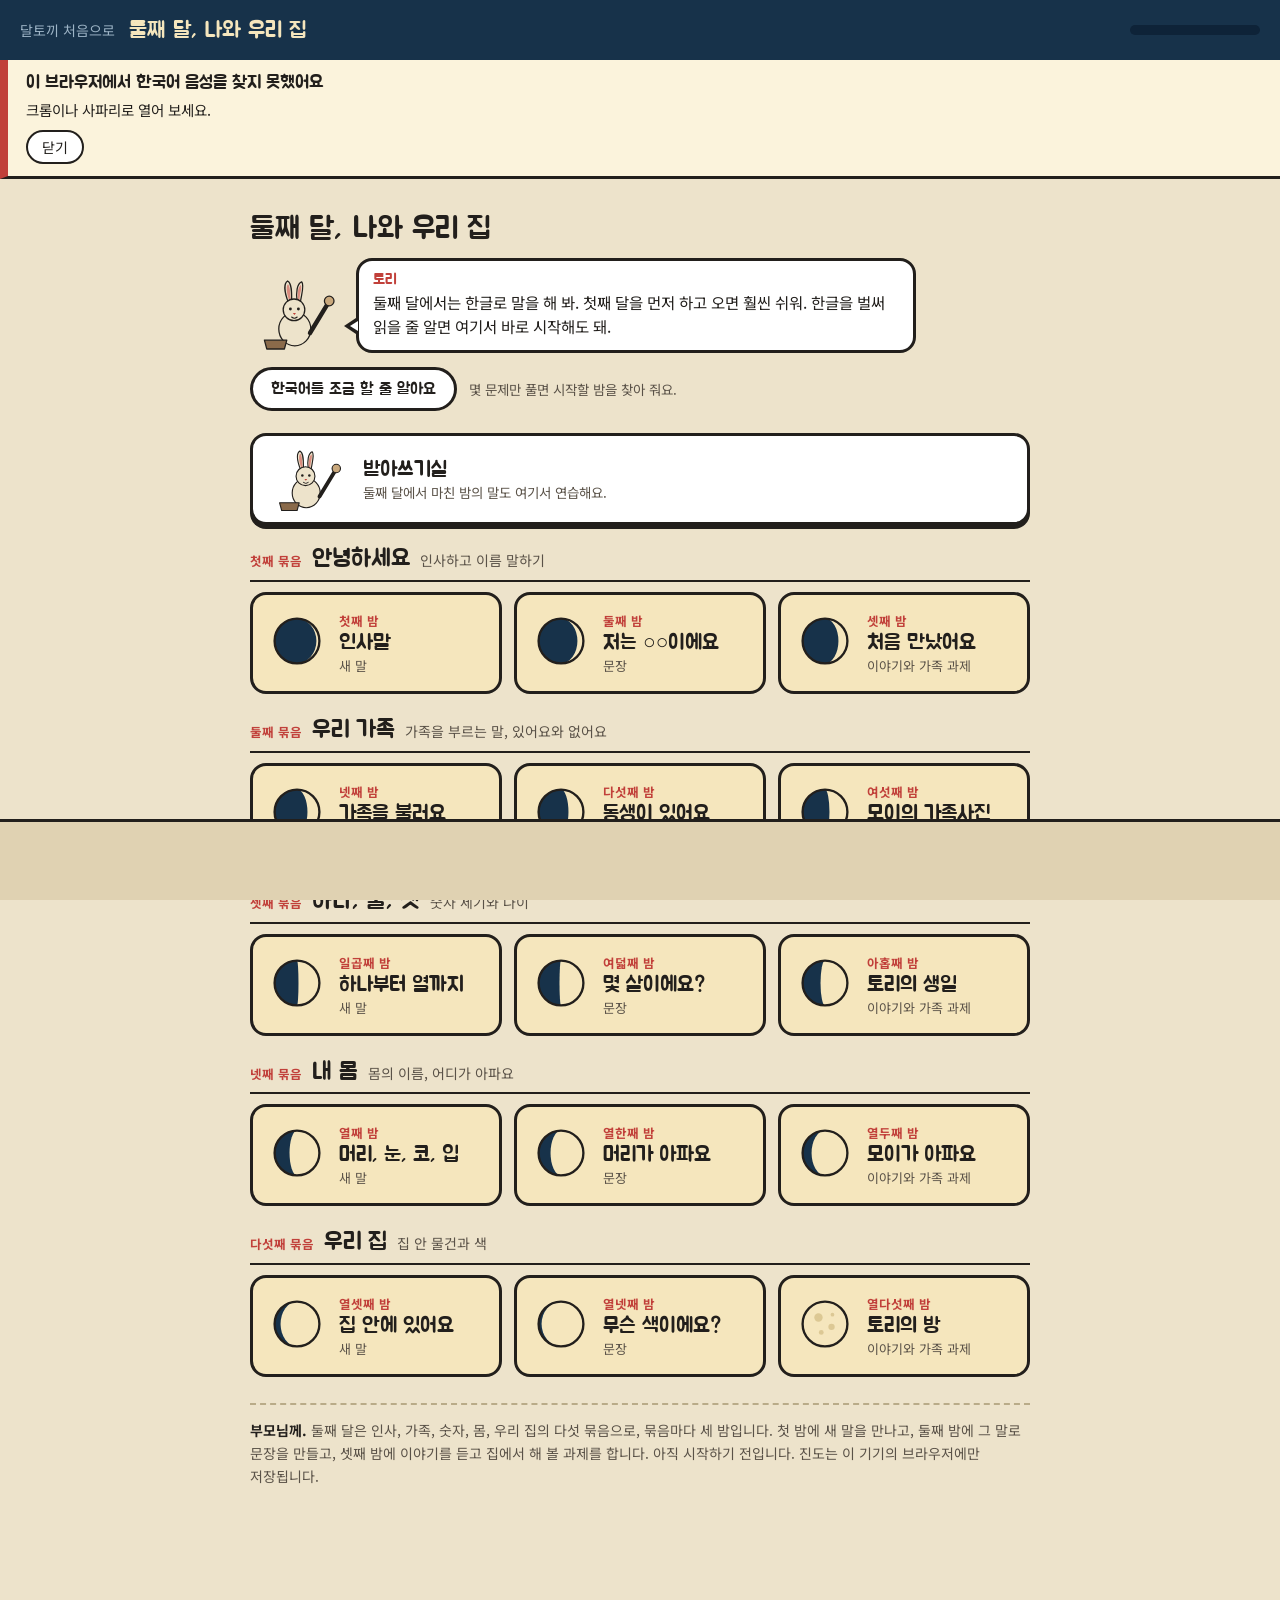
<file: second-moon/index.html>
<!DOCTYPE html>
<html lang="ko">
<head>
<meta charset="utf-8">
<meta name="viewport" content="width=device-width, initial-scale=1">
<title>둘째 달, 나와 우리 집 - 달토끼</title>
<meta property="og:title" content="둘째 달, 나와 우리 집 - 달토끼">
<meta property="og:description" content="한글로 첫 말을 해요. 인사, 이름, 가족, 숫자, 몸, 우리 집. 무료, 광고 없음, 가입 없음.">
<meta property="og:type" content="website">
<meta name="description" content="달토끼 둘째 달. 첫째 달에 배운 한글로 인사하고 이름을 말하는 것부터 시작해 가족, 숫자, 몸, 우리 집을 다룹니다. 무료, 광고 없음, 가입 없음.">
<link rel="icon" href="data:image/svg+xml,%3Csvg%20xmlns='http://www.w3.org/2000/svg'%20viewBox='0%200%20200%20200'%3E%3Ccircle%20cx='100'%20cy='100'%20r='96'%20fill='%2317324A'/%3E%3Ccircle%20cx='100'%20cy='100'%20r='74'%20fill='%23F5E6BD'/%3E%3Cg%20fill='%2317324A'%3E%3Cpath%20d='M80%20140%20L132%20140%20L125%20164%20L87%20164%20Z'/%3E%3Cellipse%20cx='98'%20cy='118'%20rx='19'%20ry='25'/%3E%3Ccircle%20cx='90'%20cy='88'%20r='13'/%3E%3Cpath%20d='M83%2078%20C76%2060%2074%2044%2081%2038%20C88%2044%2088%2062%2090%2077%20Z'/%3E%3Cpath%20d='M95%2078%20C93%2060%2096%2044%20102%2040%20C106%2048%20101%2064%2099%2078%20Z'/%3E%3C/g%3E%3C/svg%3E">
<link rel="preconnect" href="https://fonts.googleapis.com">
<link rel="preconnect" href="https://fonts.gstatic.com" crossorigin>
<link href="https://fonts.googleapis.com/css2?family=Jua&family=Noto+Sans+KR:wght@400;500;700&display=swap" rel="stylesheet">
<link rel="stylesheet" href="../assets/dal.css?v=20261030">
</head>
<body>

<header>
  <a class="back" id="siteHome" href="../">달토끼 처음으로</a>
  <button class="back" id="homeBtn">밤 고르기</button>
  <div class="title" id="hdrTitle">둘째 달</div>
  <div class="moonbar">
    <span id="stepLabel"></span>
    <div class="track"><i id="trackFill"></i></div>
  </div>
</header>

<div id="envNote" class="envnote" role="region" aria-label="소리 안내" hidden></div>

<main><div class="card" id="card"></div></main>

<div id="audioNote" role="status">이 기기에서는 소리가 안 나와요. 글자와 뜻으로 먼저 해 보고, 소리는 다른 기기에서 들어 보세요. <u>눌러서 닫기</u></div>

<div class="footbar">
  <div class="feedback" id="feedback" role="status" aria-live="polite"></div>
  <div style="display:flex;align-items:center;gap:16px">
    <label class="toggle" hidden><input type="checkbox" id="hintToggle"> 소리 힌트</label>
    <button class="btn" id="nextBtn">다음</button>
  </div>
</div>

<script src="../assets/dal.js?v=20261030"></script>
<script src="../content/second-moon.js?v=20261030"></script>
<script>const MOON = SECOND_MOON;</script>
<script src="../assets/moon.js?v=20261030"></script>
</body>
</html>
</file>
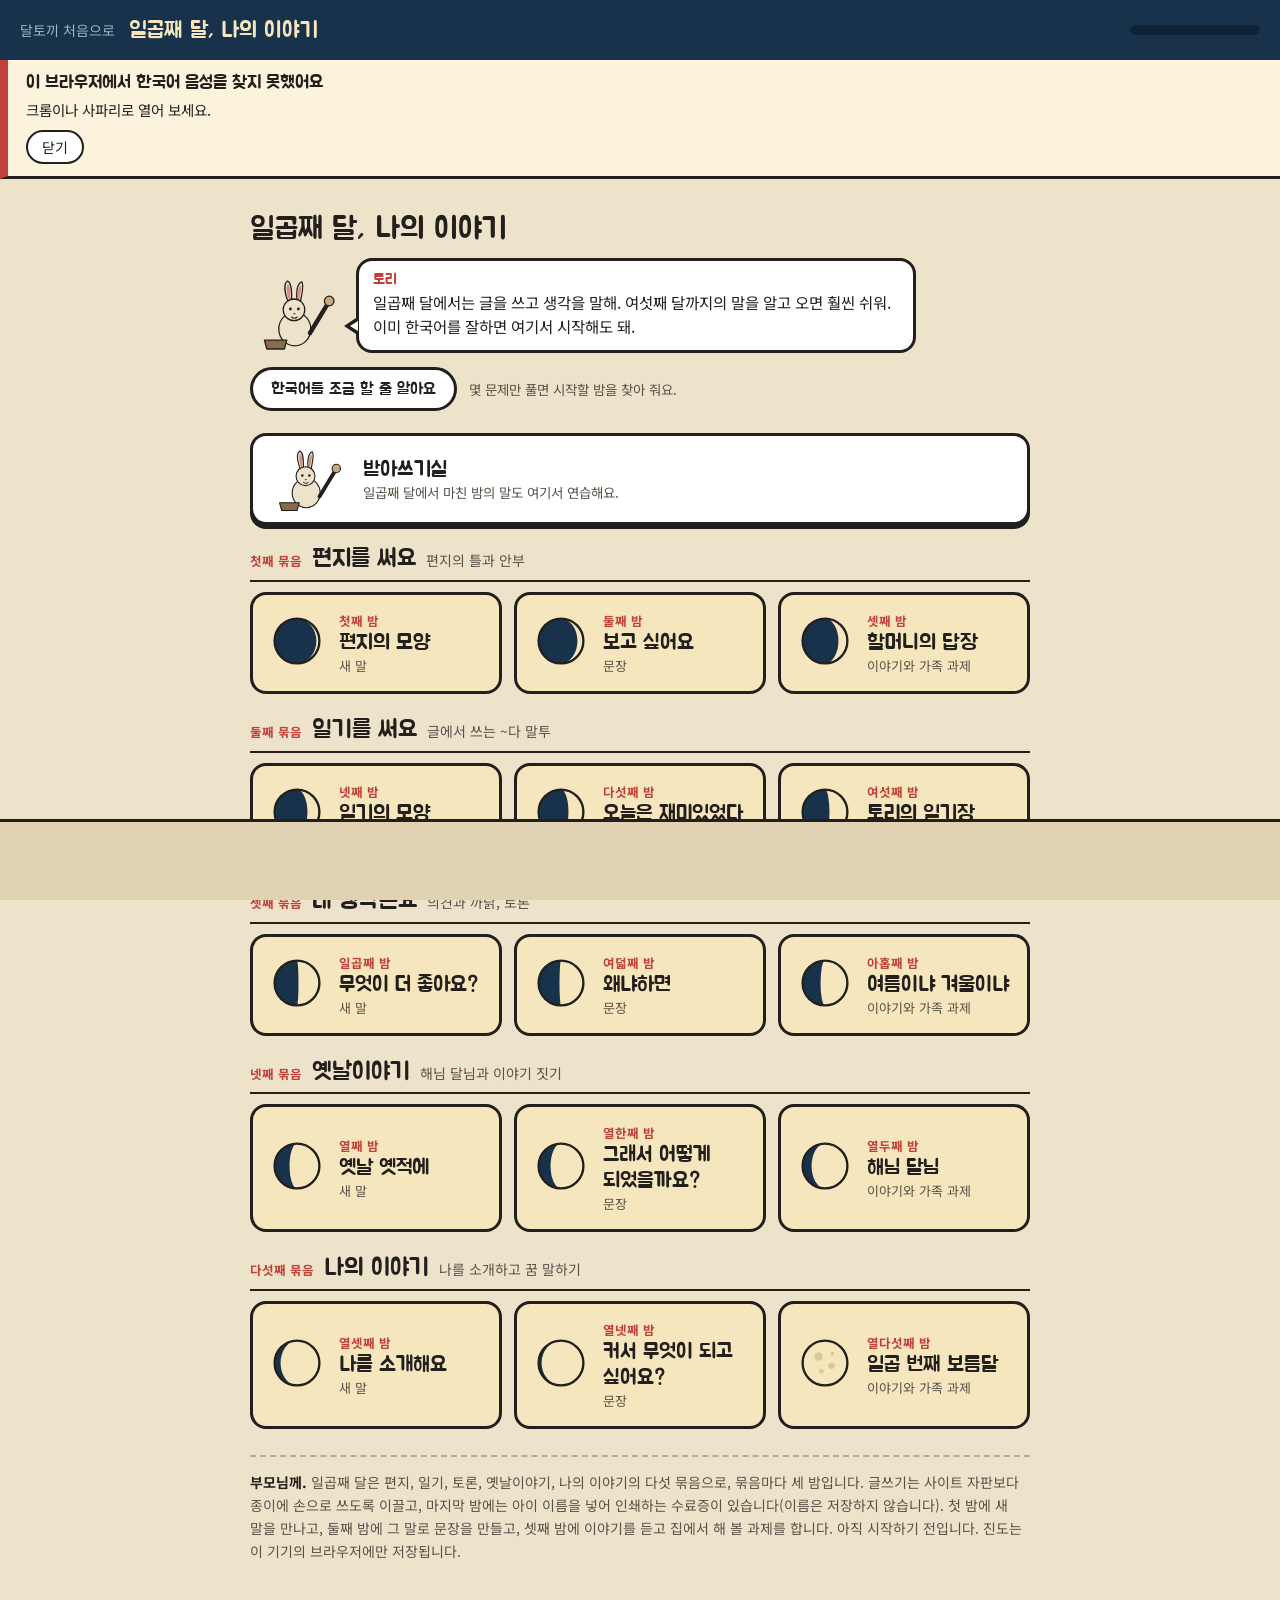
<file: seventh-moon/index.html>
<!DOCTYPE html>
<html lang="ko">
<head>
<meta charset="utf-8">
<meta name="viewport" content="width=device-width, initial-scale=1">
<title>일곱째 달, 나의 이야기 - 달토끼</title>
<meta property="og:title" content="일곱째 달, 나의 이야기 - 달토끼">
<meta property="og:description" content="편지와 일기를 쓰고, 생각을 말하고, 옛날이야기를 짓고, 나의 이야기를 해요. 무료, 광고 없음, 가입 없음.">
<meta property="og:type" content="website">
<meta name="description" content="달토끼 일곱째 달. 편지와 일기 쓰기, 의견과 까닭 말하기, 해님 달님 옛이야기, 나를 소개하고 꿈 말하기, 그리고 수료증까지. 무료, 광고 없음, 가입 없음.">
<link rel="icon" href="data:image/svg+xml,%3Csvg%20xmlns='http://www.w3.org/2000/svg'%20viewBox='0%200%20200%20200'%3E%3Ccircle%20cx='100'%20cy='100'%20r='96'%20fill='%2317324A'/%3E%3Ccircle%20cx='100'%20cy='100'%20r='74'%20fill='%23F5E6BD'/%3E%3Cg%20fill='%2317324A'%3E%3Cpath%20d='M80%20140%20L132%20140%20L125%20164%20L87%20164%20Z'/%3E%3Cellipse%20cx='98'%20cy='118'%20rx='19'%20ry='25'/%3E%3Ccircle%20cx='90'%20cy='88'%20r='13'/%3E%3Cpath%20d='M83%2078%20C76%2060%2074%2044%2081%2038%20C88%2044%2088%2062%2090%2077%20Z'/%3E%3Cpath%20d='M95%2078%20C93%2060%2096%2044%20102%2040%20C106%2048%20101%2064%2099%2078%20Z'/%3E%3C/g%3E%3C/svg%3E">
<link rel="preconnect" href="https://fonts.googleapis.com">
<link rel="preconnect" href="https://fonts.gstatic.com" crossorigin>
<link href="https://fonts.googleapis.com/css2?family=Jua&family=Noto+Sans+KR:wght@400;500;700&display=swap" rel="stylesheet">
<link rel="stylesheet" href="../assets/dal.css?v=20261030">
</head>
<body>

<header>
  <a class="back" id="siteHome" href="../">달토끼 처음으로</a>
  <button class="back" id="homeBtn">밤 고르기</button>
  <div class="title" id="hdrTitle">일곱째 달</div>
  <div class="moonbar">
    <span id="stepLabel"></span>
    <div class="track"><i id="trackFill"></i></div>
  </div>
</header>

<div id="envNote" class="envnote" role="region" aria-label="소리 안내" hidden></div>

<main><div class="card" id="card"></div></main>

<div id="audioNote" role="status">이 기기에서는 소리가 안 나와요. 글자와 뜻으로 먼저 해 보고, 소리는 다른 기기에서 들어 보세요. <u>눌러서 닫기</u></div>

<div class="footbar">
  <div class="feedback" id="feedback" role="status" aria-live="polite"></div>
  <div style="display:flex;align-items:center;gap:16px">
    <label class="toggle" hidden><input type="checkbox" id="hintToggle"> 소리 힌트</label>
    <button class="btn" id="nextBtn">다음</button>
  </div>
</div>

<script src="../assets/dal.js?v=20261030"></script>
<script src="../content/second-moon.js?v=20261030"></script>
<script src="../content/third-moon.js?v=20261030"></script>
<script src="../content/fourth-moon.js?v=20261030"></script>
<script src="../content/fifth-moon.js?v=20261030"></script>
<script src="../content/sixth-moon.js?v=20261030"></script>
<script src="../content/seventh-moon.js?v=20261030"></script>
<script>const MOON = SEVENTH_MOON;</script>
<script src="../assets/moon.js?v=20261030"></script>
</body>
</html>
</file>
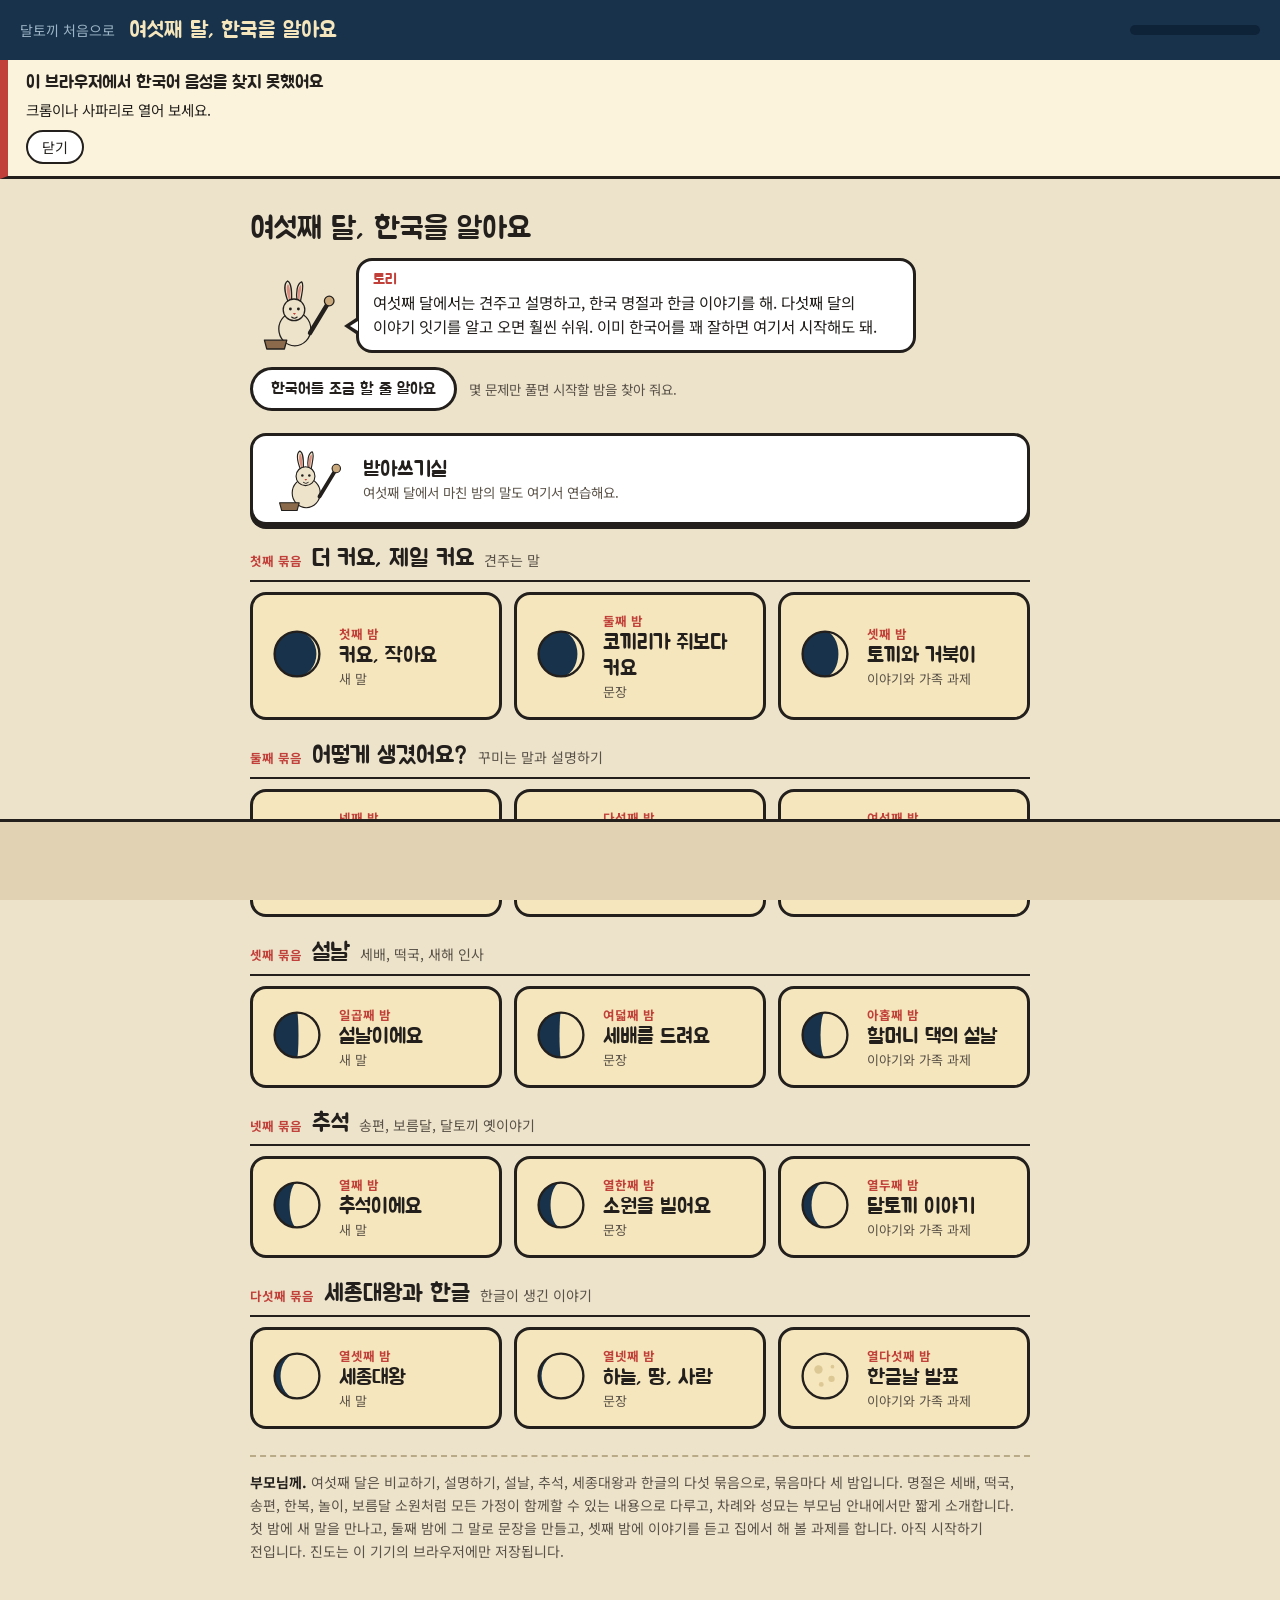
<file: sixth-moon/index.html>
<!DOCTYPE html>
<html lang="ko">
<head>
<meta charset="utf-8">
<meta name="viewport" content="width=device-width, initial-scale=1">
<title>여섯째 달, 한국을 알아요 - 달토끼</title>
<meta property="og:title" content="여섯째 달, 한국을 알아요 - 달토끼">
<meta property="og:description" content="견주고 설명하고, 설날과 추석, 한글 이야기를 한국어로 해요. 무료, 광고 없음, 가입 없음.">
<meta property="og:type" content="website">
<meta name="description" content="달토끼 여섯째 달. 보다, 제일로 견주고, 꾸미는 말로 설명하고, 설날과 추석, 달토끼 옛이야기, 세종대왕과 한글 이야기를 배웁니다. 무료, 광고 없음, 가입 없음.">
<link rel="icon" href="data:image/svg+xml,%3Csvg%20xmlns='http://www.w3.org/2000/svg'%20viewBox='0%200%20200%20200'%3E%3Ccircle%20cx='100'%20cy='100'%20r='96'%20fill='%2317324A'/%3E%3Ccircle%20cx='100'%20cy='100'%20r='74'%20fill='%23F5E6BD'/%3E%3Cg%20fill='%2317324A'%3E%3Cpath%20d='M80%20140%20L132%20140%20L125%20164%20L87%20164%20Z'/%3E%3Cellipse%20cx='98'%20cy='118'%20rx='19'%20ry='25'/%3E%3Ccircle%20cx='90'%20cy='88'%20r='13'/%3E%3Cpath%20d='M83%2078%20C76%2060%2074%2044%2081%2038%20C88%2044%2088%2062%2090%2077%20Z'/%3E%3Cpath%20d='M95%2078%20C93%2060%2096%2044%20102%2040%20C106%2048%20101%2064%2099%2078%20Z'/%3E%3C/g%3E%3C/svg%3E">
<link rel="preconnect" href="https://fonts.googleapis.com">
<link rel="preconnect" href="https://fonts.gstatic.com" crossorigin>
<link href="https://fonts.googleapis.com/css2?family=Jua&family=Noto+Sans+KR:wght@400;500;700&display=swap" rel="stylesheet">
<link rel="stylesheet" href="../assets/dal.css?v=20261030">
</head>
<body>

<header>
  <a class="back" id="siteHome" href="../">달토끼 처음으로</a>
  <button class="back" id="homeBtn">밤 고르기</button>
  <div class="title" id="hdrTitle">여섯째 달</div>
  <div class="moonbar">
    <span id="stepLabel"></span>
    <div class="track"><i id="trackFill"></i></div>
  </div>
</header>

<div id="envNote" class="envnote" role="region" aria-label="소리 안내" hidden></div>

<main><div class="card" id="card"></div></main>

<div id="audioNote" role="status">이 기기에서는 소리가 안 나와요. 글자와 뜻으로 먼저 해 보고, 소리는 다른 기기에서 들어 보세요. <u>눌러서 닫기</u></div>

<div class="footbar">
  <div class="feedback" id="feedback" role="status" aria-live="polite"></div>
  <div style="display:flex;align-items:center;gap:16px">
    <label class="toggle" hidden><input type="checkbox" id="hintToggle"> 소리 힌트</label>
    <button class="btn" id="nextBtn">다음</button>
  </div>
</div>

<script src="../assets/dal.js?v=20261030"></script>
<script src="../content/second-moon.js?v=20261030"></script>
<script src="../content/third-moon.js?v=20261030"></script>
<script src="../content/fourth-moon.js?v=20261030"></script>
<script src="../content/fifth-moon.js?v=20261030"></script>
<script src="../content/sixth-moon.js?v=20261030"></script>
<script>const MOON = SIXTH_MOON;</script>
<script src="../assets/moon.js?v=20261030"></script>
</body>
</html>
</file>
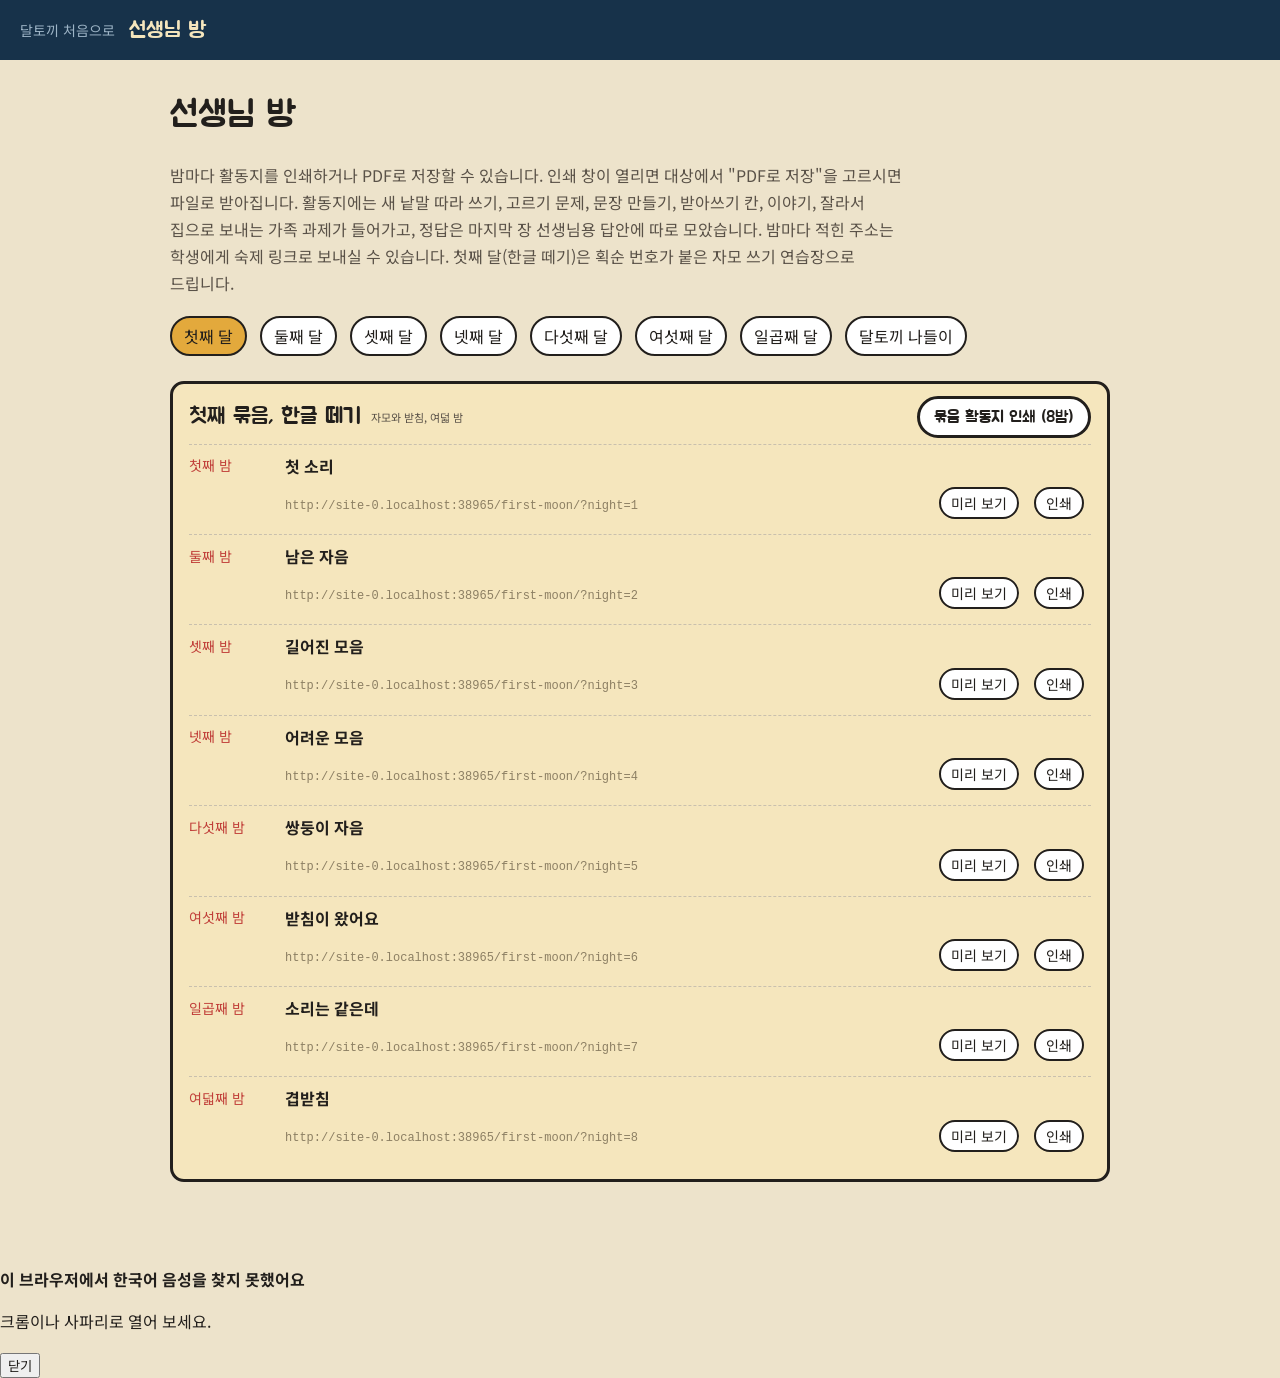
<file: teacher/index.html>
<!DOCTYPE html>
<html lang="ko">
<head>
<meta charset="utf-8">
<meta name="viewport" content="width=device-width, initial-scale=1">
<title>선생님 방 - 달토끼</title>
<meta property="og:title" content="선생님 방 - 달토끼">
<meta property="og:description" content="한글학교 선생님을 위한 달토끼 활동지. 밤마다 인쇄하거나 PDF로 저장해요.">
<meta property="og:type" content="website">
<meta name="description" content="달토끼 선생님 방. 밤마다 새 낱말, 고르기, 문장 만들기, 받아쓰기, 가족 과제가 담긴 활동지와 답안을 인쇄하거나 PDF로 저장할 수 있습니다.">
<link rel="icon" href="data:image/svg+xml,%3Csvg%20xmlns='http://www.w3.org/2000/svg'%20viewBox='0%200%20200%20200'%3E%3Ccircle%20cx='100'%20cy='100'%20r='96'%20fill='%2317324A'/%3E%3Ccircle%20cx='100'%20cy='100'%20r='74'%20fill='%23F5E6BD'/%3E%3Cg%20fill='%2317324A'%3E%3Cpath%20d='M80%20140%20L132%20140%20L125%20164%20L87%20164%20Z'/%3E%3Cellipse%20cx='98'%20cy='118'%20rx='19'%20ry='25'/%3E%3Ccircle%20cx='90'%20cy='88'%20r='13'/%3E%3Cpath%20d='M83%2078%20C76%2060%2074%2044%2081%2038%20C88%2044%2088%2062%2090%2077%20Z'/%3E%3Cpath%20d='M95%2078%20C93%2060%2096%2044%20102%2040%20C106%2048%20101%2064%2099%2078%20Z'/%3E%3C/g%3E%3C/svg%3E">
<link rel="preconnect" href="https://fonts.googleapis.com">
<link rel="preconnect" href="https://fonts.gstatic.com" crossorigin>
<link href="https://fonts.googleapis.com/css2?family=Jua&family=Noto+Sans+KR:wght@400;500;700&display=swap" rel="stylesheet">
<link rel="stylesheet" href="../assets/dal.css?v=20261031">
<style>
.troom{display:block;flex:none;max-width:980px;margin:0 auto;padding:26px 20px 60px;width:100%;box-sizing:border-box}
.troom .chip{font-size:15px;height:auto;min-width:0;padding:6px 12px;border-width:2px;border-radius:999px}
#monthTabs .chip{font-size:16px}
.troom h1{font-family:var(--display);font-weight:400;font-size:36px;margin:0 0 6px}
.troom .lede{color:#5A5248;max-width:46em;line-height:1.7}
#monthTabs{display:flex;flex-wrap:wrap;gap:6px;margin:18px 0}
#monthTabs .chip.on{background:var(--hwang)}
.tbundle{border:3px solid var(--meok);border-radius:14px;background:var(--dalbit);padding:12px 16px;margin-bottom:14px}
.tbhead{display:flex;flex-wrap:wrap;align-items:center;gap:10px;margin-bottom:6px}
.tbhead h3{margin:0;font-family:var(--display);font-weight:400;font-size:22px}
.tbhead .btn{margin-left:auto;font-size:16px;padding:8px 14px}
.tnight{display:grid;grid-template-columns:5.5em 1fr auto auto;gap:8px;align-items:center;padding:8px 0;border-top:1px dashed #C9C0AE}
.tnight code{grid-column:2 / 3;font-size:12px;color:#8C7F63;word-break:break-all}
.tnight .tnum{color:var(--juhong);font-size:14px}
.tnight .chip{font-size:14px;padding:4px 10px}
@media (max-width:640px){.tnight{grid-template-columns:1fr 1fr}.tnight code{grid-column:1 / -1}}
#preview{margin-top:24px}
.pvhead{display:flex;align-items:center;gap:12px;margin-bottom:10px}
/* 활동지 한 장 */
.sheet{background:#fff;color:#221F1C;max-width:8.5in;margin:0 auto 24px;padding:.5in .55in;box-shadow:0 2px 10px rgba(0,0,0,.15);font-size:14px;line-height:1.5}
.shead{border-bottom:3px solid #221F1C;padding-bottom:6px;margin-bottom:10px}
.shead > div:first-child{display:flex;justify-content:space-between;font-size:12px}
.sbrand{font-family:var(--display);font-size:16px;color:#C1403A}
.smeta{color:#5A5248}
.shead .stitle{font-family:var(--display);font-weight:400;font-size:28px;margin:2px 0}
.sname{font-size:13px}
.snameline{display:inline-block;width:14em;border-bottom:1.5px solid #221F1C;margin:0 12px 0 4px}
.snameline.short{width:8em}
.sbig{font-size:16px;margin:6px 0 10px}
.ssec{margin:12px 0;break-inside:avoid}
.ssec h3{font-family:var(--display);font-weight:400;font-size:19px;margin:0 0 6px;border-left:6px solid #E3A93C;padding-left:8px}
.ssec h3 small{font-family:'Noto Sans KR',sans-serif;font-size:12px;color:#5A5248;margin-left:6px}
.swords{display:grid;grid-template-columns:1fr 1fr;gap:8px}
.sword{display:grid;grid-template-columns:96px 1fr;grid-template-rows:auto 34px;gap:2px 8px;border:1.5px solid #C9C0AE;border-radius:8px;padding:6px;break-inside:avoid}
.sword svg{grid-row:1 / 3}
.swtext b{font-size:18px;margin-right:6px}.swtext .sen{font-size:11px;color:#8C7F63;display:block}
.stag{font-size:11px;color:#fff;background:#8C7F63;border-radius:4px;padding:0 4px}
.strace,.sblank{border-bottom:1.5px dashed #8C7F63;font-size:22px;color:#D5CFC2;font-family:'Noto Sans KR',sans-serif;letter-spacing:.08em;display:inline-block}
.sword .strace{grid-column:2}.sword .sblank{display:none}
.sblock h4{margin:8px 0 4px;font-size:14px}
.sqrow{display:flex;gap:10px;align-items:center;margin-bottom:6px;break-inside:avoid}
.sq{margin:0 0 2px}
.sline2{color:#2D6E8E}
.sopts{display:flex;flex-wrap:wrap;gap:6px 18px}
.sletter{display:inline-block;width:1.5em;height:1.5em;border:1.5px solid #221F1C;border-radius:50%;text-align:center;line-height:1.4em;font-size:12px;margin-right:4px}
.spicopts{display:flex;gap:14px;margin-bottom:8px}
.spicopt{display:flex;align-items:center}
.sseq{display:grid;grid-template-columns:repeat(auto-fit,minmax(130px,1fr));gap:8px}
.sseqcard{border:1.5px solid #C9C0AE;border-radius:8px;padding:6px;text-align:center;position:relative;break-inside:avoid}
.sseqcard p{margin:2px 0 0;font-size:12px}
.sbox{position:absolute;left:6px;top:6px;width:24px;height:24px;border:2px solid #221F1C;background:#fff}
.srule{margin:6px 0 2px;font-weight:700;font-size:13px}
.stable{border-collapse:collapse;width:100%;margin-bottom:4px}
.stable th,.stable td{border:1.5px solid #C9C0AE;padding:4px 8px;height:28px;text-align:left}
.stable th{background:#F5E6BD;font-weight:500}
.small{font-size:11px;color:#5A5248}
.sbuild{margin-bottom:10px;break-inside:avoid}
.snum{font-weight:700;margin-right:6px}
.sheettile{display:inline-block;border:1.5px solid #221F1C;border-radius:6px;padding:1px 8px;margin:0 4px 4px 0;background:#FBF7EC;font-size:14px}
.sjosa{display:grid;grid-template-columns:1fr 1fr;gap:6px 20px}.sjrow b{font-size:16px;margin-right:6px}
.sbuild .sen{font-size:11px;color:#8C7F63}
.swrite{border-bottom:1.5px solid #221F1C;height:26px;margin-top:4px}
.swrite.short{display:inline-block;width:12em;height:22px}
.sdict{display:flex;gap:28px;flex-wrap:wrap}
.sstory p{margin:2px 0}.sstory b{display:inline-block;min-width:4em;color:#C1403A}
.stask{margin-top:16px;border-top:2px dashed #221F1C;padding-top:8px;break-inside:avoid}
.scut{font-size:11px;color:#8C7F63;margin:0 0 4px}
.stask h3{font-family:var(--display);font-weight:400;font-size:18px;margin:0 0 4px}
.stask ul{margin:0 0 6px;padding-left:18px}.swhen{color:#2D6E8E;margin-right:4px}
.sparent{font-size:12px;margin:0}
.skey ul{margin:0;padding-left:18px}
.sjamo{display:grid;grid-template-columns:1fr 1fr;gap:6px 18px}
.sjrow2{display:flex;align-items:center;gap:4px;break-inside:avoid}
.sjrow2 svg{border:1.5px solid #C9C0AE;border-radius:4px;background:#fff}
.shint{font-size:11px;color:#8C7F63;margin-left:4px}
.sgrid th,.sgrid td{text-align:center;font-size:18px;width:3.2em}
.sgrid td.scell{height:40px}
#printArea{display:none}
@page{size:letter;margin:.4in}
@media print{
  html.printing-sheets body > *{display:none !important}
  html.printing-sheets #printArea{display:block !important}
  html.printing-sheets .sheet{box-shadow:none;margin:0;padding:0;max-width:none;break-after:page}
  html.printing-sheets .sheet:last-child{break-after:auto}
}
</style>
</head>
<body>
<header>
  <a class="back" href="../">달토끼 처음으로</a>
  <div class="title">선생님 방</div>
</header>
<main class="troom">
  <h1>선생님 방</h1>
  <p class="lede">밤마다 활동지를 인쇄하거나 PDF로 저장할 수 있습니다. 인쇄 창이 열리면 대상에서 "PDF로 저장"을 고르시면 파일로 받아집니다.
  활동지에는 새 낱말 따라 쓰기, 고르기 문제, 문장 만들기, 받아쓰기 칸, 이야기, 잘라서 집으로 보내는 가족 과제가 들어가고,
  정답은 마지막 장 선생님용 답안에 따로 모았습니다. 밤마다 적힌 주소는 학생에게 숙제 링크로 보내실 수 있습니다.
  첫째 달(한글 떼기)은 획순 번호가 붙은 자모 쓰기 연습장으로 드립니다.</p>
  <div id="monthTabs" role="tablist" aria-label="달 고르기"></div>
  <div id="roomList"></div>
  <div id="preview"></div>
</main>
<div id="printArea"></div>
<!-- 공용 엔진(dal.js)이 찾는 자리입니다. 선생님 방에서는 쓰지 않아 숨겨 둡니다. -->
<div hidden><div id="card"></div><div id="feedback"></div><button id="nextBtn"></button><input type="checkbox" id="hintToggle"><span id="hdrTitle"></span><button id="homeBtn"></button><a id="siteHome"></a></div>
<div id="audioNote" role="status" hidden></div>
<div id="envNote" hidden></div>
<script src="../assets/dal.js?v=20261031"></script>
<script src="../content/first-moon.js?v=20261031"></script>
<script src="../content/second-moon.js?v=20261031"></script>
<script src="../content/third-moon.js?v=20261031"></script>
<script src="../content/fourth-moon.js?v=20261031"></script>
<script src="../content/fifth-moon.js?v=20261031"></script>
<script src="../content/sixth-moon.js?v=20261031"></script>
<script src="../content/seventh-moon.js?v=20261031"></script>
<script src="../content/outings.js?v=20261031"></script>
<script src="../assets/sheet.js?v=20261031"></script>
<script>initRoom();</script>
</body>
</html>
</file>
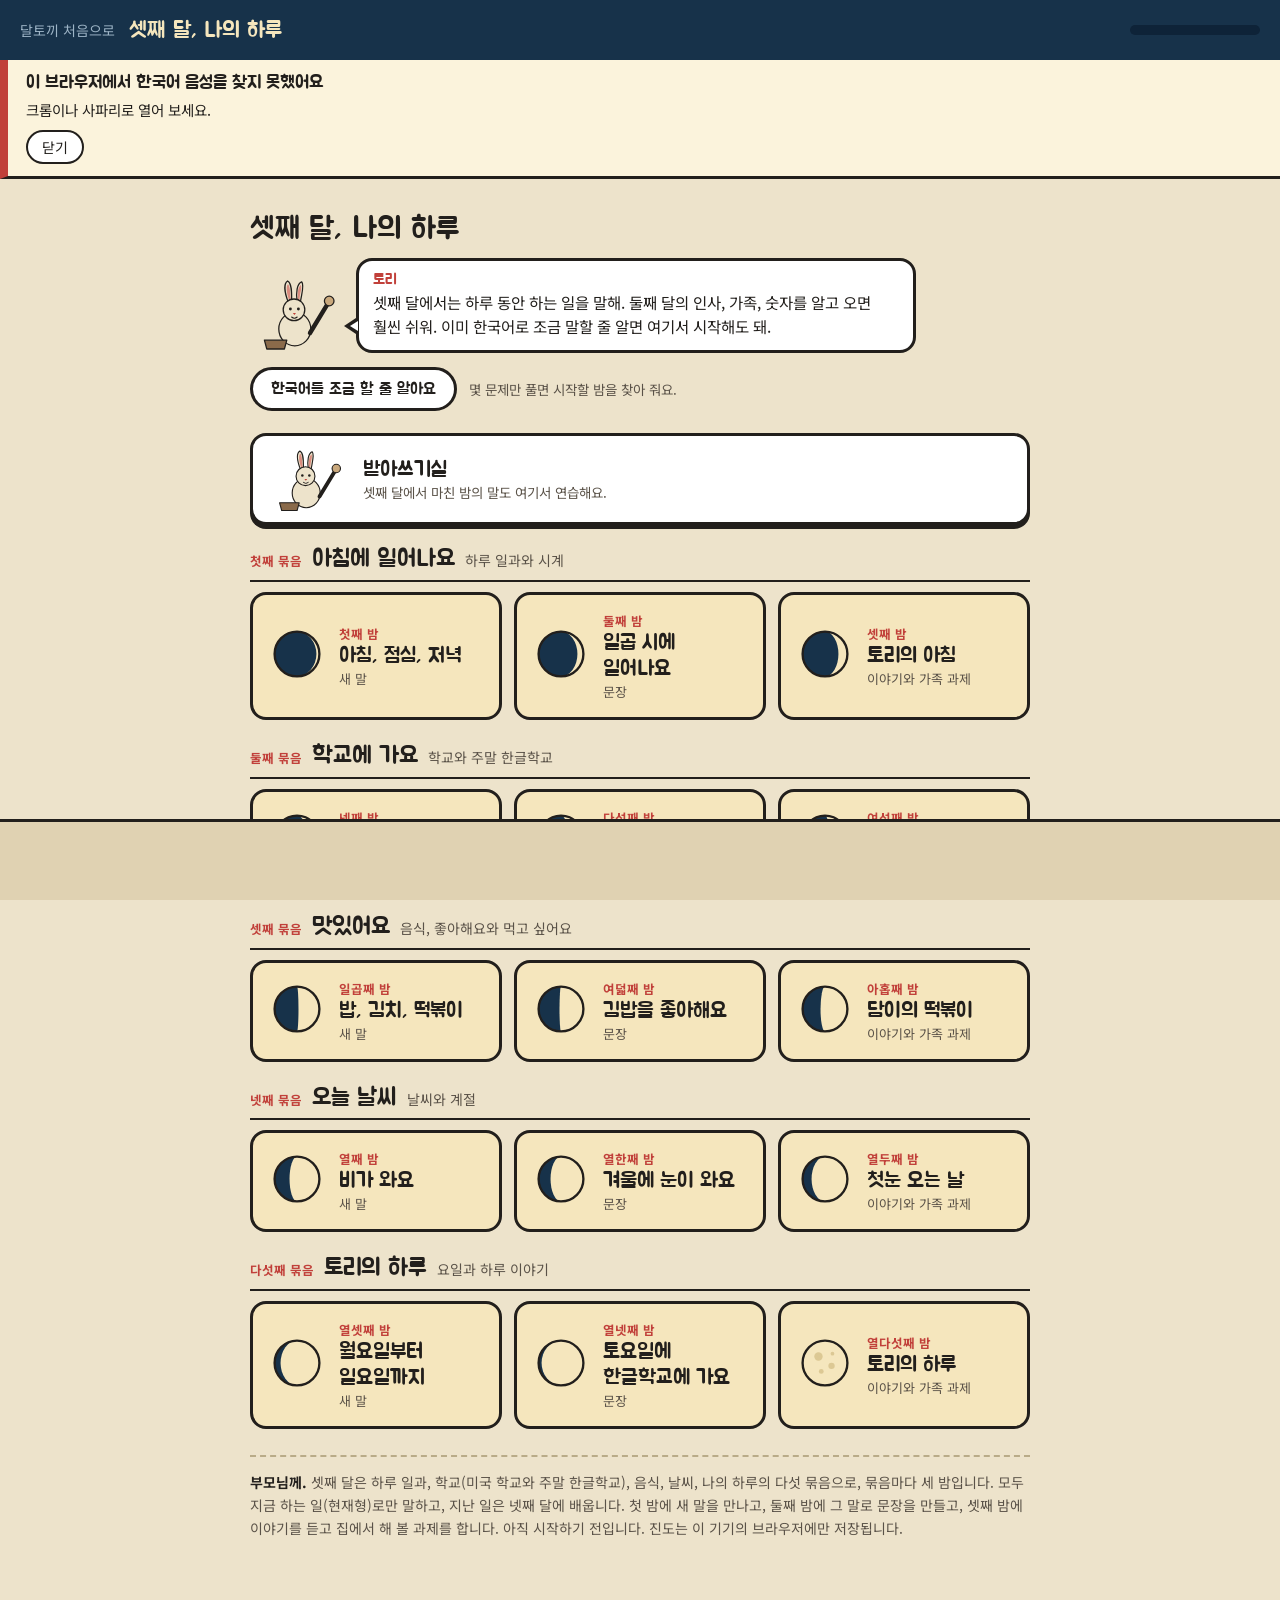
<file: third-moon/index.html>
<!DOCTYPE html>
<html lang="ko">
<head>
<meta charset="utf-8">
<meta name="viewport" content="width=device-width, initial-scale=1">
<title>셋째 달, 나의 하루 - 달토끼</title>
<meta property="og:title" content="셋째 달, 나의 하루 - 달토끼">
<meta property="og:description" content="하루 동안 하는 일을 한국어로 말해요. 하루 일과, 학교와 한글학교, 음식, 날씨. 무료, 광고 없음, 가입 없음.">
<meta property="og:type" content="website">
<meta name="description" content="달토끼 셋째 달. 움직이는 말(동사)을 배워 하루 일과, 미국 학교와 주말 한글학교, 음식, 날씨, 나의 하루를 말합니다. 무료, 광고 없음, 가입 없음.">
<link rel="icon" href="data:image/svg+xml,%3Csvg%20xmlns='http://www.w3.org/2000/svg'%20viewBox='0%200%20200%20200'%3E%3Ccircle%20cx='100'%20cy='100'%20r='96'%20fill='%2317324A'/%3E%3Ccircle%20cx='100'%20cy='100'%20r='74'%20fill='%23F5E6BD'/%3E%3Cg%20fill='%2317324A'%3E%3Cpath%20d='M80%20140%20L132%20140%20L125%20164%20L87%20164%20Z'/%3E%3Cellipse%20cx='98'%20cy='118'%20rx='19'%20ry='25'/%3E%3Ccircle%20cx='90'%20cy='88'%20r='13'/%3E%3Cpath%20d='M83%2078%20C76%2060%2074%2044%2081%2038%20C88%2044%2088%2062%2090%2077%20Z'/%3E%3Cpath%20d='M95%2078%20C93%2060%2096%2044%20102%2040%20C106%2048%20101%2064%2099%2078%20Z'/%3E%3C/g%3E%3C/svg%3E">
<link rel="preconnect" href="https://fonts.googleapis.com">
<link rel="preconnect" href="https://fonts.gstatic.com" crossorigin>
<link href="https://fonts.googleapis.com/css2?family=Jua&family=Noto+Sans+KR:wght@400;500;700&display=swap" rel="stylesheet">
<link rel="stylesheet" href="../assets/dal.css?v=20261030">
</head>
<body>

<header>
  <a class="back" id="siteHome" href="../">달토끼 처음으로</a>
  <button class="back" id="homeBtn">밤 고르기</button>
  <div class="title" id="hdrTitle">셋째 달</div>
  <div class="moonbar">
    <span id="stepLabel"></span>
    <div class="track"><i id="trackFill"></i></div>
  </div>
</header>

<div id="envNote" class="envnote" role="region" aria-label="소리 안내" hidden></div>

<main><div class="card" id="card"></div></main>

<div id="audioNote" role="status">이 기기에서는 소리가 안 나와요. 글자와 뜻으로 먼저 해 보고, 소리는 다른 기기에서 들어 보세요. <u>눌러서 닫기</u></div>

<div class="footbar">
  <div class="feedback" id="feedback" role="status" aria-live="polite"></div>
  <div style="display:flex;align-items:center;gap:16px">
    <label class="toggle" hidden><input type="checkbox" id="hintToggle"> 소리 힌트</label>
    <button class="btn" id="nextBtn">다음</button>
  </div>
</div>

<script src="../assets/dal.js?v=20261030"></script>
<script src="../content/second-moon.js?v=20261030"></script>
<script src="../content/third-moon.js?v=20261030"></script>
<script>const MOON = THIRD_MOON;</script>
<script src="../assets/moon.js?v=20261030"></script>
</body>
</html>
</file>
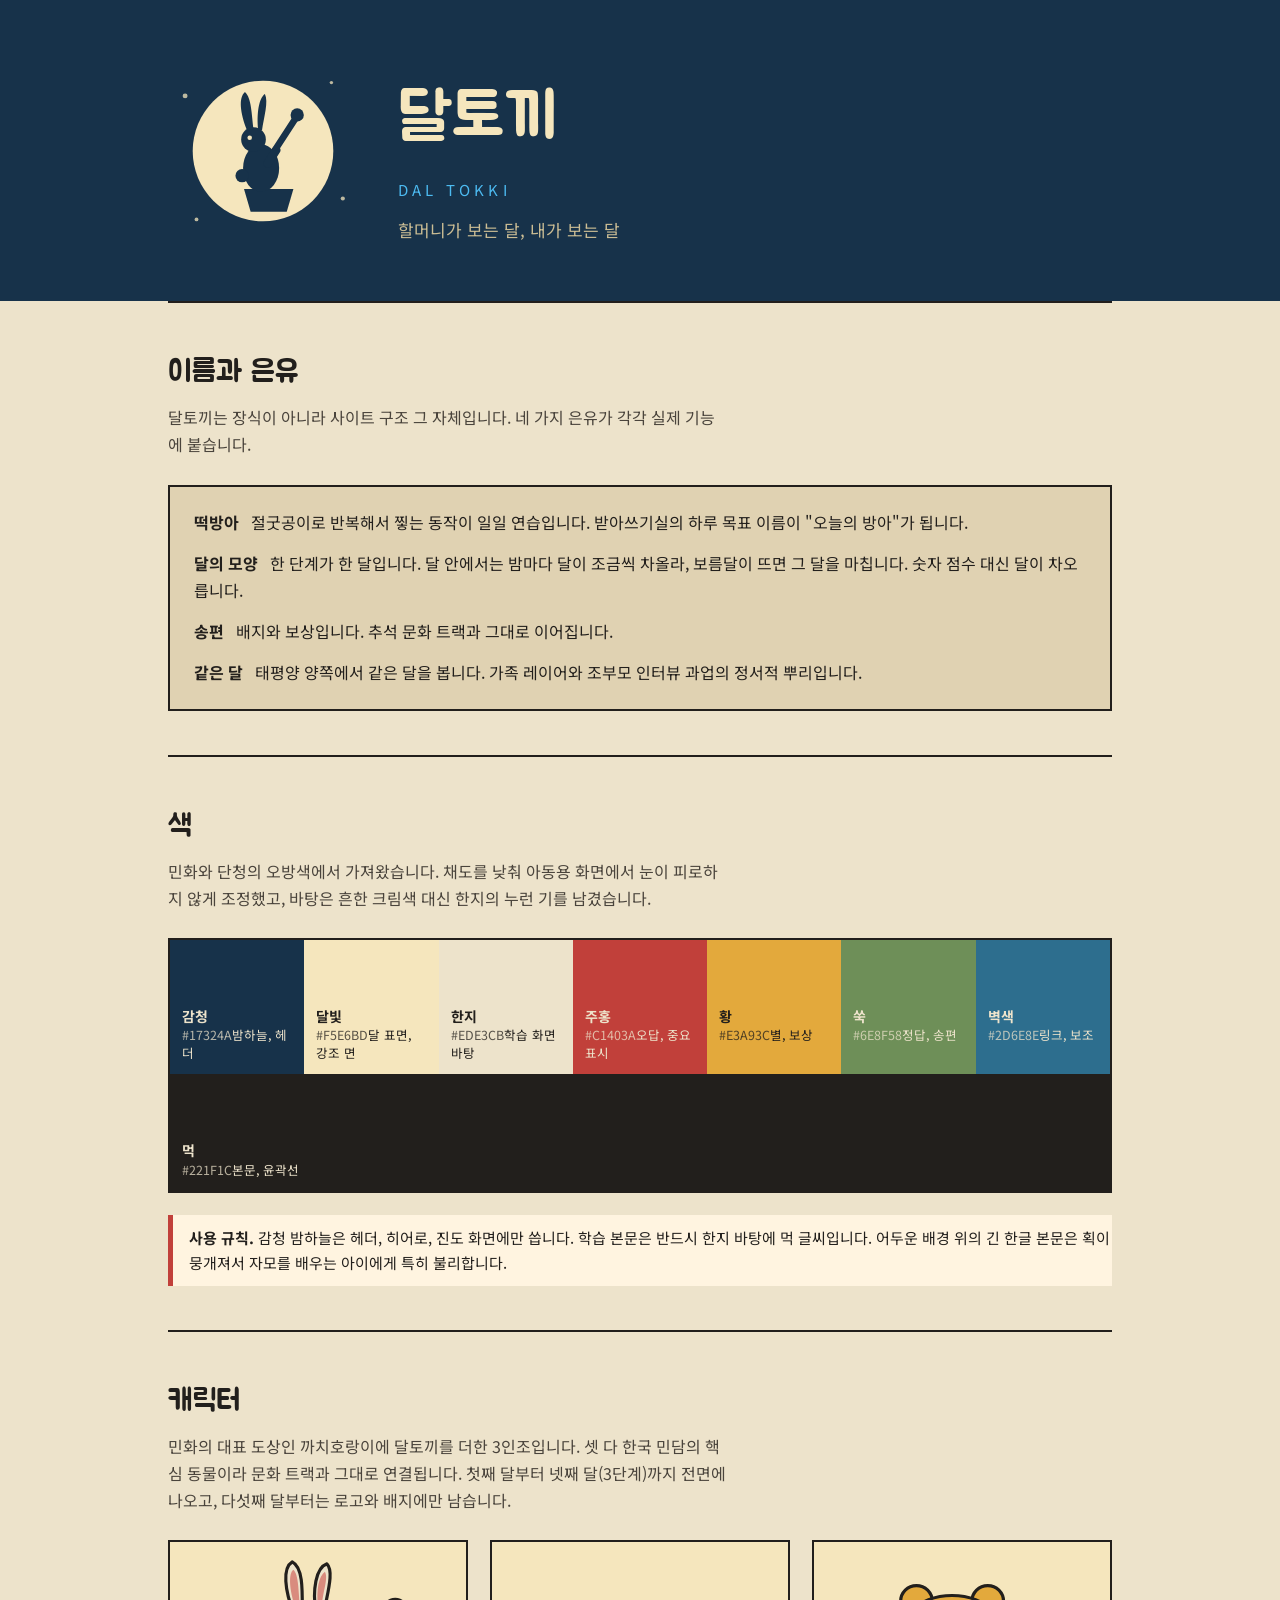
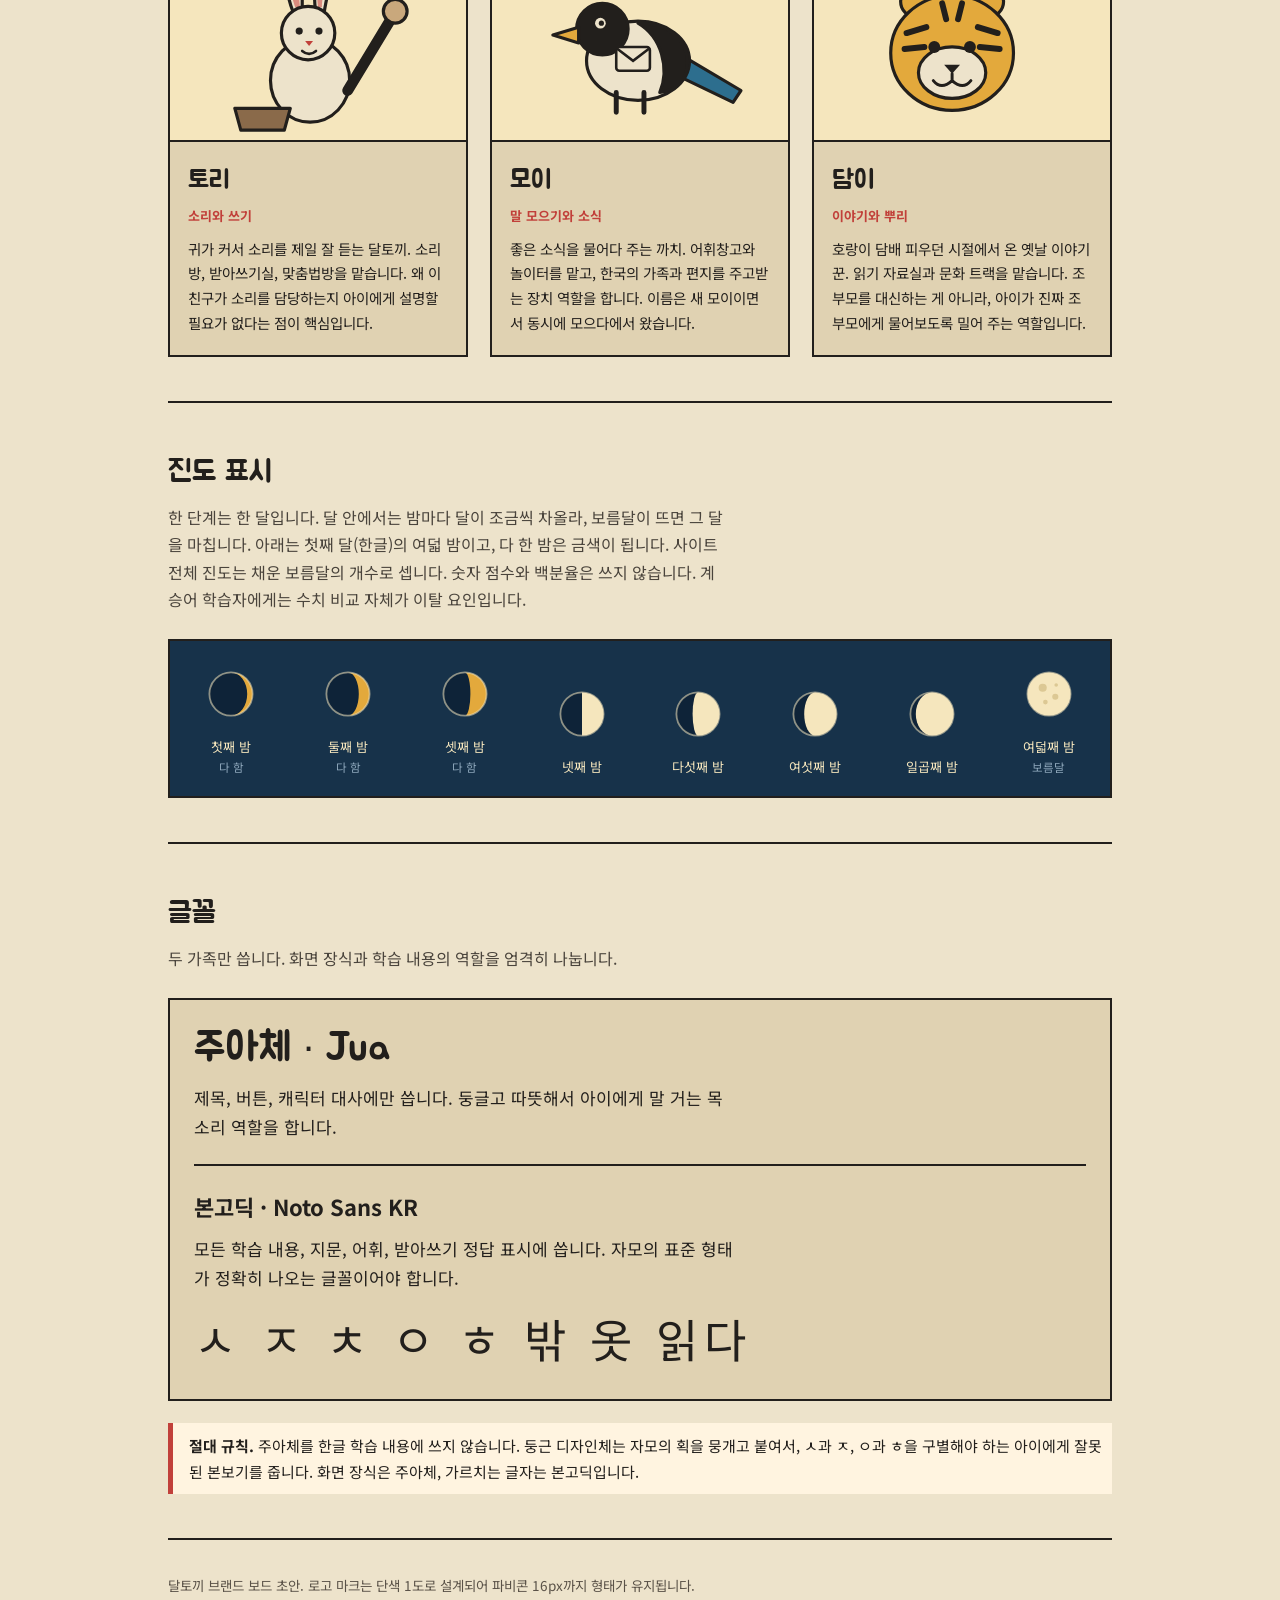
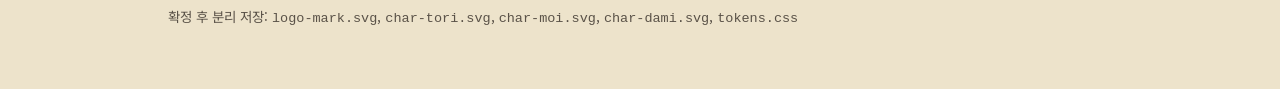
<file: daltokki-brand.html>
<!DOCTYPE html>
<html lang="ko">
<head>
<meta charset="utf-8">
<meta name="viewport" content="width=device-width, initial-scale=1">
<title>달토끼 브랜드 보드</title>
<link rel="preconnect" href="https://fonts.googleapis.com">
<link rel="preconnect" href="https://fonts.gstatic.com" crossorigin>
<link href="https://fonts.googleapis.com/css2?family=Jua&family=Noto+Sans+KR:wght@400;500;700&display=swap" rel="stylesheet">
<style>
  :root{
    /* 오방색 기반 (단청과 민화에서 가져옴) */
    --meok:      #221F1C;  /* 흑 - 먹선 */
    --hanji:     #EDE3CB;  /* 백 - 한지 바탕 */
    --hanji-deep:#E0D2B2;  /* 한지 그늘 */
    --gamcheong: #17324A;  /* 청 - 밤하늘 감청 */
    --byeok:     #2D6E8E;  /* 청 - 벽색 */
    --juhong:    #C1403A;  /* 적 - 주홍 */
    --hwang:     #E3A93C;  /* 황 - 달빛 */
    --ssuk:      #6E8F58;  /* 녹 - 쑥, 송편 */
    --dalbit:    #F5E6BD;  /* 달 표면 */

    --font-display: 'Jua', sans-serif;
    --font-text: 'Noto Sans KR', sans-serif;
  }
  *{box-sizing:border-box}
  body{
    margin:0; background:var(--hanji); color:var(--meok);
    font-family:var(--font-text); line-height:1.7;
  }
  .wrap{max-width:1000px;margin:0 auto;padding:0 28px}

  /* 히어로: 밤하늘 띠 */
  .sky{background:var(--gamcheong);color:var(--dalbit);padding:56px 0 48px;position:relative;overflow:hidden}
  .sky .wrap{display:flex;align-items:center;gap:40px;flex-wrap:wrap}
  .logo-mark{flex:0 0 auto}
  .logo-type h1{
    font-family:var(--font-display);font-size:64px;margin:0;letter-spacing:.02em;
    color:var(--dalbit);font-weight:400;
  }
  .logo-type .rom{font-size:15px;letter-spacing:.28em;color:var(--byeok);
    filter:brightness(1.7);margin-top:4px}
  .logo-type .tag{font-size:17px;margin-top:14px;color:#CBBD94}

  section{padding:44px 0;border-top:2px solid var(--meok)}
  h2{font-family:var(--font-display);font-weight:400;font-size:30px;margin:0 0 6px}
  .lede{margin:0 0 26px;max-width:62ch;color:#4A443C}

  /* 색 */
  .swatches{display:flex;flex-wrap:wrap;gap:0;border:2px solid var(--meok)}
  .sw{flex:1 1 130px;padding:66px 12px 12px;font-size:12.5px;line-height:1.45}
  .sw b{display:block;font-size:14px;font-weight:700}
  .sw code{font-family:var(--font-text);opacity:.75}

  /* 캐릭터 */
  .cast{display:flex;gap:22px;flex-wrap:wrap}
  .who{flex:1 1 260px;border:2px solid var(--meok);background:var(--hanji-deep)}
  .who .art{display:block;background:var(--dalbit);border-bottom:2px solid var(--meok)}
  .who .txt{padding:16px 18px 20px}
  .who h3{font-family:var(--font-display);font-weight:400;font-size:26px;margin:0}
  .who .role{font-size:13px;color:var(--juhong);font-weight:700;margin:2px 0 10px}
  .who p{margin:0;font-size:14.5px}

  /* 달 진도 */
  .moons{background:var(--gamcheong);border:2px solid var(--meok);padding:26px 10px 18px}
  .moonrow{display:flex;justify-content:space-around;align-items:flex-end;flex-wrap:wrap;gap:14px}
  .moonitem{text-align:center;color:var(--dalbit);width:96px}
  .moonitem span{display:block;font-size:13px;margin-top:8px}
  .moonitem em{display:block;font-style:normal;font-size:11.5px;color:#8FA8BC}

  /* 글꼴 */
  .type-demo{border:2px solid var(--meok);padding:22px 24px;background:var(--hanji-deep)}
  .type-demo .d{font-family:var(--font-display);font-size:40px;line-height:1.3}
  .type-demo .b{font-size:17px;max-width:60ch;margin-top:10px}
  .rule{border-left:5px solid var(--juhong);padding:10px 0 10px 16px;margin-top:22px;
    background:#fff4e0;font-size:15px}
  .rule strong{font-weight:700}
  .big-jamo{font-size:46px;letter-spacing:.12em;margin-top:6px}
  footer{padding:34px 0 60px;font-size:13.5px;color:#5A5248;border-top:2px solid var(--meok)}
</style>
</head>
<body>

<header class="sky">
  <div class="wrap">
    <div class="logo-mark">
      <!-- 로고: 보름달 안의 떡방아 찧는 토끼 -->
      <svg width="190" height="190" viewBox="0 0 200 200" role="img" aria-label="달토끼 로고">
        <circle cx="100" cy="100" r="74" fill="#F5E6BD"/>
        <g fill="#17324A">
          <!-- 절구 -->
          <path d="M80 140 L132 140 L125 164 L87 164 Z"/>
          <!-- 몸통 -->
          <ellipse cx="98" cy="118" rx="19" ry="25"/>
          <!-- 꼬리 -->
          <circle cx="78" cy="126" r="7"/>
          <!-- 머리 -->
          <circle cx="90" cy="88" r="13"/>
          <!-- 귀 -->
          <path d="M83 78 C76 60 74 44 81 38 C88 44 88 62 90 77 Z"/>
          <path d="M95 78 C93 60 96 44 102 40 C106 48 101 64 99 78 Z"/>
        </g>
        <!-- 팔과 절굿공이 -->
        <g stroke="#17324A" stroke-linecap="round" fill="none">
          <path d="M105 113 L114 99" stroke-width="9"/>
          <path d="M108 106 L134 66" stroke-width="7"/>
        </g>
        <circle cx="136" cy="62" r="7" fill="#17324A"/>
        <circle cx="86" cy="86" r="2.4" fill="#F5E6BD"/>
        <!-- 별 -->
        <g fill="#F5E6BD" opacity=".75">
          <circle cx="18" cy="42" r="2.6"/><circle cx="184" cy="150" r="2.2"/>
          <circle cx="172" cy="28" r="1.8"/><circle cx="30" cy="172" r="2"/>
        </g>
      </svg>
    </div>
    <div class="logo-type">
      <h1>달토끼</h1>
      <div class="rom">DAL TOKKI</div>
      <div class="tag">할머니가 보는 달, 내가 보는 달</div>
    </div>
  </div>
</header>

<div class="wrap">

<section>
  <h2>이름과 은유</h2>
  <p class="lede">달토끼는 장식이 아니라 사이트 구조 그 자체입니다. 네 가지 은유가 각각 실제 기능에 붙습니다.</p>
  <div class="type-demo">
    <p style="margin:0 0 14px"><strong>떡방아</strong> &nbsp; 절굿공이로 반복해서 찧는 동작이 일일 연습입니다. 받아쓰기실의 하루 목표 이름이 "오늘의 방아"가 됩니다.</p>
    <p style="margin:0 0 14px"><strong>달의 모양</strong> &nbsp; 한 단계가 한 달입니다. 달 안에서는 밤마다 달이 조금씩 차올라, 보름달이 뜨면 그 달을 마칩니다. 숫자 점수 대신 달이 차오릅니다.</p>
    <p style="margin:0 0 14px"><strong>송편</strong> &nbsp; 배지와 보상입니다. 추석 문화 트랙과 그대로 이어집니다.</p>
    <p style="margin:0"><strong>같은 달</strong> &nbsp; 태평양 양쪽에서 같은 달을 봅니다. 가족 레이어와 조부모 인터뷰 과업의 정서적 뿌리입니다.</p>
  </div>
</section>

<section>
  <h2>색</h2>
  <p class="lede">민화와 단청의 오방색에서 가져왔습니다. 채도를 낮춰 아동용 화면에서 눈이 피로하지 않게 조정했고, 바탕은 흔한 크림색 대신 한지의 누런 기를 남겼습니다.</p>
  <div class="swatches">
    <div class="sw" style="background:#17324A;color:#EDE3CB"><b>감청</b><code>#17324A</code>밤하늘, 헤더</div>
    <div class="sw" style="background:#F5E6BD"><b>달빛</b><code>#F5E6BD</code>달 표면, 강조 면</div>
    <div class="sw" style="background:#EDE3CB"><b>한지</b><code>#EDE3CB</code>학습 화면 바탕</div>
    <div class="sw" style="background:#C1403A;color:#EDE3CB"><b>주홍</b><code>#C1403A</code>오답, 중요 표시</div>
    <div class="sw" style="background:#E3A93C"><b>황</b><code>#E3A93C</code>별, 보상</div>
    <div class="sw" style="background:#6E8F58;color:#EDE3CB"><b>쑥</b><code>#6E8F58</code>정답, 송편</div>
    <div class="sw" style="background:#2D6E8E;color:#EDE3CB"><b>벽색</b><code>#2D6E8E</code>링크, 보조</div>
    <div class="sw" style="background:#221F1C;color:#EDE3CB"><b>먹</b><code>#221F1C</code>본문, 윤곽선</div>
  </div>
  <div class="rule"><strong>사용 규칙.</strong> 감청 밤하늘은 헤더, 히어로, 진도 화면에만 씁니다. 학습 본문은 반드시 한지 바탕에 먹 글씨입니다. 어두운 배경 위의 긴 한글 본문은 획이 뭉개져서 자모를 배우는 아이에게 특히 불리합니다.</div>
</section>

<section>
  <h2>캐릭터</h2>
  <p class="lede">민화의 대표 도상인 까치호랑이에 달토끼를 더한 3인조입니다. 셋 다 한국 민담의 핵심 동물이라 문화 트랙과 그대로 연결됩니다. 첫째 달부터 넷째 달(3단계)까지 전면에 나오고, 다섯째 달부터는 로고와 배지에만 남습니다.</p>
  <div class="cast">

    <div class="who">
      <svg class="art" width="100%" height="200" viewBox="0 0 240 200" role="img" aria-label="토리, 달토끼 캐릭터">
        <g stroke="#221F1C" stroke-width="3.2" stroke-linejoin="round">
          <path d="M96 74 C86 48 84 26 94 20 C106 26 104 54 104 74 Z" fill="#EDE3CB"/>
          <path d="M97 66 C91 48 90 32 95 28 C101 33 100 52 102 66 Z" fill="#D98B7E" stroke="none"/>
          <path d="M118 72 C114 48 118 26 129 22 C137 30 128 56 126 73 Z" fill="#EDE3CB"/>
          <path d="M120 66 C118 48 121 34 127 30 C131 37 124 52 124 66 Z" fill="#D98B7E" stroke="none"/>
          <ellipse cx="112" cy="140" rx="40" ry="42" fill="#EDE3CB"/>
          <circle cx="110" cy="92" r="27" fill="#EDE3CB"/>
          <path d="M150 150 L196 74" stroke-width="11" stroke-linecap="round" fill="none"/>
          <circle cx="198" cy="70" r="12" fill="#C9A87C"/>
          <path d="M36 168 L92 168 L86 190 L42 190 Z" fill="#8A6A4A"/>
        </g>
        <circle cx="101" cy="90" r="3.6" fill="#221F1C"/>
        <circle cx="121" cy="90" r="3.6" fill="#221F1C"/>
        <path d="M107 100 L115 100 L111 105 Z" fill="#C1403A"/>
        <path d="M104 110 q7 6 14 0" stroke="#221F1C" stroke-width="2.6" fill="none" stroke-linecap="round"/>
      </svg>
      <div class="txt">
        <h3>토리</h3>
        <div class="role">소리와 쓰기</div>
        <p>귀가 커서 소리를 제일 잘 듣는 달토끼. 소리방, 받아쓰기실, 맞춤법방을 맡습니다. 왜 이 친구가 소리를 담당하는지 아이에게 설명할 필요가 없다는 점이 핵심입니다.</p>
      </div>
    </div>

    <div class="who">
      <svg class="art" width="100%" height="200" viewBox="0 0 240 200" role="img" aria-label="모이, 까치 캐릭터">
        <g stroke="#221F1C" stroke-width="3.2" stroke-linejoin="round">
          <path d="M168 118 L222 150 L214 162 L160 136 Z" fill="#2D6E8E"/>
          <ellipse cx="118" cy="120" rx="52" ry="40" fill="#EDE3CB"/>
          <path d="M118 82 C150 82 168 100 168 122 C168 138 156 150 140 152 C150 128 142 96 118 82 Z" fill="#221F1C"/>
          <circle cx="82" cy="88" r="26" fill="#221F1C"/>
          <path d="M58 86 L32 94 L58 102 Z" fill="#E3A93C"/>
          <path d="M96 152 L96 172 M124 152 L124 172" stroke-width="5" stroke-linecap="round"/>
        </g>
        <circle cx="80" cy="82" r="5.4" fill="#EDE3CB"/>
        <circle cx="81" cy="82" r="2.6" fill="#221F1C"/>
        <rect x="96" y="106" width="34" height="24" rx="3" fill="#EDE3CB" stroke="#221F1C" stroke-width="2.6"/>
        <path d="M96 107 L113 120 L130 107" fill="none" stroke="#221F1C" stroke-width="2.6"/>
      </svg>
      <div class="txt">
        <h3>모이</h3>
        <div class="role">말 모으기와 소식</div>
        <p>좋은 소식을 물어다 주는 까치. 어휘창고와 놀이터를 맡고, 한국의 가족과 편지를 주고받는 장치 역할을 합니다. 이름은 새 모이이면서 동시에 모으다에서 왔습니다.</p>
      </div>
    </div>

    <div class="who">
      <svg class="art" width="100%" height="200" viewBox="0 0 240 200" role="img" aria-label="담이, 호랑이 캐릭터">
        <g stroke="#221F1C" stroke-width="3.2" stroke-linejoin="round">
          <circle cx="74" cy="60" r="16" fill="#E3A93C"/>
          <circle cx="146" cy="60" r="16" fill="#E3A93C"/>
          <ellipse cx="110" cy="112" rx="62" ry="58" fill="#E3A93C"/>
          <ellipse cx="110" cy="132" rx="34" ry="26" fill="#EDE3CB"/>
        </g>
        <g stroke="#221F1C" stroke-width="6" stroke-linecap="round">
          <path d="M64 92 L84 86"/><path d="M62 108 L82 106"/>
          <path d="M156 92 L136 86"/><path d="M158 108 L138 106"/>
          <path d="M100 62 L104 78"/><path d="M120 62 L116 78"/>
        </g>
        <circle cx="92" cy="106" r="6" fill="#221F1C"/>
        <circle cx="128" cy="106" r="6" fill="#221F1C"/>
        <path d="M102 124 L118 124 L110 133 Z" fill="#221F1C"/>
        <path d="M110 133 L110 140 M110 140 q-11 10 -19 0 M110 140 q11 10 19 0"
              stroke="#221F1C" stroke-width="3" fill="none" stroke-linecap="round"/>
      </svg>
      <div class="txt">
        <h3>담이</h3>
        <div class="role">이야기와 뿌리</div>
        <p>호랑이 담배 피우던 시절에서 온 옛날 이야기꾼. 읽기 자료실과 문화 트랙을 맡습니다. 조부모를 대신하는 게 아니라, 아이가 진짜 조부모에게 물어보도록 밀어 주는 역할입니다.</p>
      </div>
    </div>

  </div>
</section>

<section>
  <h2>진도 표시</h2>
  <p class="lede">한 단계는 한 달입니다. 달 안에서는 밤마다 달이 조금씩 차올라, 보름달이 뜨면 그 달을 마칩니다. 아래는 첫째 달(한글)의 여덟 밤이고, 다 한 밤은 금색이 됩니다. 사이트 전체 진도는 채운 보름달의 개수로 셉니다. 숫자 점수와 백분율은 쓰지 않습니다. 계승어 학습자에게는 수치 비교 자체가 이탈 요인입니다.</p>
  <div class="moons">
    <div class="moonrow">
      <div class="moonitem">
        <svg width="54" height="54" viewBox="0 0 60 60"><circle cx="30" cy="30" r="24" fill="#0E2338"/><path d="M30 6 A24 24 0 0 1 30 54 A18.00 24 0 0 0 30 6 Z" fill="#E3A93C"/><circle cx="30" cy="30" r="24" fill="none" stroke="#F5E6BD" stroke-opacity=".55" stroke-width="2"/></svg>
        <span>첫째 밤</span><em>다 함</em>
      </div>
      <div class="moonitem">
        <svg width="54" height="54" viewBox="0 0 60 60"><circle cx="30" cy="30" r="24" fill="#0E2338"/><path d="M30 6 A24 24 0 0 1 30 54 A12.00 24 0 0 0 30 6 Z" fill="#E3A93C"/><circle cx="30" cy="30" r="24" fill="none" stroke="#F5E6BD" stroke-opacity=".55" stroke-width="2"/></svg>
        <span>둘째 밤</span><em>다 함</em>
      </div>
      <div class="moonitem">
        <svg width="54" height="54" viewBox="0 0 60 60"><circle cx="30" cy="30" r="24" fill="#0E2338"/><path d="M30 6 A24 24 0 0 1 30 54 A6.00 24 0 0 0 30 6 Z" fill="#E3A93C"/><circle cx="30" cy="30" r="24" fill="none" stroke="#F5E6BD" stroke-opacity=".55" stroke-width="2"/></svg>
        <span>셋째 밤</span><em>다 함</em>
      </div>
      <div class="moonitem">
        <svg width="54" height="54" viewBox="0 0 60 60"><circle cx="30" cy="30" r="24" fill="#0E2338"/><path d="M30 6 A24 24 0 0 1 30 54 A0.00 24 0 0 0 30 6 Z" fill="#F5E6BD"/><circle cx="30" cy="30" r="24" fill="none" stroke="#F5E6BD" stroke-opacity=".55" stroke-width="2"/></svg>
        <span>넷째 밤</span><em></em>
      </div>
      <div class="moonitem">
        <svg width="54" height="54" viewBox="0 0 60 60"><circle cx="30" cy="30" r="24" fill="#0E2338"/><path d="M30 6 A24 24 0 0 1 30 54 A6.00 24 0 0 1 30 6 Z" fill="#F5E6BD"/><circle cx="30" cy="30" r="24" fill="none" stroke="#F5E6BD" stroke-opacity=".55" stroke-width="2"/></svg>
        <span>다섯째 밤</span><em></em>
      </div>
      <div class="moonitem">
        <svg width="54" height="54" viewBox="0 0 60 60"><circle cx="30" cy="30" r="24" fill="#0E2338"/><path d="M30 6 A24 24 0 0 1 30 54 A12.00 24 0 0 1 30 6 Z" fill="#F5E6BD"/><circle cx="30" cy="30" r="24" fill="none" stroke="#F5E6BD" stroke-opacity=".55" stroke-width="2"/></svg>
        <span>여섯째 밤</span><em></em>
      </div>
      <div class="moonitem">
        <svg width="54" height="54" viewBox="0 0 60 60"><circle cx="30" cy="30" r="24" fill="#0E2338"/><path d="M30 6 A24 24 0 0 1 30 54 A18.00 24 0 0 1 30 6 Z" fill="#F5E6BD"/><circle cx="30" cy="30" r="24" fill="none" stroke="#F5E6BD" stroke-opacity=".55" stroke-width="2"/></svg>
        <span>일곱째 밤</span><em></em>
      </div>
      <div class="moonitem">
        <svg width="54" height="54" viewBox="0 0 60 60"><circle cx="30" cy="30" r="24" fill="#0E2338"/><circle cx="30" cy="30" r="24" fill="#F5E6BD"/><g fill="#DCC894"><circle cx="23" cy="23" r="4.5"/><circle cx="37" cy="33" r="3.4"/><circle cx="26" cy="39" r="2.6"/><circle cx="38" cy="20" r="2"/></g><circle cx="30" cy="30" r="24" fill="none" stroke="#F5E6BD" stroke-opacity=".55" stroke-width="2"/></svg>
        <span>여덟째 밤</span><em>보름달</em>
      </div>
    </div>
  </div>
</section>

<section>
  <h2>글꼴</h2>
  <p class="lede">두 가족만 씁니다. 화면 장식과 학습 내용의 역할을 엄격히 나눕니다.</p>
  <div class="type-demo">
    <div class="d">주아체 · Jua</div>
    <div class="b">제목, 버튼, 캐릭터 대사에만 씁니다. 둥글고 따뜻해서 아이에게 말 거는 목소리 역할을 합니다.</div>
    <hr style="border:none;border-top:2px solid var(--meok);margin:22px 0">
    <div class="b" style="font-size:22px;font-weight:700">본고딕 · Noto Sans KR</div>
    <div class="b">모든 학습 내용, 지문, 어휘, 받아쓰기 정답 표시에 씁니다. 자모의 표준 형태가 정확히 나오는 글꼴이어야 합니다.</div>
    <div class="big-jamo">ㅅ ㅈ ㅊ ㅇ ㅎ 밖 옷 읽다</div>
  </div>
  <div class="rule"><strong>절대 규칙.</strong> 주아체를 한글 학습 내용에 쓰지 않습니다. 둥근 디자인체는 자모의 획을 뭉개고 붙여서, ㅅ과 ㅈ, ㅇ과 ㅎ을 구별해야 하는 아이에게 잘못된 본보기를 줍니다. 화면 장식은 주아체, 가르치는 글자는 본고딕입니다.</div>
</section>

<footer>
  <div>달토끼 브랜드 보드 초안. 로고 마크는 단색 1도로 설계되어 파비콘 16px까지 형태가 유지됩니다.</div>
  <div style="margin-top:8px">확정 후 분리 저장: <code>logo-mark.svg</code>, <code>char-tori.svg</code>, <code>char-moi.svg</code>, <code>char-dami.svg</code>, <code>tokens.css</code></div>
</footer>

</div>
</body>
</html>
</file>
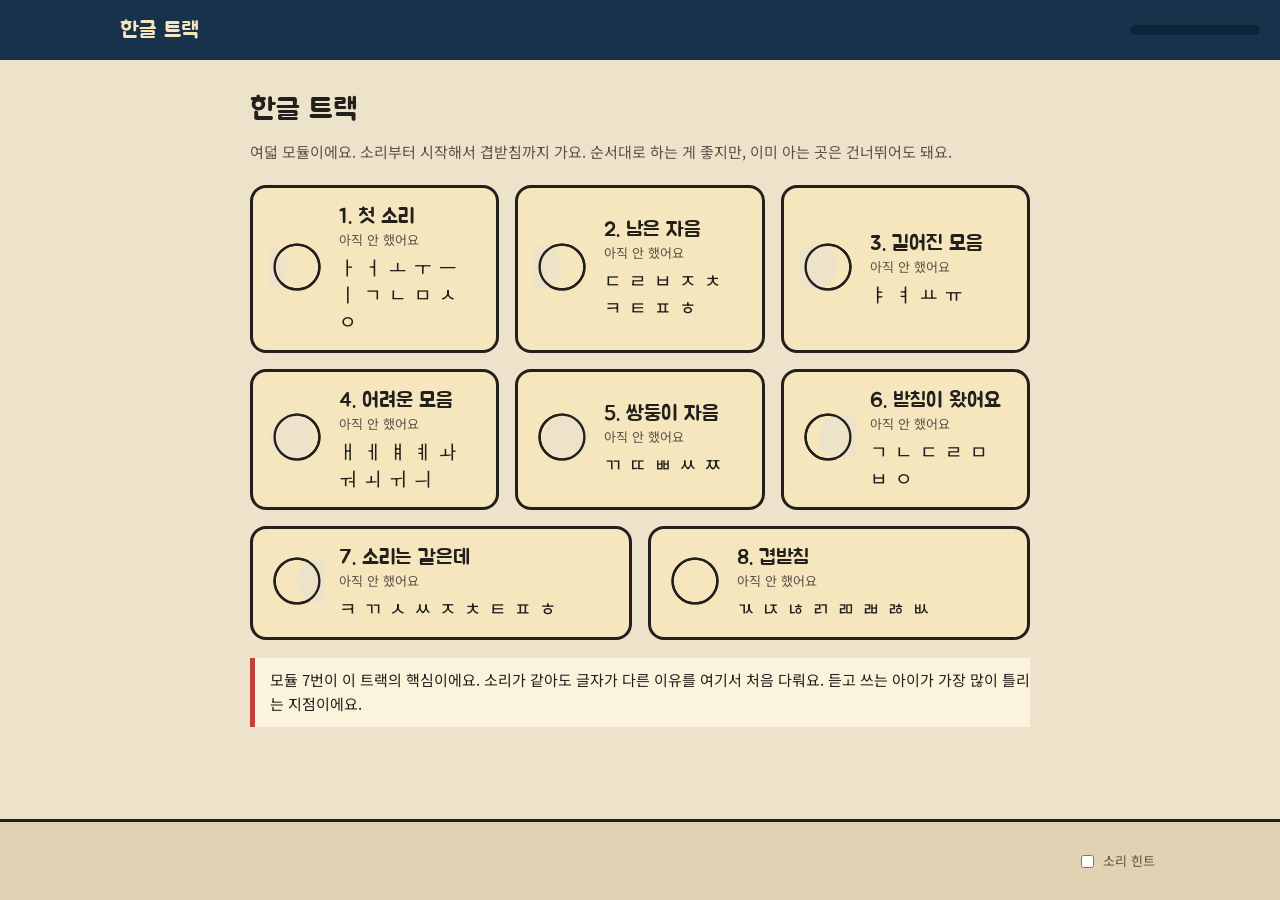
<file: daltokki-hangeul-track.html>
<!DOCTYPE html>
<html lang="ko">
<head>
<meta charset="utf-8">
<meta name="viewport" content="width=device-width, initial-scale=1">
<title>한글 트랙 - 달토끼</title>
<meta name="description" content="달토끼 한글 트랙. 여덟 개 모듈로 기본 모음부터 겹받침까지 소리 중심으로 배웁니다.">
<link rel="preconnect" href="https://fonts.googleapis.com">
<link rel="preconnect" href="https://fonts.gstatic.com" crossorigin>
<link href="https://fonts.googleapis.com/css2?family=Jua&family=Noto+Sans+KR:wght@400;500;700&display=swap" rel="stylesheet">
<style>
:root{
  --meok:#221F1C; --hanji:#EDE3CB; --hanji-deep:#E0D2B2;
  --gamcheong:#17324A; --byeok:#2D6E8E; --juhong:#C1403A;
  --hwang:#E3A93C; --ssuk:#6E8F58; --dalbit:#F5E6BD;
  --display:'Jua',sans-serif; --text:'Noto Sans KR',sans-serif;
}
*{box-sizing:border-box}
body{margin:0;background:var(--hanji);color:var(--meok);font-family:var(--text);
  line-height:1.65;min-height:100vh;display:flex;flex-direction:column}
button{font-family:inherit;cursor:pointer;color:var(--meok)}
header button.back{color:#9DB4C6}
input[type=checkbox]{accent-color:var(--byeok)}
#audioNote{display:none;position:fixed;left:12px;right:12px;bottom:74px;z-index:9;
  background:var(--juhong);color:#fff;font-size:14px;line-height:1.5;
  border:3px solid var(--meok);border-radius:12px;padding:10px 14px}
button:focus-visible,a:focus-visible{outline:3px solid var(--byeok);outline-offset:3px}

header{background:var(--gamcheong);color:var(--dalbit);padding:12px 20px;
  display:flex;align-items:center;gap:14px;flex-wrap:wrap}
header .back{color:#9DB4C6;text-decoration:none;font-size:14px;background:none;border:none;padding:0}
header .title{font-family:var(--display);font-size:22px;flex:1}
.moonbar{display:flex;align-items:center;gap:8px;font-size:13px;color:#9DB4C6}
.track{width:130px;height:10px;background:#0E2338;border-radius:6px;overflow:hidden}
.track i{display:block;height:100%;width:0;background:var(--hwang);transition:width .35s}

main{flex:1;display:flex;justify-content:center;padding:26px 18px 124px}
.card{width:100%;max-width:780px}
h2{font-family:var(--display);font-weight:400;font-size:30px;margin:0 0 4px}
.sub{margin:0 0 20px;color:#5A5248;font-size:15px}

/* 모듈 선택 */
.modgrid{display:flex;flex-wrap:wrap;gap:16px}
.modcard{flex:1 1 220px;border:3px solid var(--meok);border-radius:16px;
  background:var(--dalbit);padding:16px;text-align:left;display:flex;gap:14px;align-items:center}
.modcard:hover{background:var(--hwang)}
.modcard b{font-family:var(--display);font-weight:400;font-size:21px;display:block}
.modcard span{font-size:13px;color:#5A5248;display:block}
.modcard .jm{font-size:19px;margin-top:4px;letter-spacing:.08em}

/* 자모 타일 */
.grid{display:flex;flex-wrap:wrap;gap:11px}
.tile{background:var(--dalbit);border:3px solid var(--meok);border-radius:14px;
  width:92px;height:100px;display:flex;flex-direction:column;align-items:center;
  justify-content:center;gap:2px;font-size:42px;line-height:1;transition:transform .12s}
.tile:hover{transform:translateY(-3px)}
.tile small{font-size:12px;color:#6B6256;min-height:14px}
.tile.vowel{background:#FBF3DC}
.tile.playing{background:var(--hwang)}
.grouplabel{font-size:13px;color:#6B6256;margin:0 0 7px}

/* 획순 */
.strokes{display:flex;flex-wrap:wrap;gap:12px}
.strokebox{border:3px solid var(--meok);border-radius:14px;background:var(--dalbit);
  padding:6px;text-align:center;cursor:pointer}
.strokebox svg{display:block}
.strokebox span{font-size:13px;color:#6B6256}
.animpath{stroke:var(--meok);stroke-width:9;stroke-linecap:round;stroke-linejoin:round;fill:none}

/* 따라쓰기 */
.tracewrap{display:flex;gap:18px;flex-wrap:wrap;align-items:flex-start}
#pad{border:3px solid var(--meok);border-radius:14px;background:var(--dalbit);touch-action:none}
.tracepick{display:flex;flex-wrap:wrap;gap:8px;max-width:300px}
.tracepick button{width:58px;height:58px;font-size:27px;border:3px solid var(--meok);
  border-radius:12px;background:#fff}
.tracepick button[aria-pressed="true"]{background:var(--hwang)}

/* 조립 */
.assembly{display:flex;align-items:center;gap:12px;flex-wrap:wrap;margin-bottom:18px}
.slot{width:78px;height:78px;border:3px dashed var(--meok);border-radius:14px;
  display:flex;align-items:center;justify-content:center;font-size:40px;background:#FBF3DC}
.slot.filled{border-style:solid;background:var(--dalbit)}
.slot.opt{border-color:#A99C7E}
.eq{font-size:26px;color:#6B6256}
.result-syl{width:104px;height:104px;border:3px solid var(--meok);border-radius:14px;
  display:flex;align-items:center;justify-content:center;font-size:58px;background:var(--ssuk);
  color:var(--hanji)}
.pickrow{margin-bottom:12px}
.pickrow b{display:block;font-size:13px;color:#6B6256;margin-bottom:6px;font-weight:500}
.chip{font-size:26px;min-width:58px;height:58px;border:3px solid var(--meok);border-radius:12px;
  background:#fff;margin:0 7px 7px 0;padding:0 8px}
.chip[aria-pressed="true"]{background:var(--hwang)}
.chip.new{background:#FBF3DC;border-color:var(--juhong)}

/* 문제 */
.qbig{font-size:20px;margin:0 0 8px}
.qhint{font-size:15px;color:var(--byeok);margin:0 0 16px}
.opts{display:flex;gap:13px;flex-wrap:wrap}
.opt{font-size:42px;min-width:104px;height:104px;border:3px solid var(--meok);
  border-radius:14px;background:var(--dalbit);padding:0 10px}
.opt.right{background:var(--ssuk);color:var(--hanji)}
.opt.wrong{background:var(--juhong);color:var(--hanji)}

/* 단어 */
.words{display:flex;flex-wrap:wrap;gap:14px}
.word{border:3px solid var(--meok);border-radius:14px;background:var(--dalbit);
  padding:10px;width:162px;text-align:center;cursor:pointer}
.word svg{display:block;margin:0 auto}
.word .w{font-size:34px;margin-top:4px;line-height:1.25}
.word .en{font-size:13px;color:#6B6256;min-height:18px}
.word .noimg{height:96px;display:flex;align-items:center;justify-content:center;
  font-size:52px;color:#C3B48C}

/* 소리와 글자 대조 */
.cmp{width:100%;border-collapse:collapse;border:3px solid var(--meok);background:var(--dalbit)}
.cmp th,.cmp td{border:2px solid var(--meok);padding:10px 12px;text-align:center}
.cmp th{background:var(--hanji-deep);font-size:14px;font-weight:500}
.cmp td.sp{font-size:34px}
.cmp td.so{font-size:34px;color:var(--juhong)}
.cmp td.nt{font-size:14px;text-align:left;color:#5A5248}
.cmp button{font-size:13px;border:2px solid var(--meok);border-radius:8px;
  background:#fff;padding:4px 10px}

/* 받아쓰기 */
.dictbox{border:3px solid var(--meok);border-radius:14px;background:var(--dalbit);padding:18px}
.answer{min-height:82px;font-size:48px;letter-spacing:.05em;background:#FBF3DC;
  border:3px solid var(--meok);border-radius:12px;display:flex;align-items:center;
  padding:0 16px;margin:12px 0;flex-wrap:wrap}
.answer.right{background:#D8E6CC;border-color:var(--ssuk)}
.answer.wrong{background:#F3D9D6;border-color:var(--juhong)}
.diff{color:var(--juhong)}

.btn{font-family:var(--display);font-size:19px;padding:12px 26px;border-radius:999px;
  border:3px solid var(--meok);background:var(--hwang);color:var(--meok)}
.btn.quiet{background:#fff}
.btn.play{font-size:16px;padding:9px 18px}
.footbar{position:fixed;left:0;right:0;bottom:0;background:var(--hanji-deep);
  border-top:3px solid var(--meok);padding:12px 20px;display:flex;align-items:center;
  gap:14px;justify-content:space-between}
.feedback{font-size:16px;min-height:24px;font-weight:500}
.feedback.ok{color:#4E6B3C}
.feedback.no{color:var(--juhong)}
.toggle{font-size:13px;color:#5A5248;display:flex;align-items:center;gap:6px}
.note{border-left:5px solid var(--juhong);padding:10px 0 10px 15px;margin-top:18px;
  background:#FBF3DC;font-size:15px}
.stars{font-size:60px;color:var(--hwang);letter-spacing:.1em}
@media (prefers-reduced-motion: reduce){*{transition:none !important}}
@media (max-width:560px){
  header{padding:10px 14px;row-gap:6px}
  header .back{order:1}
  .moonbar{order:2;margin-left:auto}
  header .title{order:3;flex-basis:100%;font-size:19px;line-height:1.3}
  .track{width:100px}
  .tile{width:74px;height:86px;font-size:34px}
  .opt{min-width:84px;height:84px;font-size:36px}
  h2{font-size:25px}
}
</style>
</head>
<body>

<header>
  <button class="back" id="homeBtn">한글 트랙 목록</button>
  <div class="title" id="hdrTitle">한글 트랙</div>
  <div class="moonbar">
    <span id="stepLabel"></span>
    <div class="track"><i id="trackFill"></i></div>
  </div>
</header>

<main><div class="card" id="card"></div></main>

<div id="audioNote" role="status">이 기기에서는 소리가 안 나와요. 글자와 뜻으로 먼저 해 보고, 소리는 다른 기기에서 들어 보세요.</div>

<div class="footbar">
  <div class="feedback" id="feedback" role="status" aria-live="polite"></div>
  <div style="display:flex;align-items:center;gap:16px">
    <label class="toggle"><input type="checkbox" id="hintToggle"> 소리 힌트</label>
    <button class="btn" id="nextBtn">다음</button>
  </div>
</div>

<script>
/* ══════════════════════════════════════════════════════════════
   내용 층
   저장소에서는 이 블록 전체를 content/hangeul.js 로 떼어 냅니다.
   아래 엔진 층은 건드리지 않고 모듈만 추가할 수 있습니다.
   ══════════════════════════════════════════════════════════════ */

/* 자모 사전. s는 획순 경로, hint는 소리 힌트. */
const JAMO = {
  /* 기본 모음 */
  'ㅏ':{h:'ah', s:['M45 14 L45 86','M45 50 L80 50']},
  'ㅓ':{h:'eo', s:['M20 50 L55 50','M55 14 L55 86']},
  'ㅗ':{h:'oh', s:['M50 22 L50 56','M14 56 L86 56']},
  'ㅜ':{h:'oo', s:['M14 44 L86 44','M50 44 L50 78']},
  'ㅡ':{h:'eu', s:['M14 50 L86 50']},
  'ㅣ':{h:'ee', s:['M50 14 L50 86']},
  /* 기본 자음 */
  'ㄱ':{h:'g',  s:['M20 22 L78 22 L70 82']},
  'ㄴ':{h:'n',  s:['M26 18 L26 76 L82 76']},
  'ㅁ':{h:'m',  s:['M26 22 L26 78','M26 22 L78 22 L78 78','M26 78 L78 78']},
  'ㅅ':{h:'s',  s:['M50 18 L24 82','M50 40 L78 82']},
  'ㅇ':{h:'ng', s:['M50 20 A30 30 0 1 1 49.9 20']},
  /* 남은 자음 */
  'ㄷ':{h:'d',  s:['M22 22 L78 22','M22 22 L22 78 L78 78']},
  'ㄹ':{h:'r/l',s:['M22 18 L74 18 L74 46','M74 46 L24 46','M24 46 L24 78 L78 78']},
  'ㅂ':{h:'b',  s:['M26 18 L26 80','M76 18 L76 80','M26 52 L76 52','M26 80 L76 80']},
  'ㅈ':{h:'j',  s:['M22 26 L78 26','M50 26 L26 82','M50 44 L78 82']},
  'ㅊ':{h:'ch', s:['M50 10 L50 22','M22 34 L78 34','M50 34 L26 84','M50 50 L78 84']},
  'ㅋ':{h:'k',  s:['M20 22 L78 22 L70 82','M32 52 L74 46']},
  'ㅌ':{h:'t',  s:['M22 20 L78 20','M22 50 L78 50','M22 20 L22 80 L78 80']},
  'ㅍ':{h:'p',  s:['M20 26 L80 26','M38 26 L38 74','M62 26 L62 74','M20 74 L80 74']},
  'ㅎ':{h:'h',  s:['M38 14 L62 14','M24 34 L76 34','M50 44 A20 20 0 1 1 49.9 44']},
  /* 길어진 모음 */
  'ㅑ':{h:'ya', s:['M45 14 L45 86','M45 38 L80 38','M45 62 L80 62']},
  'ㅕ':{h:'yeo',s:['M20 38 L55 38','M20 62 L55 62','M55 14 L55 86']},
  'ㅛ':{h:'yo', s:['M38 22 L38 56','M62 22 L62 56','M14 56 L86 56']},
  'ㅠ':{h:'yu', s:['M14 44 L86 44','M38 44 L38 78','M62 44 L62 78']},
  /* 어려운 모음 */
  'ㅐ':{h:'ae', s:['M32 14 L32 86','M32 50 L60 50','M64 14 L64 86']},
  'ㅔ':{h:'e',  s:['M14 50 L40 50','M40 14 L40 86','M68 14 L68 86']},
  'ㅒ':{h:'yae',s:['M28 14 L28 86','M28 38 L54 38','M28 62 L54 62','M66 14 L66 86']},
  'ㅖ':{h:'ye', s:['M10 38 L38 38','M10 62 L38 62','M38 14 L38 86','M66 14 L66 86']},
  'ㅘ':{h:'wa', s:['M26 26 L26 52','M6 52 L48 52','M62 14 L62 86','M62 48 L86 48']},
  'ㅝ':{h:'wo', s:['M6 44 L48 44','M26 44 L26 74','M56 48 L76 48','M76 14 L76 86']},
  'ㅚ':{h:'oe', s:['M26 26 L26 52','M6 52 L48 52','M68 14 L68 86']},
  'ㅟ':{h:'wi', s:['M6 44 L48 44','M26 44 L26 74','M68 14 L68 86']},
  'ㅢ':{h:'ui', s:['M6 50 L48 50','M68 14 L68 86']},
  /* 쌍둥이 자음 */
  'ㄲ':{h:'kk', s:['M10 24 L44 24 L40 78','M54 24 L88 24 L84 78']},
  'ㄸ':{h:'tt', s:['M10 24 L44 24','M10 24 L10 76 L44 76','M56 24 L90 24','M56 24 L56 76 L90 76']},
  'ㅃ':{h:'pp', s:['M10 20 L10 80 L42 80 L42 20','M10 50 L42 50','M58 20 L58 80 L90 80 L90 20','M58 50 L90 50']},
  'ㅆ':{h:'ss', s:['M30 22 L10 80','M30 42 L48 80','M72 22 L52 80','M72 42 L90 80']},
  'ㅉ':{h:'jj', s:['M8 28 L46 28','M28 28 L10 82','M28 46 L46 82','M54 28 L92 28','M74 28 L56 82','M74 46 L92 82']},
  /* 겹받침은 구성 자모를 이어 붙여 보여 줍니다. */
  'ㄳ':{h:'', s:null}, 'ㄵ':{h:'', s:null}, 'ㄶ':{h:'', s:null},
  'ㄺ':{h:'', s:null}, 'ㄻ':{h:'', s:null}, 'ㄼ':{h:'', s:null},
  'ㅀ':{h:'', s:null}, 'ㅄ':{h:'', s:null}
};

/* 그림. 없는 단어는 글자 카드로 넘어갑니다. */
const PIC = {
  tree:`<svg viewBox="0 0 120 100" width="118" height="96" aria-hidden="true">
    <rect x="52" y="58" width="16" height="38" fill="#8A6A4A"/>
    <circle cx="60" cy="44" r="32" fill="#6E8F58"/><circle cx="38" cy="55" r="19" fill="#6E8F58"/>
    <circle cx="82" cy="55" r="19" fill="#6E8F58"/></svg>`,
  cucumber:`<svg viewBox="0 0 120 100" width="118" height="96" aria-hidden="true">
    <g transform="rotate(-28 60 50)"><rect x="44" y="10" width="32" height="78" rx="16" fill="#6E8F58"/>
    <g fill="#4F6B3E"><circle cx="55" cy="28" r="3"/><circle cx="67" cy="42" r="3"/>
    <circle cx="54" cy="56" r="3"/><circle cx="66" cy="72" r="3"/></g></g></svg>`,
  cow:`<svg viewBox="0 0 120 100" width="118" height="96" aria-hidden="true">
    <ellipse cx="60" cy="68" rx="38" ry="25" fill="#EDE3CB" stroke="#221F1C" stroke-width="3"/>
    <circle cx="43" cy="64" r="8" fill="#221F1C"/><circle cx="77" cy="76" r="6" fill="#221F1C"/>
    <circle cx="60" cy="32" r="21" fill="#EDE3CB" stroke="#221F1C" stroke-width="3"/>
    <path d="M43 18 q-11 -9 -6 -15" stroke="#221F1C" stroke-width="5" fill="none" stroke-linecap="round"/>
    <path d="M77 18 q11 -9 6 -15" stroke="#221F1C" stroke-width="5" fill="none" stroke-linecap="round"/>
    <circle cx="53" cy="30" r="3" fill="#221F1C"/><circle cx="67" cy="30" r="3" fill="#221F1C"/>
    <ellipse cx="60" cy="41" rx="10" ry="6" fill="#D98B7E"/></svg>`,
  baby:`<svg viewBox="0 0 120 100" width="118" height="96" aria-hidden="true">
    <ellipse cx="60" cy="84" rx="28" ry="16" fill="#2D6E8E"/>
    <circle cx="60" cy="46" r="28" fill="#F0D9BE" stroke="#221F1C" stroke-width="3"/>
    <path d="M42 26 q18 -13 36 0" stroke="#221F1C" stroke-width="6" fill="none" stroke-linecap="round"/>
    <circle cx="51" cy="44" r="3.2" fill="#221F1C"/><circle cx="69" cy="44" r="3.2" fill="#221F1C"/>
    <path d="M53 57 q7 6 14 0" stroke="#221F1C" stroke-width="3" fill="none" stroke-linecap="round"/></svg>`,
  mosquito:`<svg viewBox="0 0 120 100" width="118" height="96" aria-hidden="true">
    <ellipse cx="70" cy="54" rx="25" ry="10" fill="#5A5248" transform="rotate(20 70 54)"/>
    <circle cx="44" cy="43" r="11" fill="#5A5248"/>
    <path d="M36 41 L14 32" stroke="#5A5248" stroke-width="4" stroke-linecap="round"/>
    <ellipse cx="62" cy="35" rx="21" ry="7" fill="#9DB4C6" opacity=".7" transform="rotate(-22 62 35)"/>
    <ellipse cx="72" cy="39" rx="19" ry="6" fill="#9DB4C6" opacity=".7" transform="rotate(-6 72 39)"/>
    <g stroke="#5A5248" stroke-width="3" stroke-linecap="round">
    <path d="M62 62 L56 84"/><path d="M74 66 L74 88"/><path d="M86 66 L94 86"/></g></svg>`
};

const MODULES = [
{ n:1, title:'첫 소리', why:'모음 여섯 개와 자음 다섯 개만으로도 서른 글자를 읽을 수 있어요.',
  add:{cho:['ㄱ','ㄴ','ㅁ','ㅅ','ㅇ'], jung:['ㅏ','ㅓ','ㅗ','ㅜ','ㅡ','ㅣ'], jong:[]},
  listen:[{a:'가',o:['가','거','고']},{a:'누',o:['나','누','느']},
          {a:'미',o:['모','무','미']},{a:'소',o:['서','소','수']}],
  words:[{w:'나무',en:'tree',p:'tree'},{w:'오이',en:'cucumber',p:'cucumber'},
         {w:'소',en:'cow',p:'cow'},{w:'아기',en:'baby',p:'baby'},{w:'모기',en:'mosquito',p:'mosquito'}],
  dict:['아기','나무','오이'] },

{ n:2, title:'남은 자음', why:'자음 아홉 개가 더 들어오면 읽을 수 있는 말이 갑자기 늘어나요.',
  add:{cho:['ㄷ','ㄹ','ㅂ','ㅈ','ㅊ','ㅋ','ㅌ','ㅍ','ㅎ'], jung:[], jong:[]},
  listen:[{a:'도',o:['도','조','포']},{a:'리',o:['리','디','비']},
          {a:'차',o:['자','차','타']},{a:'하',o:['하','파','카']}],
  words:[{w:'다리',en:'leg, bridge'},{w:'바지',en:'pants'},{w:'포도',en:'grape'},
         {w:'치마',en:'skirt'},{w:'하마',en:'hippo'}],
  dict:['다리','포도','하마'] },

{ n:3, title:'길어진 모음', why:'획 하나가 더 붙으면 소리 앞에 이 소리가 붙어요. 아에 붙으면 야.',
  add:{cho:[], jung:['ㅑ','ㅕ','ㅛ','ㅠ'], jong:[]},
  listen:[{a:'야',o:['아','야','여']},{a:'유',o:['우','유','요']},
          {a:'여',o:['어','여','요']},{a:'교',o:['고','교','구']}],
  words:[{w:'여우',en:'fox'},{w:'우유',en:'milk'},{w:'요리',en:'cooking'},
         {w:'야구',en:'baseball'},{w:'유리',en:'glass'}],
  dict:['여우','우유','요리'] },

{ n:4, title:'어려운 모음', why:'모양이 닮은 모음끼리 섞이기 쉬워요. 여기서 실수가 가장 많이 나와요.',
  add:{cho:[], jung:['ㅐ','ㅔ','ㅒ','ㅖ','ㅘ','ㅝ','ㅚ','ㅟ','ㅢ'], jong:[]},
  listen:[{a:'개',o:['개','게','거']},{a:'게',o:['개','게','기']},
          {a:'과',o:['고','과','구']},{a:'위',o:['우','위','외']}],
  words:[{w:'사과',en:'apple'},{w:'가게',en:'store'},{w:'시계',en:'clock'},
         {w:'의자',en:'chair'},{w:'귀',en:'ear'}],
  dict:['사과','가게','의자'],
  note:'요즘 서울말에서는 ㅐ와 ㅔ의 소리 차이가 거의 사라졌어요. 그래서 개와 게는 귀로 구별하기 어렵고, 뜻으로 기억해야 해요. 이런 짝은 소리방에서 따로 연습해요.' },

{ n:5, title:'쌍둥이 자음', why:'같은 글자가 둘이면 목에 힘을 주고 세게 소리 내요.',
  add:{cho:['ㄲ','ㄸ','ㅃ','ㅆ','ㅉ'], jung:[], jong:[]},
  listen:[{a:'까',o:['가','까','카']},{a:'따',o:['다','따','타']},
          {a:'빠',o:['바','빠','파']},{a:'짜',o:['자','짜','차']}],
  words:[{w:'토끼',en:'rabbit'},{w:'꼬리',en:'tail'},{w:'아빠',en:'dad'},
         {w:'뿌리',en:'root'},{w:'쓰레기',en:'trash'}],
  dict:['토끼','꼬리','아빠'] },

{ n:6, title:'받침이 왔어요', why:'글자 아래에 자음이 하나 더 들어가요. 대표 받침 일곱 개부터 배워요.',
  add:{cho:[], jung:[], jong:['ㄱ','ㄴ','ㄷ','ㄹ','ㅁ','ㅂ','ㅇ']},
  listen:[{a:'산',o:['사','산','상']},{a:'밥',o:['바','밥','밤']},
          {a:'공',o:['고','곤','공']},{a:'물',o:['무','물','문']}],
  words:[{w:'산',en:'mountain'},{w:'공',en:'ball'},{w:'물',en:'water'},
         {w:'곰',en:'bear'},{w:'밥',en:'rice, meal'}],
  dict:['산','공','물'],
  note:'받침은 소리를 끝에서 막아요. 사는 열려 있고 산은 코로 막히고 상은 목 안에서 막혀요. 입 모양과 혀 위치를 같이 느껴 보세요.' },

{ n:7, title:'소리는 같은데', why:'소리가 똑같아도 글자가 다를 수 있어요. 여기가 한글 쓰기의 가장 큰 문턱이에요.',
  add:{cho:[], jung:[], jong:['ㅋ','ㄲ','ㅅ','ㅆ','ㅈ','ㅊ','ㅌ','ㅍ','ㅎ']},
  cmp:[{s:'밖',d:'박',n:'ㄲ 받침은 ㄱ 소리가 나요'},
       {s:'옷',d:'옫',n:'ㅅ 받침은 ㄷ 소리가 나요'},
       {s:'꽃',d:'꼳',n:'ㅊ 받침도 ㄷ 소리가 나요'},
       {s:'같',d:'갇',n:'ㅌ 받침도 ㄷ 소리가 나요'},
       {s:'잎',d:'입',n:'ㅍ 받침은 ㅂ 소리가 나요'},
       {s:'부엌',d:'부억',n:'ㅋ 받침은 ㄱ 소리가 나요'}],
  listen:[{a:'옷',o:['옫','옷','옺'],hint:'몸에 입는 것'},
          {a:'꽃',o:['꼳','꽃','꽅'],hint:'봄에 피는 것'},
          {a:'잎',o:['입','잎','잇'],hint:'나무에 달린 것'},
          {a:'밖',o:['박','밖','밬'],hint:'집 안이 아닌 곳'}],
  words:[{w:'옷',en:'clothes'},{w:'꽃',en:'flower'},{w:'밖',en:'outside'},
         {w:'잎',en:'leaf'},{w:'부엌',en:'kitchen'}],
  dict:['옷','꽃','밖'],
  note:'왜 이렇게 쓸까요. 꽃에 이가 붙으면 꽃이가 되고 소리는 꼬치가 돼요. 숨어 있던 ㅊ이 나타나요. 그래서 꼳이 아니라 꽃으로 적어요. 한글은 소리를 적는 게 아니라 말의 뿌리를 적어요.' },

{ n:8, title:'겹받침', why:'받침이 두 개예요. 소리는 보통 둘 중 하나만 나요.',
  add:{cho:[], jung:[], jong:['ㄳ','ㄵ','ㄶ','ㄺ','ㄻ','ㄼ','ㅀ','ㅄ']},
  cmp:[{s:'값',d:'갑',n:'ㅄ에서 ㅂ만 소리 나요'},
       {s:'닭',d:'닥',n:'ㄺ에서 ㄱ만 소리 나요'},
       {s:'삶',d:'삼',n:'ㄻ에서 ㅁ만 소리 나요'},
       {s:'여덟',d:'여덜',n:'ㄼ에서 ㄹ만 소리 나요'},
       {s:'많다',d:'만타',n:'ㄶ의 ㅎ이 뒤 글자와 합쳐져요'},
       {s:'앉다',d:'안따',n:'ㄵ의 ㅈ이 뒤 소리를 세게 만들어요'}],
  listen:[{a:'값',o:['갑','값','갓'],hint:'얼마인지 말할 때'},
          {a:'삶',o:['삼','삷','삶'],hint:'사는 것'},
          {a:'여덟',o:['여덜','여덟','여덞'],hint:'일곱 다음 숫자'},
          {a:'닭',o:['닥','닭','달'],hint:'꼬꼬 하는 동물'}],
  words:[{w:'값',en:'price'},{w:'삶',en:'life'},{w:'여덟',en:'eight'},
         {w:'닭',en:'chicken'},{w:'흙',en:'soil'}],
  dict:['값','삶','닭'],
  note:'겹받침은 뒤에 무엇이 오느냐에 따라 소리가 달라져요. 닭은 닥이지만 닭이는 다기예요. 숨어 있던 ㄹ이 살아나요. 3단계 맞춤법방에서 더 자세히 다뤄요.' }
];

/* ══════════════════════════════════════════════════════════════
   엔진 층
   ══════════════════════════════════════════════════════════════ */

const CHO = ['ㄱ','ㄲ','ㄴ','ㄷ','ㄸ','ㄹ','ㅁ','ㅂ','ㅃ','ㅅ','ㅆ','ㅇ','ㅈ','ㅉ','ㅊ','ㅋ','ㅌ','ㅍ','ㅎ'];
const JUNG = ['ㅏ','ㅐ','ㅑ','ㅒ','ㅓ','ㅔ','ㅕ','ㅖ','ㅗ','ㅘ','ㅙ','ㅚ','ㅛ','ㅜ','ㅝ','ㅞ','ㅟ','ㅠ','ㅡ','ㅢ','ㅣ'];
const JONG = ['','ㄱ','ㄲ','ㄳ','ㄴ','ㄵ','ㄶ','ㄷ','ㄹ','ㄺ','ㄻ','ㄼ','ㄽ','ㄾ','ㄿ','ㅀ','ㅁ','ㅂ','ㅄ','ㅅ','ㅆ','ㅇ','ㅈ','ㅊ','ㅋ','ㅌ','ㅍ','ㅎ'];

function compose(cho, jung, jong){
  const ci = CHO.indexOf(cho), ji = JUNG.indexOf(jung), ki = jong ? JONG.indexOf(jong) : 0;
  if(ci < 0 || ji < 0 || ki < 0) return '';
  return String.fromCharCode(0xAC00 + ci*588 + ji*28 + ki);
}
/* 이미 만든 음절에 받침만 얹습니다. */
function addJong(syl, jong){
  const c = syl.charCodeAt(0);
  if(c < 0xAC00 || c > 0xD7A3) return syl;
  const ki = JONG.indexOf(jong);
  if(ki < 1) return syl;
  return String.fromCharCode(c - ((c - 0xAC00) % 28) + ki);
}

/* ---- 조사 선택 ----------------------------------------------
   자모는 글자 모양이 아니라 이름의 받침을 따릅니다.
   ㄱ은 기역이라 받침이 있고(ㄱ과), ㅓ는 어라 받침이 없습니다(ㅓ와). */
const JAMO_NAME = {
  'ㄱ':'기역','ㄲ':'쌍기역','ㄴ':'니은','ㄷ':'디귿','ㄸ':'쌍디귿','ㄹ':'리을',
  'ㅁ':'미음','ㅂ':'비읍','ㅃ':'쌍비읍','ㅅ':'시옷','ㅆ':'쌍시옷','ㅇ':'이응',
  'ㅈ':'지읒','ㅉ':'쌍지읒','ㅊ':'치읓','ㅋ':'키읔','ㅌ':'티읕','ㅍ':'피읖','ㅎ':'히읗',
  'ㄳ':'기역시옷','ㄵ':'니은지읒','ㄶ':'니은히읗','ㄺ':'리을기역','ㄻ':'리을미음',
  'ㄼ':'리을비읍','ㅀ':'리을히읗','ㅄ':'비읍시옷',
  'ㅏ':'아','ㅐ':'애','ㅑ':'야','ㅒ':'얘','ㅓ':'어','ㅔ':'에','ㅕ':'여','ㅖ':'예',
  'ㅗ':'오','ㅘ':'와','ㅙ':'왜','ㅚ':'외','ㅛ':'요','ㅜ':'우','ㅝ':'워','ㅞ':'웨',
  'ㅟ':'위','ㅠ':'유','ㅡ':'으','ㅢ':'의','ㅣ':'이'
};
function jongseong(word){
  if(!word) return -1;
  let last = word[word.length - 1];
  if(JAMO_NAME[last]){ const nm = JAMO_NAME[last]; last = nm[nm.length - 1]; }
  const c = last.charCodeAt(0);
  if(c < 0xAC00 || c > 0xD7A3) return -1;
  return (c - 0xAC00) % 28;
}
const JOSA_PAIR = {
  '은':['는','은'],'는':['는','은'],'이':['가','이'],'가':['가','이'],
  '을':['를','을'],'를':['를','을'],'와':['와','과'],'과':['와','과'],
  '이에요':['예요','이에요'],'예요':['예요','이에요'],'이라':['라','이라']
};
function josa(word, type){
  const j = jongseong(word);
  if(type === '으로' || type === '로') return word + ((j === 0 || j === 8) ? '로' : '으로');
  const p = JOSA_PAIR[type];
  if(!p || j < 0) return word + type;
  return word + (j > 0 ? p[1] : p[0]);
}

/* ---- 누적 자모 ---- */
function poolUpTo(n){
  const pool = {cho:[], jung:[], jong:[]};
  MODULES.slice(0, n).forEach(m => {
    pool.cho.push(...m.add.cho);
    pool.jung.push(...m.add.jung);
    pool.jong.push(...m.add.jong);
  });
  return pool;
}

/* ---- 소리 --------------------------------------------------
   음성 합성은 기기와 브라우저에 따라 예외를 던집니다.
   특히 iOS 는 샌드박스 안에서 접근 자체가 막히기도 하고,
   사용자가 화면을 한 번 누르기 전에는 소리를 내 주지 않습니다.
   그래서 모든 접근을 safe() 로 감싸고, 실패하면 조용히 끕니다.   */
let voiceKo = null, ttsOK = false, ttsUnlocked = false, ttsWarned = false;
function safe(fn){
  try { return fn(); }
  catch(e) { ttsOK = false; return null; }
}
try { ttsOK = typeof speechSynthesis !== 'undefined' && !!speechSynthesis; }
catch(e) { ttsOK = false; }

function loadVoice(){
  safe(() => {
    const vs = speechSynthesis.getVoices() || [];
    voiceKo = vs.find(v => v.lang && v.lang.toLowerCase().startsWith('ko')) || null;
  });
}
if(ttsOK){
  loadVoice();
  safe(() => speechSynthesis.addEventListener('voiceschanged', loadVoice));
}
/* 첫 손가락 터치에서 소리 잠금을 풀어 둡니다. */
function unlockAudio(){
  if(ttsUnlocked || !ttsOK) return;
  ttsUnlocked = true;
  safe(() => {
    const u = new SpeechSynthesisUtterance(' ');
    u.volume = 0;
    speechSynthesis.speak(u);
  });
}
document.addEventListener('pointerdown', unlockAudio);
document.addEventListener('keydown', unlockAudio);

function audioWarn(){
  if(ttsWarned) return;
  ttsWarned = true;
  const n = document.getElementById('audioNote');
  if(n){
    n.style.display = 'block';
    setTimeout(() => { n.style.display = 'none'; }, 8000);
  }
}
function speak(text){
  if(!ttsOK || !text) return;
  const done = safe(() => {
    speechSynthesis.cancel();
    const u = new SpeechSynthesisUtterance(text);
    u.lang = 'ko-KR';
    u.rate = .8;
    if(voiceKo) u.voice = voiceKo;
    u.onerror = ev => { if(ev && ev.error !== 'interrupted' && ev.error !== 'canceled') audioWarn(); };
    speechSynthesis.speak(u);
    return true;
  });
  if(!done) audioWarn();
}

/* ---- 기초 도구 ---- */
function h(tag, attrs, ...kids){
  const el = document.createElement(tag);
  for(const k in (attrs||{})){
    if(k === 'class') el.className = attrs[k];
    else if(k === 'html') el.innerHTML = attrs[k];
    else if(k.startsWith('on')) el.addEventListener(k.slice(2), attrs[k]);
    else el.setAttribute(k, attrs[k]);
  }
  kids.flat().forEach(x => el.append(x));
  return el;
}
const card = document.getElementById('card');
const fb = document.getElementById('feedback');
const nextBtn = document.getElementById('nextBtn');
const hintToggle = document.getElementById('hintToggle');
const hdrTitle = document.getElementById('hdrTitle');
function setFeedback(msg, kind){
  fb.textContent = msg || '';
  fb.className = 'feedback' + (kind ? ' ' + kind : '');
}
const hintsOn = () => hintToggle.checked;
hintToggle.addEventListener('change', () => {
  document.querySelectorAll('[data-hint]').forEach(el => {
    el.textContent = hintsOn() ? el.dataset.hint : '';
  });
});

/* ---- 진도 (모듈별 별 개수) ---- */
const stars = {};   /* 실제 사이트에서는 progress.js 가 localStorage 로 대신합니다 */

/* ---- 상태 ---- */
let mod = null, pool = null, steps = [], step = 0, score = 0, maxScore = 0;

document.getElementById('homeBtn').addEventListener('click', showPicker);
nextBtn.addEventListener('click', () => {
  if(step < steps.length - 1){ step++; render(); }
  else showPicker();
});

/* ---- 모듈 선택 화면 ---- */
function showPicker(){
  mod = null;
  hdrTitle.textContent = '한글 트랙';
  document.getElementById('stepLabel').textContent = '';
  document.getElementById('trackFill').style.width = '0%';
  nextBtn.style.visibility = 'hidden';
  document.getElementById('homeBtn').style.visibility = 'hidden';
  setFeedback('');
  card.innerHTML = '';
  card.append(
    h('h2', {}, '한글 트랙'),
    h('p', {class:'sub'}, '여덟 모듈이에요. 소리부터 시작해서 겹받침까지 가요. 순서대로 하는 게 좋지만, 이미 아는 곳은 건너뛰어도 돼요.')
  );
  const g = h('div', {class:'modgrid'});
  MODULES.forEach(m => {
    const got = stars[m.n] || 0;
    const jm = [...m.add.jung, ...m.add.cho, ...m.add.jong].join(' ');
    g.append(h('button', {class:'modcard', onclick: () => startModule(m.n)},
      h('div', {html: moonSVG(m.n, 56)}),
      h('div', {style:'flex:1'},
        h('b', {}, m.n + '. ' + m.title),
        h('span', {}, got ? '★'.repeat(got) + '☆'.repeat(3-got) : '아직 안 했어요'),
        h('div', {class:'jm'}, jm || '받침 연습')
      )
    ));
  });
  card.append(g);
  card.append(h('div', {class:'note'},
    '모듈 7번이 이 트랙의 핵심이에요. 소리가 같아도 글자가 다른 이유를 여기서 처음 다뤄요. 듣고 쓰는 아이가 가장 많이 틀리는 지점이에요.'));
}

function moonSVG(n, size){
  const off = -34 + (n - 1) * (34 / 3.5);
  const full = n >= 8;
  return `<svg width="${size}" height="${size}" viewBox="0 0 60 60" aria-hidden="true">
    <circle cx="30" cy="30" r="24" fill="#F5E6BD" stroke="#221F1C" stroke-width="2.5"/>
    ${full ? '' : `<circle cx="${30 + off}" cy="30" r="24" fill="#EDE3CB"/>`}
    <circle cx="30" cy="30" r="24" fill="none" stroke="#221F1C" stroke-width="2.5"/>
  </svg>`;
}

/* ---- 모듈 시작 ---- */
function startModule(n){
  mod = MODULES.find(m => m.n === n);
  pool = poolUpTo(n);
  score = 0;
  maxScore = mod.listen.length + mod.dict.length;
  steps = [intro, soundScreen, strokeScreen, traceScreen, buildScreen, listenScreen, wordScreen];
  if(mod.cmp) steps.push(compareScreen);
  steps.push(dictationScreen, resultScreen);
  step = 0;
  document.getElementById('homeBtn').style.visibility = 'visible';
  render();
}

function render(){
  card.innerHTML = '';
  setFeedback('');
  hdrTitle.textContent = mod.n + '. ' + mod.title;
  nextBtn.textContent = step === steps.length - 1 ? '목록으로' : '다음';
  nextBtn.style.visibility = 'visible';
  document.getElementById('stepLabel').textContent = (step+1) + ' / ' + steps.length;
  document.getElementById('trackFill').style.width = (step/(steps.length-1)*100) + '%';
  steps[step]();
  window.scrollTo(0,0);
}

/* ---- 1. 들어가기 ---- */
function intro(){
  const newJamo = [...mod.add.jung, ...mod.add.cho, ...mod.add.jong];
  card.append(
    h('h2', {}, mod.title),
    h('p', {class:'sub'}, mod.why),
    h('div', {class:'strokebox', style:'display:inline-block;padding:18px 26px;cursor:default'},
      h('div', {style:'font-size:44px;line-height:1.5;letter-spacing:.06em'},
        newJamo.length ? newJamo.join(' ') : '지금까지 배운 받침으로 연습해요')
    ),
    h('p', {class:'sub', style:'margin-top:20px'},
      '토리가 소리를 먼저 들려줄 거예요. 소리를 듣고, 글자는 그다음에 봐요.')
  );
  if(mod.note) card.append(h('div', {class:'note'}, mod.note));
}

/* ---- 2. 소리 듣기 ---- */
function soundScreen(){
  card.append(h('h2', {}, '소리를 들어 봐요'),
              h('p', {class:'sub'}, '글자를 누르면 소리가 나요. 새로 배우는 글자는 테두리가 빨간색이에요.'));
  const make = (list, cls, label) => {
    if(!list.length) return null;
    const wrap = h('div', {});
    wrap.append(h('p', {class:'grouplabel'}, label));
    const g = h('div', {class:'grid', style:'margin-bottom:20px'});
    list.forEach(j => {
      const meta = JAMO[j] || {h:''};
      const isNew = [...mod.add.cho, ...mod.add.jung, ...mod.add.jong].includes(j);
      const hintEl = h('small', {'data-hint':meta.h}, hintsOn() ? meta.h : '');
      g.append(h('button', {
        class:'tile ' + cls, style: isNew ? 'border-color:var(--juhong)' : '',
        'aria-label': j + ' 소리 듣기',
        onclick: e => {
          speak(j);
          /* currentTarget 은 핸들러가 끝나면 null 이 됩니다.
             지연 실행 안에서 쓰려면 지금 붙잡아 둬야 합니다. */
          const el = e.currentTarget;
          el.classList.add('playing');
          setTimeout(() => el.classList.remove('playing'), 500);
        }
      }, j, hintEl));
    });
    wrap.append(g);
    return wrap;
  };
  [make(pool.jung, 'vowel', '모음'),
   make(pool.cho, '', '자음'),
   make(pool.jong, '', '받침')].forEach(x => x && card.append(x));
}

/* ---- 3. 획순 ---- */
function strokeScreen(){
  const list = [...mod.add.jung, ...mod.add.cho, ...mod.add.jong].filter(j => JAMO[j] && JAMO[j].s);
  card.append(h('h2', {}, '어떻게 쓰는지 봐요'),
              h('p', {class:'sub'}, list.length ? '글자를 누르면 쓰는 순서가 다시 보여요.'
                : '이번 모듈에는 새로 쓰는 법을 배우는 글자가 없어요. 겹받침은 이미 아는 자음 두 개를 나란히 써요.'));
  if(!list.length){
    const l2 = [...mod.add.jong];
    const g = h('div', {class:'grid'});
    l2.forEach(j => g.append(h('div', {class:'tile', style:'cursor:default'}, j)));
    card.append(g);
    return;
  }
  const box = h('div', {class:'strokes'});
  list.forEach(j => {
    const svg = document.createElementNS('http://www.w3.org/2000/svg','svg');
    svg.setAttribute('viewBox','0 0 100 100');
    svg.setAttribute('width','88'); svg.setAttribute('height','88');
    JAMO[j].s.forEach(d => {
      const p = document.createElementNS('http://www.w3.org/2000/svg','path');
      p.setAttribute('d', d); p.setAttribute('class','animpath');
      svg.append(p);
    });
    const b = h('button', {class:'strokebox', 'aria-label': j + ' 쓰는 순서 보기',
      onclick: () => { animate(svg); speak(j); }});
    b.append(svg, h('span', {}, j));
    box.append(b);
    animate(svg);
  });
  card.append(box);
  function animate(svg){
    let delay = 0;
    [...svg.querySelectorAll('path')].forEach(p => {
      const len = p.getTotalLength();
      p.style.transition = 'none';
      p.style.strokeDasharray = len; p.style.strokeDashoffset = len;
      setTimeout(() => {
        p.style.transition = 'stroke-dashoffset .5s linear';
        p.style.strokeDashoffset = 0;
      }, delay + 60);
      delay += 560;
    });
  }
}

/* ---- 4. 따라 쓰기 ---- */
function traceScreen(){
  card.append(h('h2', {}, '따라 써 봐요'),
              h('p', {class:'sub'}, '옅은 글자 위를 손가락이나 마우스로 따라 그어요.'));
  const all = [...mod.add.jung, ...mod.add.cho, ...mod.add.jong];
  const list = all.length ? all : pool.jong;
  let current = list[0];
  const canvas = h('canvas', {id:'pad', width:300, height:300, 'aria-label':'따라 쓰기 연습판'});
  const pick = h('div', {class:'tracepick'});
  list.forEach(j => {
    const b = h('button', {'aria-pressed': j === current ? 'true' : 'false', onclick: () => {
      current = j;
      [...pick.children].forEach(c => c.setAttribute('aria-pressed','false'));
      b.setAttribute('aria-pressed','true');
      guide(); speak(j);
    }}, j);
    pick.append(b);
  });
  card.append(h('div', {class:'tracewrap'}, canvas, pick),
    h('button', {class:'btn quiet play', style:'margin-top:14px', onclick: guide}, '지우기'));

  const ctx = canvas.getContext('2d');
  function guide(){
    ctx.clearRect(0,0,300,300);
    ctx.fillStyle = '#F5E6BD'; ctx.fillRect(0,0,300,300);
    ctx.strokeStyle = '#D5C69C'; ctx.lineWidth = 2;
    ctx.beginPath(); ctx.moveTo(150,10); ctx.lineTo(150,290);
    ctx.moveTo(10,150); ctx.lineTo(290,150); ctx.stroke();
    ctx.fillStyle = '#CBBB90';
    ctx.font = '220px "Noto Sans KR", sans-serif';
    ctx.textAlign = 'center'; ctx.textBaseline = 'middle';
    ctx.fillText(current, 150, 158);
  }
  guide();
  let drawing = false;
  const pos = e => { const r = canvas.getBoundingClientRect();
    return [(e.clientX-r.left)*(300/r.width), (e.clientY-r.top)*(300/r.height)]; };
  canvas.addEventListener('pointerdown', e => {
    drawing = true;
    try { canvas.setPointerCapture(e.pointerId); } catch(err) {}
    const [x,y] = pos(e);
    ctx.strokeStyle = '#221F1C'; ctx.lineWidth = 15;
    ctx.lineCap = 'round'; ctx.lineJoin = 'round';
    ctx.beginPath(); ctx.moveTo(x,y);
  });
  canvas.addEventListener('pointermove', e => {
    if(!drawing) return; const [x,y] = pos(e); ctx.lineTo(x,y); ctx.stroke();
  });
  canvas.addEventListener('pointerup', () => drawing = false);
  canvas.addEventListener('pointerleave', () => drawing = false);
}

/* ---- 5. 글자 조립 ---- */
function buildScreen(){
  const useJong = pool.jong.length > 0;
  card.append(h('h2', {}, '글자를 만들어 봐요'),
    h('p', {class:'sub'}, useJong
      ? '자음과 모음을 고르면 글자가 되고, 받침을 누르면 아래에 붙어요.'
      : '자음 하나와 모음 하나를 고르면 글자가 돼요.'));
  let cho = null, jung = null, jong = null;
  const sC = h('div', {class:'slot'}, ''), sV = h('div', {class:'slot'}, '');
  const sJ = h('div', {class:'slot opt'}, '');
  const out = h('div', {class:'result-syl'}, '');
  const asm = h('div', {class:'assembly'}, sC, h('span',{class:'eq'},'+'), sV);
  if(useJong) asm.append(h('span',{class:'eq'},'+'), sJ);
  asm.append(h('span',{class:'eq'},'='), out);
  card.append(asm);

  card.append(row('자음', pool.cho, mod.add.cho, j => { cho = j; sC.textContent = j; sC.classList.add('filled'); update(); }));
  card.append(row('모음', pool.jung, mod.add.jung, j => { jung = j; sV.textContent = j; sV.classList.add('filled'); update(); }));
  if(useJong){
    const r = row('받침 (없어도 돼요)', pool.jong, mod.add.jong, j => {
      jong = (jong === j) ? null : j;
      sJ.textContent = jong || ''; sJ.classList.toggle('filled', !!jong); update();
    });
    card.append(r);
  }

  function row(label, list, newList, onPick){
    const r = h('div', {class:'pickrow'}, h('b', {}, label));
    list.forEach(j => {
      const b = h('button', {class:'chip' + (newList.includes(j) ? ' new' : ''),
        'aria-pressed':'false', onclick: () => {
          [...r.querySelectorAll('button')].forEach(x => x.setAttribute('aria-pressed','false'));
          b.setAttribute('aria-pressed','true');
          onPick(j);
        }}, j);
      r.append(b);
    });
    return r;
  }
  function update(){
    if(cho && jung){
      const syl = compose(cho, jung, jong);
      out.textContent = syl;
      speak(syl);
      const parts = jong
        ? josa(cho,'와') + ' ' + josa(jung,'와') + ' ' + josa(jong,'이')
        : josa(cho,'와') + ' ' + josa(jung,'이');
      setFeedback(parts + ' 만나면 ' + josa(syl,'이에요') + '.', 'ok');
    }
  }
}

/* ---- 6. 듣고 고르기 ---- */
function listenScreen(){
  card.append(h('h2', {}, '듣고 골라요'),
    h('p', {class:'sub'}, '소리를 듣고 맞는 글자를 눌러요. ' + mod.listen.length + '문제예요.'));
  let qi = 0, locked = false;
  const box = h('div', {});
  card.append(box);
  nextBtn.style.visibility = 'hidden';
  draw();
  function draw(){
    box.innerHTML = ''; locked = false;
    const q = mod.listen[qi];
    box.append(h('p', {class:'qbig'}, (qi+1) + '번. 어떤 글자일까요?'));
    if(q.hint) box.append(h('p', {class:'qhint'}, '힌트. ' + q.hint));
    box.append(h('button', {class:'btn play', style:'margin-bottom:18px',
      onclick: () => speak(q.a)}, '다시 듣기'));
    const opts = h('div', {class:'opts'});
    q.o.forEach(o => opts.append(h('button', {class:'opt', onclick: e => {
      if(locked) return; locked = true;
      const btns = [...opts.querySelectorAll('button')];
      btns.forEach(b => b.disabled = true);
      if(o === q.a){
        e.currentTarget.classList.add('right'); score++;
        setFeedback('맞았어요.', 'ok');
      } else {
        e.currentTarget.classList.add('wrong');
        const good = btns.find(b => b.textContent === q.a);
        if(good) good.classList.add('right');
        setFeedback('이건 ' + josa(q.a,'이에요') + '.', 'no');
      }
      setTimeout(() => {
        qi++;
        if(qi < mod.listen.length) draw();
        else { setFeedback('다 풀었어요.', 'ok'); nextBtn.style.visibility = 'visible'; }
      }, 1200);
    }}, o)));
    box.append(opts);
    setTimeout(() => speak(q.a), 300);
  }
}

/* ---- 7. 단어 읽기 ---- */
function wordScreen(){
  card.append(h('h2', {}, '배운 글자로 만든 말'),
    h('p', {class:'sub'}, '카드를 누르면 소리가 나요. 뜻은 뜻 보기를 눌러요.'));
  const box = h('div', {class:'words'});
  mod.words.forEach(item => {
    const el = h('div', {class:'word', onclick: () => speak(item.w)});
    el.innerHTML = item.p && PIC[item.p] ? PIC[item.p] : `<div class="noimg">${item.w}</div>`;
    const en = h('div', {class:'en'}, '');
    el.append(h('div', {class:'w'}, item.w), en,
      h('button', {onclick: e => { e.stopPropagation(); en.textContent = item.en; }}, '뜻 보기'));
    box.append(el);
  });
  card.append(box);
}

/* ---- 8. 소리와 글자 대조 (7, 8번 모듈) ---- */
function compareScreen(){
  card.append(h('h2', {}, '소리와 글자가 달라요'),
    h('p', {class:'sub'}, '왼쪽은 쓰는 모양, 오른쪽은 나는 소리예요. 듣기 버튼으로 확인해요.'));
  const t = h('table', {class:'cmp'});
  t.append(h('tr', {}, h('th',{},'이렇게 써요'), h('th',{},'이렇게 들려요'), h('th',{},'왜'), h('th',{},'')));
  mod.cmp.forEach(c => {
    t.append(h('tr', {},
      h('td', {class:'sp'}, c.s),
      h('td', {class:'so'}, '[' + c.d + ']'),
      h('td', {class:'nt'}, c.n),
      h('td', {}, h('button', {onclick: () => speak(c.s)}, '듣기'))
    ));
  });
  card.append(t);
  if(mod.note) card.append(h('div', {class:'note'}, mod.note));
}

/* ---- 9. 받아쓰기 ---- */
function dictationScreen(){
  const useJong = pool.jong.length > 0;
  card.append(h('h2', {}, '듣고 써 봐요'),
    h('p', {class:'sub'}, '한국어 자판이 없어도 괜찮아요. 자음과 모음을 눌러서 글자를 만들어요.'
      + (useJong ? ' 받침은 글자를 만든 다음에 눌러요.' : '')));
  let qi = 0;
  const box = h('div', {class:'dictbox'});
  card.append(box);
  nextBtn.style.visibility = 'hidden';
  draw();

  function draw(){
    box.innerHTML = '';
    let pendingCho = null, typed = '';
    const target = mod.dict[qi];
    box.append(h('p', {class:'qbig', style:'margin-bottom:10px'},
      (qi+1) + '번. 들리는 말을 써 보세요.'),
      h('button', {class:'btn play', onclick: () => speak(target)}, '다시 듣기'));
    const ans = h('div', {class:'answer', 'aria-live':'polite'}, '');
    box.append(ans);

    const rC = h('div', {class:'pickrow'}, h('b', {}, '자음'));
    pool.cho.forEach(j => rC.append(h('button', {class:'chip', onclick: () => {
      pendingCho = j; setFeedback(''); paint();
    }}, j)));
    const rV = h('div', {class:'pickrow'}, h('b', {}, '모음'));
    pool.jung.forEach(j => rV.append(h('button', {class:'chip', onclick: () => {
      if(!pendingCho){ setFeedback('자음을 먼저 눌러요.', 'no'); return; }
      typed += compose(pendingCho, j); pendingCho = null; setFeedback(''); paint();
    }}, j)));
    box.append(rC, rV);

    if(useJong){
      const rJ = h('div', {class:'pickrow'}, h('b', {}, '받침'));
      pool.jong.forEach(j => rJ.append(h('button', {class:'chip', onclick: () => {
        if(!typed){ setFeedback('먼저 글자를 만들어요.', 'no'); return; }
        typed = typed.slice(0,-1) + addJong(typed[typed.length-1], j);
        setFeedback(''); paint();
      }}, j)));
      box.append(rJ);
    }

    const ctrl = h('div', {style:'display:flex;gap:10px;margin-top:6px'},
      h('button', {class:'btn quiet play', onclick: () => {
        pendingCho = null; typed = typed.slice(0,-1); paint();
      }}, '지우기'),
      h('button', {class:'btn play', onclick: check}, '확인'));
    box.append(ctrl);

    function paint(){ ans.textContent = typed + (pendingCho || ''); }
    function check(){
      if(typed === target){
        ans.classList.add('right'); score++;
        setFeedback('맞았어요.', 'ok');
      } else {
        ans.classList.add('wrong');
        ans.innerHTML = '';
        ans.append(h('span', {class:'diff'}, typed || '(빈칸)'),
          h('span', {style:'font-size:26px;margin:0 14px;color:#6B6256'}, '→'),
          h('span', {}, target));
        setFeedback('어디가 다른지 보세요.', 'no');
      }
      ctrl.remove();
      setTimeout(() => {
        qi++;
        if(qi < mod.dict.length) draw();
        else { setFeedback('받아쓰기 끝.', 'ok'); nextBtn.style.visibility = 'visible'; }
      }, 2000);
    }
    setTimeout(() => speak(target), 400);
  }
}

/* ---- 10. 결과 ---- */
function resultScreen(){
  const s = score >= maxScore - 1 ? 3 : score >= Math.ceil(maxScore * .6) ? 2 : 1;
  stars[mod.n] = Math.max(stars[mod.n] || 0, s);
  const next = MODULES.find(m => m.n === mod.n + 1);
  card.append(h('div', {style:'text-align:center;padding-top:10px'},
    h('div', {html: moonSVG(mod.n, 132), style:'margin-bottom:8px'}),
    h('h2', {}, '달이 조금 차올랐어요'),
    h('div', {class:'stars'}, '★'.repeat(s) + '☆'.repeat(3-s)),
    h('p', {class:'sub'}, '맞힌 문제 ' + score + ' / ' + maxScore),
    h('p', {class:'sub', style:'max-width:46ch;margin:0 auto 22px'},
      s === 3
        ? (next ? '다음은 ' + next.n + '번 ' + josa(next.title,'이에요') + '.' : '한글 트랙을 다 끝냈어요. 이제 1단계로 가요.')
        : '틀린 글자는 어휘창고에 담아 둘게요. 내일 다시 나올 거예요.'),
    h('div', {style:'display:flex;gap:12px;justify-content:center;flex-wrap:wrap'},
      h('button', {class:'btn quiet', onclick: () => startModule(mod.n)}, '다시 하기'),
      next ? h('button', {class:'btn', onclick: () => startModule(next.n)}, '다음 모듈')
           : h('button', {class:'btn', onclick: showPicker}, '목록으로')
    )
  ));
  nextBtn.style.visibility = 'hidden';
}

showPicker();
</script>
</body>
</html>
</file>
<file: assets/dal.css>
/* 달토끼 공용 스타일. 모든 달과 연습실이 함께 씁니다. */
:root{
  --meok:#221F1C; --hanji:#EDE3CB; --hanji-deep:#E0D2B2;
  --gamcheong:#17324A; --byeok:#2D6E8E; --juhong:#C1403A;
  --hwang:#E3A93C; --ssuk:#6E8F58; --dalbit:#F5E6BD;
  --display:'Jua',sans-serif; --text:'Noto Sans KR',sans-serif;
}
*{box-sizing:border-box}
[hidden]{display:none !important}
body{word-break:keep-all;overflow-wrap:anywhere;margin:0;background:var(--hanji);color:var(--meok);font-family:var(--text);
  line-height:1.65;min-height:100vh;display:flex;flex-direction:column}
button{font-family:inherit;cursor:pointer;color:var(--meok)}
header button.back{color:#9DB4C6}
input[type=checkbox]{accent-color:var(--byeok)}
#audioNote{cursor:pointer;display:none;position:fixed;left:12px;right:12px;bottom:74px;z-index:9;
  background:var(--juhong);color:#fff;font-size:14px;line-height:1.5;
  border:3px solid var(--meok);border-radius:12px;padding:10px 14px}
button:focus-visible,a:focus-visible{outline:3px solid var(--byeok);outline-offset:3px}

header{background:var(--gamcheong);color:var(--dalbit);padding:12px 20px;
  display:flex;align-items:center;gap:14px;flex-wrap:wrap}
header .back{color:#9DB4C6;text-decoration:none;font-size:14px;background:none;border:none;padding:0}
header .title{font-family:var(--display);font-size:22px;flex:1}
.moonbar{display:flex;align-items:center;gap:8px;font-size:13px;color:#9DB4C6}
.track{width:130px;height:10px;background:#0E2338;border-radius:6px;overflow:hidden}
.track i{display:block;height:100%;width:0;background:var(--hwang);transition:width .35s}

main{flex:1;display:flex;justify-content:center;padding:26px 18px 124px}
.card{width:100%;max-width:780px}
h2{font-family:var(--display);font-weight:400;font-size:30px;margin:0 0 4px}
.sub{margin:0 0 20px;color:#5A5248;font-size:15px}

/* 모듈 선택 */
.modgrid{display:flex;flex-wrap:wrap;gap:16px}
.modcard{flex:1 1 220px;border:3px solid var(--meok);border-radius:16px;
  background:var(--dalbit);padding:16px;text-align:left;display:flex;gap:14px;align-items:center}
.modcard:hover{background:var(--hwang)}
.modcard b{font-family:var(--display);font-weight:400;font-size:21px;display:block}
.modcard span{font-size:13px;color:#5A5248;display:block}
.modcard .jm{font-size:19px;margin-top:4px;letter-spacing:.08em}
.modcard .night{font-size:12.5px;color:var(--juhong);font-weight:700;display:block}
.modcard.next{border-color:var(--juhong);box-shadow:0 0 0 3px var(--juhong)}
.modcard .here{display:inline-block;font-size:11.5px;background:var(--juhong);color:#fff;
  border-radius:999px;padding:1px 9px;margin-left:6px;font-weight:700;vertical-align:1px}
.parents{margin-top:26px;border-top:2px dashed #B9AB88;padding-top:14px;font-size:14px;color:#5A5248}
.parents b{color:var(--meok)}
.parents button{font-size:13px;border:2px solid var(--meok);border-radius:8px;background:#fff;
  padding:4px 12px;margin-top:8px}

/* 자모 타일 */
.grid{display:flex;flex-wrap:wrap;gap:11px}
.tile{background:var(--dalbit);border:3px solid var(--meok);border-radius:14px;
  width:92px;height:100px;display:flex;flex-direction:column;align-items:center;
  justify-content:center;gap:2px;font-size:42px;line-height:1;transition:transform .12s}
.tile:hover{transform:translateY(-3px)}
.tile small{font-size:12px;color:#6B6256;min-height:14px}
.tile.vowel{background:#FBF3DC}
.tile.playing{background:var(--hwang)}
.grouplabel{font-size:13px;color:#6B6256;margin:0 0 7px}

/* 획순 */
.strokes{display:flex;flex-wrap:wrap;gap:12px}
.strokebox{border:3px solid var(--meok);border-radius:14px;background:var(--dalbit);
  padding:6px;text-align:center;cursor:pointer}
.strokebox svg{display:block}
.strokebox span{font-size:13px;color:#6B6256}
.animpath{stroke:var(--meok);stroke-width:9;stroke-linecap:round;stroke-linejoin:round;fill:none}

/* 따라쓰기 */
.tracewrap{display:flex;gap:18px;flex-wrap:wrap;align-items:flex-start}
#pad{border:3px solid var(--meok);border-radius:14px;background:var(--dalbit);touch-action:none}
.tracepick{display:flex;flex-wrap:wrap;gap:8px;max-width:300px}
.tracepick button{width:58px;height:58px;font-size:27px;border:3px solid var(--meok);
  border-radius:12px;background:#fff}
.tracepick button[aria-pressed="true"]{background:var(--hwang)}

/* 조립 */
.assembly{display:flex;align-items:center;gap:12px;flex-wrap:wrap;margin-bottom:18px}
.slot{width:78px;height:78px;border:3px dashed var(--meok);border-radius:14px;
  display:flex;align-items:center;justify-content:center;font-size:40px;background:#FBF3DC}
.slot.filled{border-style:solid;background:var(--dalbit)}
.slot.optional{border-color:#A99C7E}
.eq{font-size:26px;color:#6B6256}
.result-syl{width:104px;height:104px;border:3px solid var(--meok);border-radius:14px;
  display:flex;align-items:center;justify-content:center;font-size:58px;background:var(--ssuk);
  color:var(--hanji)}
.pickrow{margin-bottom:12px}
.pickrow b{display:block;font-size:13px;color:#6B6256;margin-bottom:6px;font-weight:500}
.chip{font-size:26px;min-width:58px;height:58px;border:3px solid var(--meok);border-radius:12px;
  background:#fff;margin:0 7px 7px 0;padding:0 8px}
.chip[aria-pressed="true"]{background:var(--hwang)}
.chip.new{background:#FBF3DC;border-color:var(--juhong)}

/* 문제 */
.qbig{font-size:20px;margin:0 0 8px}
.qhint{font-size:15px;color:var(--byeok);margin:0 0 16px}
.opts{display:flex;gap:13px;flex-wrap:wrap}
.opt{font-size:42px;min-width:104px;height:104px;border:3px solid var(--meok);
  border-radius:14px;background:var(--dalbit);padding:0 10px}
.opt.right{background:var(--ssuk);color:var(--hanji)}
.opt.wrong{background:var(--juhong);color:var(--hanji)}

/* 단어 */
.words{display:flex;flex-wrap:wrap;gap:14px}
.word{border:3px solid var(--meok);border-radius:14px;background:var(--dalbit);
  padding:10px;width:162px;text-align:center;cursor:pointer}
.word svg{display:block;margin:0 auto}
.word .w{font-size:34px;margin-top:4px;line-height:1.25}
.word .en{font-size:13px;color:#6B6256;min-height:18px}
.word .noimg{height:96px;display:flex;align-items:center;justify-content:center;
  font-size:52px;color:#C3B48C}

/* 소리와 글자 대조 */
.cmp{width:100%;border-collapse:collapse;border:3px solid var(--meok);background:var(--dalbit)}
.cmp th,.cmp td{border:2px solid var(--meok);padding:10px 12px;text-align:center}
.cmp th{background:var(--hanji-deep);font-size:14px;font-weight:500}
.cmp td.sp{font-size:34px}
.cmp td.so{font-size:34px;color:var(--juhong)}
.cmp td.nt{font-size:14px;text-align:left;color:#5A5248}
.cmp button{font-size:13px;border:2px solid var(--meok);border-radius:8px;
  background:#fff;padding:4px 10px}

/* 받아쓰기 */
.dictbox{border:3px solid var(--meok);border-radius:14px;background:var(--dalbit);padding:18px}
.answer{min-height:82px;font-size:48px;letter-spacing:.05em;background:#FBF3DC;
  border:3px solid var(--meok);border-radius:12px;display:flex;align-items:center;
  padding:0 16px;margin:12px 0;flex-wrap:wrap}
.answer.right{background:#D8E6CC;border-color:var(--ssuk)}
.answer.wrong{background:#F3D9D6;border-color:var(--juhong)}
.diff{color:var(--juhong)}

.btn{font-family:var(--display);font-size:19px;padding:12px 26px;border-radius:999px;
  border:3px solid var(--meok);background:var(--hwang);color:var(--meok)}
.btn.quiet{background:#fff}
.btn.play{font-size:16px;padding:9px 18px}
.footbar{position:fixed;left:0;right:0;bottom:0;background:var(--hanji-deep);
  border-top:3px solid var(--meok);padding:12px 20px;display:flex;align-items:center;
  gap:14px;justify-content:space-between}
.feedback{font-size:16px;min-height:24px;font-weight:500}
.feedback.ok{color:#4E6B3C}
.feedback.no{color:var(--juhong)}
.toggle{font-size:13px;color:#5A5248;display:flex;align-items:center;gap:6px}
.note{border-left:5px solid var(--juhong);padding:10px 0 10px 15px;margin-top:18px;
  background:#FBF3DC;font-size:15px}
.stars{font-size:60px;color:var(--hwang);letter-spacing:.1em}
/* 받아쓰기실 */
.roomcard{display:flex;align-items:center;gap:12px;width:100%;text-align:left;border:3px solid var(--meok);
  border-radius:16px;background:#fff;padding:8px 14px;margin:0 0 20px;box-shadow:0 4px 0 var(--meok)}
.roomcard:hover{background:#FBF3DC}
.roomcard svg{display:block;width:84px;height:70px}
.roomcard b{display:block;font-family:var(--display);font-weight:400;font-size:21px;line-height:1.2}
.roomcard span{font-size:13.5px;color:#5A5248}
.dstats{display:flex;gap:12px;flex-wrap:wrap;margin:0 0 18px}
.dstats div{background:var(--dalbit);border:3px solid var(--meok);border-radius:14px;padding:8px 16px;min-width:130px}
.dstats b{display:block;font-family:var(--display);font-weight:400;font-size:28px;line-height:1.2}
.dstats span{font-size:13px;color:#5A5248}
.dbtns{display:flex;gap:12px;flex-wrap:wrap;margin-bottom:6px}
.drow{display:flex;align-items:center;gap:14px;flex-wrap:wrap}
.dmean{font-size:15px;color:var(--byeok);font-weight:500}
/* 받침을 가리지 않도록 밑줄 대신 배경으로 표시합니다. */
.answer .diff{color:var(--juhong);background:#F6D7D2;border-radius:8px;padding:0 4px}
.answer .fix{color:#3F5A30;background:#DCE8D2;border-radius:8px;padding:0 4px}
.answer .arrow{font-size:26px;margin:0 14px;color:#6B6256}
.kbdrow{margin:4px 0 10px}
.kbdrow input{font-size:30px;padding:6px 12px;border:3px solid var(--meok);border-radius:12px;width:100%;max-width:320px;font-family:var(--text)}
.linkbtn{background:none;border:none;color:var(--byeok);text-decoration:underline;font-size:14px;padding:0}

/* 소리 환경 안내 */
.envnote{background:#FBF3DC;border-bottom:3px solid var(--meok);border-left:8px solid var(--juhong);padding:12px 18px}
.envnote b{display:block;font-family:var(--display);font-weight:400;font-size:18px;line-height:1.3}
.envnote p{margin:2px 0 8px;font-size:14.5px;max-width:48em}
.envnote .row{display:flex;gap:8px;flex-wrap:wrap}
.envnote a,.envnote button{font-size:14px;border:2px solid var(--meok);border-radius:999px;background:#fff;
  padding:5px 14px;color:var(--meok);text-decoration:none;font-family:var(--text)}
.envnote .primary{background:var(--hwang)}

/* 빠른 확인 */
.checkcta{display:flex;align-items:center;gap:12px;flex-wrap:wrap;margin:-8px 0 22px}
.checkcta span{font-size:13.5px;color:#5A5248}
.modcard .pass{color:#4E6B3C;font-weight:700}
.checknote{font-size:13.5px;color:#5A5248;max-width:520px;margin:0 auto 20px;text-align:left}

/* 캐릭터 안내 */
.guide{display:flex;align-items:flex-end;gap:10px;margin:4px 0 22px}
.guide-fig{flex:0 0 96px}
.guide-fig svg{display:block;width:96px;height:80px}
.bubble{position:relative;background:#fff;border:3px solid var(--meok);border-radius:16px;
  padding:9px 14px 11px;font-size:15.5px;line-height:1.6;max-width:560px}
.bubble::before{content:'';position:absolute;left:-15px;bottom:16px;
  border-top:8px solid transparent;border-bottom:8px solid transparent;border-right:12px solid var(--meok)}
.bubble::after{content:'';position:absolute;left:-9px;bottom:19px;
  border-top:5px solid transparent;border-bottom:5px solid transparent;border-right:8px solid #fff}
.bubble b{display:block;font-family:var(--display);font-weight:400;font-size:15px;color:var(--juhong);line-height:1.3}
.guide.side{margin-top:18px}
.guide.side .guide-fig{flex-basis:76px}
.guide.side .guide-fig svg{width:76px;height:64px}
.guide.side .bubble{background:#FBF3DC}
.guide.side .bubble::after{border-right-color:#FBF3DC}
.bubble.solo{margin:0 0 12px}
.bubble.solo::before,.bubble.solo::after{display:none}
.guide.happy .guide-fig{animation:hop .6s ease}
.guide.oops .guide-fig{animation:tilt .7s ease}
@keyframes hop{0%,100%{transform:translateY(0)}40%{transform:translateY(-14px)}}
@keyframes tilt{0%,100%{transform:rotate(0)}30%{transform:rotate(-9deg)}65%{transform:rotate(6deg)}}
.trio{display:flex;gap:14px;flex-wrap:wrap;margin:8px 0 14px}
.trio-one{text-align:center;width:104px}
.trio-one svg{display:block;width:104px;height:88px}
.trio-one b{font-family:var(--display);font-weight:400;font-size:19px;display:block;line-height:1.2}
.trio-one span{font-size:12.5px;color:#6B6256}
.scene{position:relative;width:240px;height:220px;margin:0 auto 4px}
.scene .moon{position:absolute;left:40px;top:0}
.scene .tori{position:absolute;left:0;bottom:0}
.scene .tori svg{display:block;width:240px;height:200px}
.scene .pestle{animation:pound .45s ease-in-out 5}
@keyframes pound{0%,100%{transform:translateY(0)}50%{transform:translateY(12px)}}
@media (max-width:560px){
  .guide-fig{flex-basis:72px}
  .guide-fig svg{width:72px;height:60px}
  .bubble{font-size:14.5px}
}
@media (prefers-reduced-motion: reduce){*{transition:none !important;animation:none !important}}
@media (max-width:560px){
  header{padding:10px 14px;row-gap:6px}
  header .back{order:1}
  .moonbar{order:2;margin-left:auto}
  header .title{order:3;flex-basis:100%;font-size:19px;line-height:1.3}
  .track{width:100px}
  .tile{width:74px;height:86px;font-size:34px}
  .opt{min-width:84px;height:84px;font-size:36px}
  h2{font-size:25px}
}

/* ══════════ 둘째 달부터 쓰는 화면 ══════════ */
/* 묶음 */
.bundle{margin:0 0 22px}
.bhead{display:flex;align-items:baseline;gap:10px;flex-wrap:wrap;margin:0 0 10px;padding-bottom:6px;border-bottom:2px solid var(--meok)}
.bhead .bnum{font-size:12.5px;font-weight:700;color:var(--juhong)}
.bhead b{font-family:var(--display);font-weight:400;font-size:24px;line-height:1.2}
.bhead .btopic{font-size:14px;color:#5A5248}
.bhead .soon{margin-left:auto;font-size:12px;border:2px solid #8C7F63;border-radius:999px;padding:0 10px;color:#5A5248}
.bnights{display:flex;flex-wrap:wrap;gap:12px}
.bnights .modcard{flex:1 1 200px}
.bundle.locked .bhead{border-bottom-style:dashed;border-bottom-color:#8C7F63}
.bundle.locked .bhead b{color:#5A5248}
.modcard.locked{background:var(--hanji-deep);border-style:dashed;border-color:#A99C7E;cursor:default;padding:10px 14px}
.modcard.locked:hover{background:var(--hanji-deep)}
.modcard.locked svg{opacity:.45}
.bundletag{margin:0;font-size:13px;font-weight:700;color:var(--juhong)}

/* 말 단추 */
.saybtn{font-family:var(--text);font-size:24px;font-weight:500;border:3px solid var(--meok);border-radius:12px;
  background:#fff;padding:4px 14px;line-height:1.4}
.saybtn:hover{background:#FBF3DC}
.saybtn.playing{background:var(--hwang)}
.saybtn.huge{font-size:40px;padding:8px 26px;border-radius:16px;background:var(--dalbit)}
.bigsay{margin:4px 0 8px}

/* 친구에게, 어른에게 짝 카드 */
.pairs{display:grid;grid-template-columns:repeat(auto-fill,minmax(220px,1fr));gap:14px;margin-bottom:18px}
.paircard{border:3px solid var(--meok);border-radius:16px;background:var(--dalbit);padding:10px 14px 12px}
.paircard .pic svg{display:block;margin:0 auto;width:100%;max-width:190px;height:auto}
.paircard .when{margin:4px 0 8px;font-family:var(--display);font-size:19px;line-height:1.2}
.prow{display:flex;align-items:center;gap:10px;margin-bottom:8px}
.prow .to{flex:0 0 58px;font-size:12.5px;font-weight:700;color:var(--byeok)}
.prow .to.elder{color:var(--juhong)}
.prow .saybtn{flex:1;text-align:left;font-size:22px}
.paircard .en{font-size:13px;color:#6B6256;min-height:18px}
.meanbtn,.word button{font-size:12.5px;border:2px solid var(--meok);border-radius:8px;background:#fff;padding:2px 10px}
.word .w.long{font-size:23px;line-height:1.35;padding:4px 0}
.word svg{max-width:100%;height:auto}

/* 고르기 */
.qbox{min-height:200px}
.qcount{font-size:13px;color:#6B6256;margin:0 0 8px;font-weight:500}
.situation{display:flex;align-items:center;gap:16px;flex-wrap:wrap;background:var(--dalbit);border:3px solid var(--meok);
  border-radius:16px;padding:10px 16px;margin:0 0 16px}
.situation .pic svg{display:block;width:180px;height:auto}
.qtext{font-size:21px;margin:0;line-height:1.5}
.qen{font-size:14px;color:#6B6256;margin:2px 0 0}
.qname{font-size:52px;line-height:1.2;margin:0 0 4px}
.qline{display:flex;align-items:flex-end;gap:10px;margin:0 0 16px}
.mini{flex:0 0 70px}
.mini svg{display:block;width:70px;height:58px}
.topts{display:flex;gap:12px;flex-wrap:wrap}
.topt{font-size:25px;font-weight:500;min-height:72px;min-width:150px;padding:10px 22px;border:3px solid var(--meok);
  border-radius:14px;background:#fff;line-height:1.35}
.topt:hover:not(:disabled){background:#FBF3DC}
.popts{display:flex;gap:12px;flex-wrap:wrap}
.popt{border:3px solid var(--meok);border-radius:14px;background:var(--dalbit);padding:6px}
.popt svg{display:block;width:170px;height:auto}
.popt:hover:not(:disabled){background:#FBF3DC}
.topt.right,.popt.right{background:#D8E6CC;border-color:var(--ssuk);box-shadow:0 0 0 3px var(--ssuk)}
.topt.wrong,.popt.wrong{background:#F3D9D6;border-color:var(--juhong)}
.topt:disabled,.popt:disabled{cursor:default;color:var(--meok)}
.after{margin-top:14px}
.qdone{font-size:18px;margin:10px 0}

/* 이에요와 예요 */
.rule{display:grid;grid-template-columns:1fr 1fr;gap:14px}
.rcol{border:3px solid var(--meok);border-radius:16px;background:var(--dalbit);padding:12px}
.rhead{margin:0 0 10px;font-size:15px}
.rhead b{font-family:var(--display);font-weight:400;font-size:24px;color:var(--juhong)}
.rulecell{display:grid;grid-template-columns:auto 1fr;gap:0 12px;align-items:center;width:100%;text-align:left;
  border:2px solid var(--meok);border-radius:12px;background:#fff;padding:8px 12px;margin-bottom:8px}
.rulecell:hover{background:#FBF3DC}
.rn{font-size:32px;grid-row:span 2;line-height:1.2}
.rl{border-radius:8px;padding:0 3px}
.rl.has{background:#F6D7D2;box-shadow:inset 0 -6px 0 #E8A89F}
.rj{font-size:12.5px;color:#6B6256}
.rf{font-size:18px}
.rf b{color:var(--juhong)}

/* 내 이름 */
.mynamerow{display:flex;gap:10px;flex-wrap:wrap;align-items:center}
.mynamerow input{max-width:240px}
.mynameout{margin-top:14px}
.mysent{margin:0 0 10px}
.mysent .saybtn{font-size:28px}

/* 문장 만들기 */
.sline{min-height:78px;border:3px dashed var(--meok);border-radius:14px;background:#FBF3DC;padding:10px;
  display:flex;flex-wrap:wrap;gap:10px;align-items:center;margin:8px 0 14px}
.sline.right{border-style:solid;border-color:var(--ssuk);background:#D8E6CC}
.sline.wrong{border-style:solid;border-color:var(--juhong);background:#F3D9D6}
.sempty{font-size:14px;color:#8C7F63}
.spool{display:flex;flex-wrap:wrap;gap:10px}
.stile{font-size:26px;font-weight:500;padding:8px 18px;border:3px solid var(--meok);border-radius:12px;background:#fff;
  box-shadow:0 3px 0 var(--meok);line-height:1.3}
.stile.on{background:var(--dalbit);box-shadow:none}
.spool .stile:hover{background:#FBF3DC}
.btn:disabled{opacity:.45;cursor:default}

/* 소리와 글자 표는 좁은 화면에서 옆으로 밉니다 */
.cmpwrap{overflow-x:auto}

/* 대화 */
.dlg{list-style:none;margin:16px 0 0;padding:0}
.dline{display:flex;align-items:flex-end;gap:8px;margin:0 0 12px}
.dline.me{flex-direction:row-reverse}
.dbub{text-align:left;border:3px solid var(--meok);border-radius:16px;background:#fff;padding:8px 14px 10px;max-width:460px;
  font-size:20px;line-height:1.5;font-family:var(--text)}
.dline.me .dbub{background:var(--dalbit)}
.dbub b{display:block;font-family:var(--display);font-weight:400;font-size:14px;color:var(--juhong);line-height:1.3}
.dbub .dt.hid{color:#A99C7E;letter-spacing:.2em}
.dbub .den{display:block;font-size:13px;color:#6B6256}
.dline.now .dbub{box-shadow:0 0 0 4px var(--hwang)}
.dline.now .mini{animation:hop .6s ease}

/* 가족 과제 */
.taskcard{border:3px solid var(--meok);border-radius:18px;background:#fff;padding:18px 22px;position:relative}
.taskcard::before{content:'';position:absolute;inset:6px;border:2px dashed #D5C69C;border-radius:13px;pointer-events:none}
.tlabel{margin:0;font-size:12.5px;font-weight:700;color:var(--juhong)}
.taskcard h3{font-family:var(--display);font-weight:400;font-size:26px;margin:0 0 10px}
.tsteps{margin:0;padding:0;list-style:none;counter-reset:t}
.tsteps li{display:grid;grid-template-columns:1fr auto;gap:0 12px;border-top:2px solid var(--hanji-deep);padding:10px 0;counter-increment:t}
.twhen{font-size:13px;color:#6B6256;grid-column:1}
.twhen::before{content:counter(t) '. ';font-weight:700}
.tsay{font-size:26px;font-weight:500;grid-column:1}
.tsteps .linkbtn{grid-column:1;justify-self:start}
.tsub{font-size:13.5px;color:var(--byeok);grid-column:1}
.tbox{grid-column:2;grid-row:1 / span 4;align-self:center;width:34px;height:34px;border:3px solid var(--meok);border-radius:8px}
.tparent{font-size:13.5px;color:#5A5248;margin:12px 0 0;border-top:2px solid var(--hanji-deep);padding-top:10px}

@media (max-width:560px){
  .rule{grid-template-columns:1fr}
  .situation .pic svg{width:140px}
  .popt svg{width:132px}
  .topt{min-width:0;flex:1 1 40%;font-size:22px}
  .qtext{font-size:18px}
  .dbub{font-size:18px}
  .saybtn.huge{font-size:32px}
}
@media print{
  header,.footbar,.envnote,#audioNote,.noprint,.guide,h2{display:none !important}
  body{background:#fff}
  main{padding:0}
  .taskcard{border-width:2px}
}

/* ---- 둘째 달: 형, 오빠, 누나, 언니 ---- */
.sibpick{display:flex;gap:14px;flex-wrap:wrap;margin-bottom:18px}
.sibbtn{display:flex;flex-direction:column;align-items:center;gap:4px;border:3px solid var(--meok);border-radius:14px;
  background:var(--dalbit);padding:10px 18px 12px;font-size:18px;box-shadow:0 4px 0 var(--meok)}
.sibbtn svg{width:120px;height:auto}
.sibbtn.on{background:var(--hwang)}
.sibtbl{width:100%;border-collapse:collapse;border:3px solid var(--meok);background:var(--dalbit);min-width:440px}
.sibtbl th,.sibtbl td{border:2px solid var(--meok);padding:8px 10px;text-align:center}
.sibtbl th{background:var(--hanji-deep);font-size:14px;font-weight:500}
.sibtbl td .saybtn{font-size:26px}
.sibtbl tr.mine td,.sibtbl tr.mine th{background:#F6D98F}

/* ---- 둘째 달: 줄어드는 숫자 ---- */
.cmp.shrink td .saybtn{font-size:24px;min-width:5.5em}
.cmp.shrink tr.chg td:not(:first-child) .saybtn{color:var(--juhong)}

/* ---- 셋째 달: 시계 ---- */
.clockbox{display:flex;align-items:center;justify-content:center;gap:14px;margin:6px 0 10px}
.clockface svg{width:240px;height:auto;display:block}
.clocklabel{text-align:center;margin-bottom:14px}
.clocklabel .saybtn{font-size:30px}
.clockrow{display:flex;flex-wrap:wrap;gap:8px;justify-content:center;margin-bottom:8px}
.clockrow .chip.on{background:var(--hwang)}

/* ---- 셋째 달: 좋아해요와 싫어해요 ---- */
.likes{display:grid;grid-template-columns:repeat(auto-fill,minmax(150px,1fr));gap:12px;margin-bottom:16px}
.likecard{border:3px solid var(--meok);border-radius:14px;background:var(--dalbit);padding:10px;text-align:center}
.likecard .pic svg{width:100%;max-width:130px;height:auto}
.likecard b{display:block;font-size:22px;font-weight:500;margin:2px 0 8px}
.likebtns{display:flex;gap:6px;justify-content:center;flex-wrap:wrap}
.likebtns .chip{font-size:16px;white-space:nowrap;padding:6px 10px;min-width:0}
.likebtns .chip.on{background:var(--hwang)}
.likeout{margin-top:8px}
.likeout .saybtn{font-size:17px}

/* ---- 넷째 달: 지금과 지난 일 ---- */
.cmp.tense td .saybtn{font-size:22px;min-width:5em}
.cmp.tense td.vw{font-size:26px;color:var(--juhong);font-weight:500}

/* ---- 넷째 달: 내 생일 ---- */
.bdgrid{display:grid;grid-template-columns:repeat(6,minmax(0,1fr));gap:6px;max-width:560px}
.bdgrid.days{grid-template-columns:repeat(7,minmax(0,1fr))}
.bdgrid .chip{font-size:16px;padding:6px 4px;min-width:0;white-space:nowrap}
.bdgrid .chip.on{background:var(--hwang)}
.bdgrid .chip:disabled{opacity:.35}
.bdout{margin:16px 0 8px}
.bdout .saybtn.big{font-size:24px}
@media (max-width:520px){.bdgrid{grid-template-columns:repeat(4,minmax(0,1fr))}}

/* ---- 넷째 달: 그림에서 찾기 ---- */
.findscene{max-width:640px;margin:0 auto 10px;border:3px solid var(--meok);border-radius:16px;overflow:hidden;background:var(--dalbit)}
.findscene svg{width:100%;height:auto;display:block}
.findscene [data-spot]{cursor:pointer}
.findscene [data-spot] .hot{fill:#F6D98F;fill-opacity:0;stroke:#C1403A;stroke-width:0;stroke-dasharray:8 5;transition:fill-opacity .15s}
.findscene [data-spot]:hover .hot,.findscene [data-spot]:focus .hot{fill-opacity:.25}
.findscene [data-spot]:focus{outline:none}
.findscene [data-spot].hit .hot{fill:#6E8F58;fill-opacity:.35;stroke:#3E6B2E;stroke-width:4}
.findscene [data-spot].miss .hot{fill:#C1403A;fill-opacity:.25}
.findscene [data-spot].show .hot{fill-opacity:.45;stroke-width:4}
.findprompt{text-align:center;margin-bottom:10px}
.findprompt .qtext{font-size:22px;margin:4px 0 8px}

/* ---- 다섯째 달: 이야기 순서 ---- */
.seqslots{display:grid;grid-template-columns:repeat(auto-fit,minmax(130px,1fr));gap:10px;margin:8px 0 14px}
.seqslot{border:3px dashed #B7A57A;border-radius:14px;min-height:150px;padding:8px;text-align:center;background:#F7EFD8}
.seqslot.filled{border-style:solid;border-color:var(--meok);background:var(--dalbit)}
.seqslot .seqno{display:inline-block;font-family:var(--display);font-size:16px;color:var(--juhong);margin-bottom:4px}
.seqslot .pic svg{width:100%;max-width:130px;height:auto}
.seqslot p{margin:4px 0 0;font-size:15px;line-height:1.4}
.seqdeck{display:flex;flex-wrap:wrap;gap:10px;justify-content:center}
.seqcard{border:3px solid var(--meok);border-radius:14px;background:var(--dalbit);padding:6px;cursor:pointer;box-shadow:0 4px 0 var(--meok)}
.seqcard svg{width:130px;height:auto;display:block}
.seqcard.shake{animation:seqshake .4s}
@keyframes seqshake{0%,100%{transform:translateX(0)}25%{transform:translateX(-6px)}75%{transform:translateX(6px)}}

/* ---- 일곱째 달: 편지 꾸미기 ---- */
.letterwrap{display:grid;grid-template-columns:1fr 1fr;gap:18px;align-items:start}
.letterpick .chiprow{display:flex;flex-wrap:wrap;gap:6px;margin-bottom:8px}
.letterpick .chip{font-size:15px;padding:6px 10px;min-width:0}
.letterpick .chip.on{background:var(--hwang)}
.namerow{display:flex;align-items:center;gap:4px;margin-bottom:4px}
.namerow input{font:inherit;font-size:18px;padding:6px 10px;border:3px solid var(--meok);border-radius:10px;width:9em;background:#FFFDF6}
.letterpaper{background:#FFFDF6;border:3px solid var(--meok);border-radius:6px;padding:22px 24px;min-height:320px;
  background-image:repeating-linear-gradient(#FFFDF6 0 34px,#E7DCC4 34px 35px);line-height:35px;box-shadow:0 6px 0 var(--meok)}
.letterpaper .lp{margin:0;font-size:18px}
.letterpaper .lp.to{font-weight:700}
.letterpaper .lp.from{text-align:right;margin-top:10px}
.letterpaper .lp.empty{color:#B7A57A}
.lettertools{margin-top:14px}
@media (max-width:760px){.letterwrap{grid-template-columns:1fr}}
@media print{
  html.print-one body *{visibility:hidden !important}
  html.print-one .print-me,html.print-one .print-me *{visibility:visible !important}
  html.print-one .print-me{position:absolute;left:0;top:0;width:100%;box-shadow:none}
  html.print-one .print-me .empty{display:none}
}

/* ---- 일곱째 달: 수료증 ---- */
.cert{max-width:620px;margin:0 auto;background:#FFFDF6;border:6px double var(--meok);border-radius:10px;padding:26px 30px;text-align:center;
  box-shadow:0 6px 0 var(--meok);background-image:radial-gradient(circle at 50% 0,#FBF3DC 0,#FFFDF6 60%)}
.cert .certtop{margin:0;font-family:var(--display);font-size:18px;color:var(--juhong)}
.cert .certtitle{font-family:var(--display);font-weight:400;font-size:44px;margin:2px 0 8px;letter-spacing:.2em}
.cert .certmoons{display:flex;justify-content:center;gap:6px;margin-bottom:12px}
.cert .certwho{font-size:20px;margin:6px 0 12px}
.cert .certname{display:inline-block;min-width:6em;border-bottom:2px solid var(--meok);font-family:var(--display);font-size:30px;padding:0 10px}
.cert .certbody{font-size:17px;line-height:1.8;margin:0 0 14px;text-align:left}
.cert .certdate{margin:0 0 10px;font-size:16px}
.cert .certchars{display:flex;justify-content:center;gap:4px}
.cert .certchars span{display:inline-block;width:64px}
.cert .certchars svg{width:100%;height:auto}
.cert .certfrom p{margin:2px 0 0;font-family:var(--display);font-size:18px}
@media print{html.print-one .cert{box-shadow:none;margin-top:40px}}
</file>
